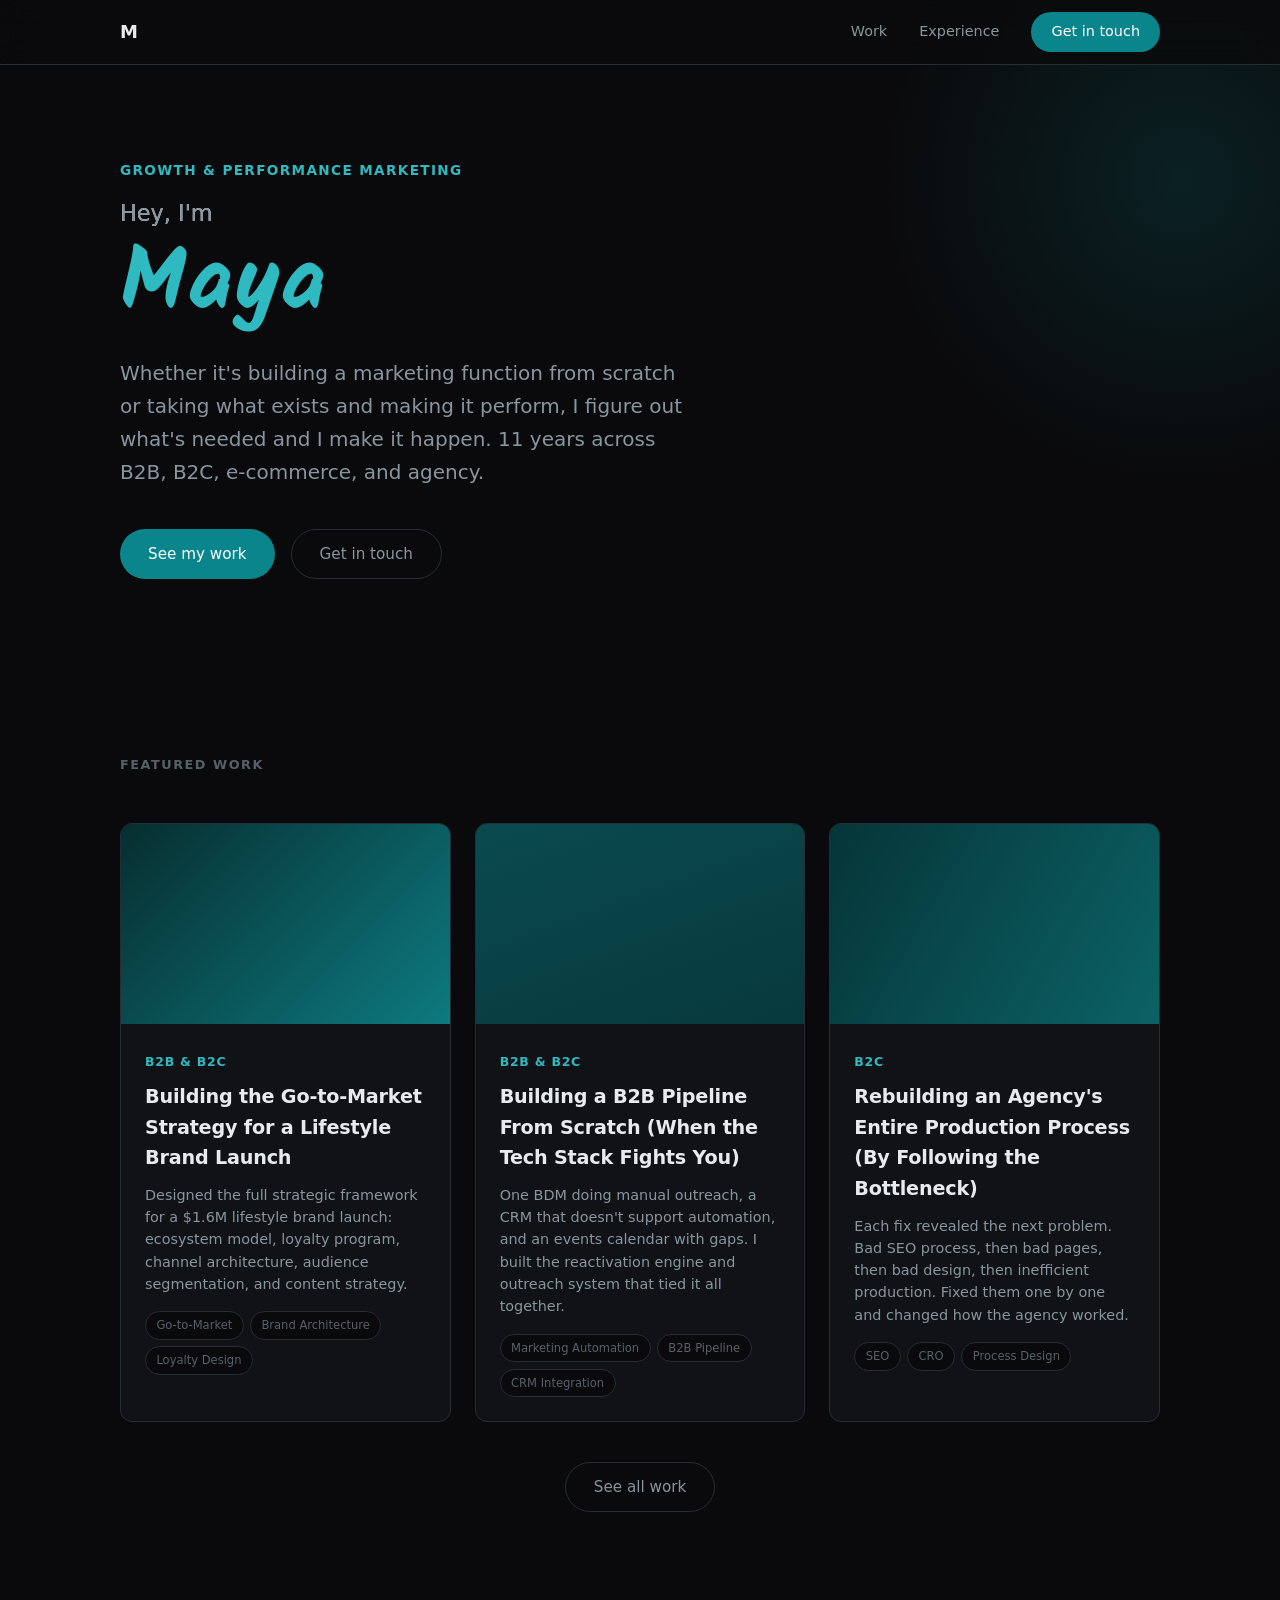
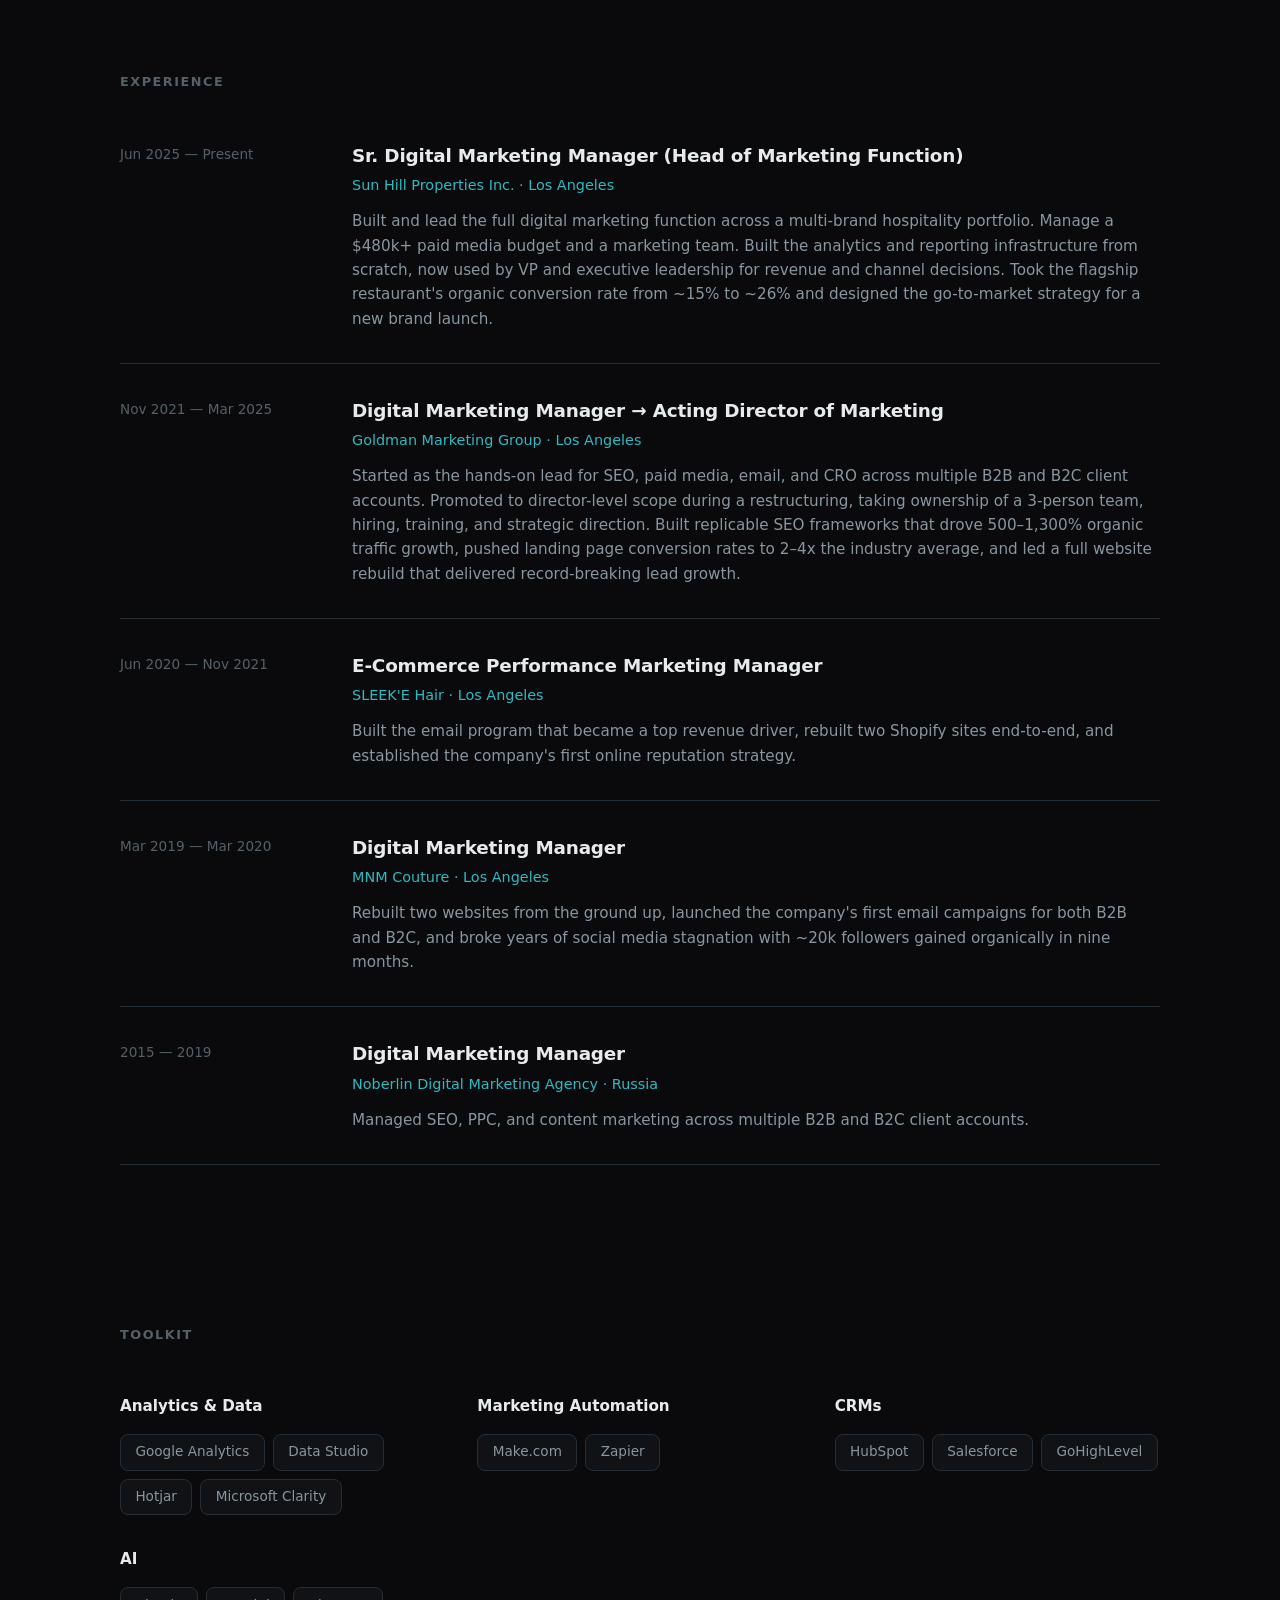
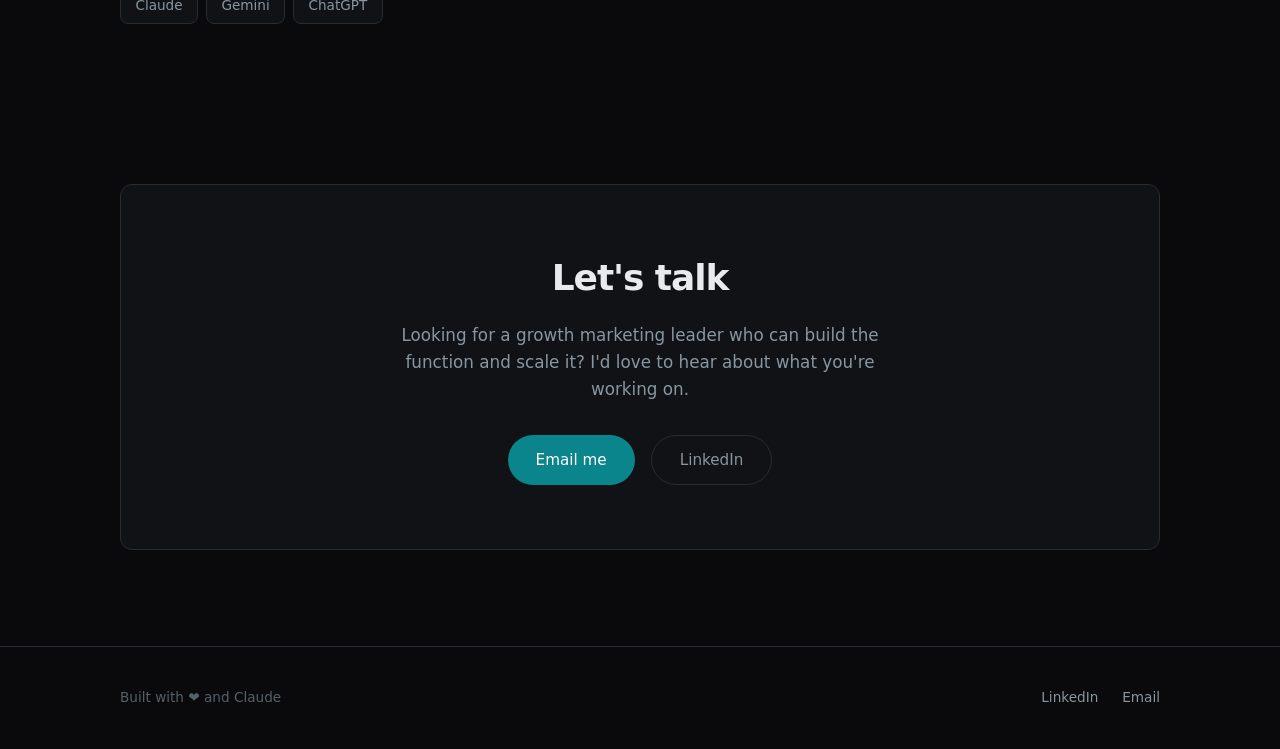
<file: index.html>
<!DOCTYPE html>
<html lang="en">
<head>
  <meta charset="UTF-8">
  <meta name="viewport" content="width=device-width, initial-scale=1.0">
  <meta name="description" content="Maya Plastinina — Growth & performance marketer. 11 years across B2B, B2C, e-commerce, and agency.">
  <title>Maya Plastinina — Growth Marketing Leader</title>
  <link rel="stylesheet" href="style.css">
  <link rel="icon" href="data:image/svg+xml,<svg xmlns='http://www.w3.org/2000/svg' viewBox='0 0 32 32'><rect width='32' height='32' rx='8' fill='%230A858C'/><text x='16' y='22' font-family='system-ui' font-weight='700' font-size='16' fill='white' text-anchor='middle'>M</text></svg>">
</head>
<body>
<nav class="nav">
  <div class="container nav-inner">
    <a href="#" class="nav-logo">M</a>
    <div class="nav-links">
      <a href="work.html">Work</a>
      <a href="#experience">Experience</a>
      <a href="#contact" class="nav-cta">Get in touch</a>
    </div>
  </div>
</nav>

<!-- HERO -->
<section class="hero">
  <div class="container">
    <div class="hero-eyebrow">Growth &amp; Performance Marketing</div>
    <h1 class="hero-title">
      <span class="hero-greeting">Hey, I'm</span>
      <span class="hero-name">Maya</span>
    </h1>
    <p class="hero-sub">
      Whether it's building a marketing function from scratch or taking what exists and making it perform, I figure out what's needed and I make it happen. 11 years across B2B, B2C, e-commerce, and agency.
    </p>
    <div class="hero-actions">
      <a href="#work" class="btn btn-primary">See my work</a>
      <a href="#contact" class="btn btn-ghost">Get in touch</a>
    </div>
  </div>
  <div class="hero-glow"></div>
</section>

<!-- WORK -->
<section class="section" id="work">
  <div class="container">
    <h2 class="section-label">Featured Work</h2>
    <div class="work-grid">
      <a href="work/gtm-strategy.html" class="work-card">
        <div class="work-card-cover"><div class="cover-pattern cover-1"></div></div>
        <div class="work-card-body">
          <span class="work-card-company">B2B &amp; B2C</span>
          <h3 class="work-card-title">Building the Go-to-Market Strategy for a Lifestyle Brand Launch</h3>
          <p class="work-card-desc">Designed the full strategic framework for a $1.6M lifestyle brand launch: ecosystem model, loyalty program, channel architecture, audience segmentation, and content strategy.</p>
          <div class="work-card-tags">
            <span class="tag-sm">Go-to-Market</span>
            <span class="tag-sm">Brand Architecture</span>
            <span class="tag-sm">Loyalty Design</span>
          </div>
        </div>
      </a>
      <a href="work/b2b-pipeline.html" class="work-card">
        <div class="work-card-cover"><div class="cover-pattern cover-2"></div></div>
        <div class="work-card-body">
          <span class="work-card-company">B2B &amp; B2C</span>
          <h3 class="work-card-title">Building a B2B Pipeline From Scratch (When the Tech Stack Fights You)</h3>
          <p class="work-card-desc">One BDM doing manual outreach, a CRM that doesn't support automation, and an events calendar with gaps. I built the reactivation engine and outreach system that tied it all together.</p>
          <div class="work-card-tags">
            <span class="tag-sm">Marketing Automation</span>
            <span class="tag-sm">B2B Pipeline</span>
            <span class="tag-sm">CRM Integration</span>
          </div>
        </div>
      </a>
      <a href="work/agency-process.html" class="work-card">
        <div class="work-card-cover"><div class="cover-pattern cover-3"></div></div>
        <div class="work-card-body">
          <span class="work-card-company">B2C</span>
          <h3 class="work-card-title">Rebuilding an Agency's Entire Production Process (By Following the Bottleneck)</h3>
          <p class="work-card-desc">Each fix revealed the next problem. Bad SEO process, then bad pages, then bad design, then inefficient production. Fixed them one by one and changed how the agency worked.</p>
          <div class="work-card-tags">
            <span class="tag-sm">SEO</span>
            <span class="tag-sm">CRO</span>
            <span class="tag-sm">Process Design</span>
          </div>
        </div>
      </a>
    </div>
    <div style="text-align: center; margin-top: 2.5rem;">
      <a href="work.html" class="btn btn-ghost">See all work</a>
    </div>
  </div>
</section>

<!-- EXPERIENCE -->
<section class="section" id="experience">
  <div class="container">
    <h2 class="section-label">Experience</h2>
    <div class="timeline">
      <div class="timeline-item">
        <div class="timeline-meta"><span class="timeline-date">Jun 2025 — Present</span></div>
        <div class="timeline-content">
          <h3>Sr. Digital Marketing Manager (Head of Marketing Function)</h3>
          <p class="timeline-company">Sun Hill Properties Inc. · Los Angeles</p>
          <p class="timeline-desc">Built and lead the full digital marketing function across a multi-brand hospitality portfolio. Manage a $480k+ paid media budget and a marketing team. Built the analytics and reporting infrastructure from scratch, now used by VP and executive leadership for revenue and channel decisions. Took the flagship restaurant's organic conversion rate from ~15% to ~26% and designed the go-to-market strategy for a new brand launch.</p>
        </div>
      </div>
      <div class="timeline-item">
        <div class="timeline-meta"><span class="timeline-date">Nov 2021 — Mar 2025</span></div>
        <div class="timeline-content">
          <h3>Digital Marketing Manager → Acting Director of Marketing</h3>
          <p class="timeline-company">Goldman Marketing Group · Los Angeles</p>
          <p class="timeline-desc">Started as the hands-on lead for SEO, paid media, email, and CRO across multiple B2B and B2C client accounts. Promoted to director-level scope during a restructuring, taking ownership of a 3-person team, hiring, training, and strategic direction. Built replicable SEO frameworks that drove 500–1,300% organic traffic growth, pushed landing page conversion rates to 2–4x the industry average, and led a full website rebuild that delivered record-breaking lead growth.</p>
        </div>
      </div>
      <div class="timeline-item">
        <div class="timeline-meta"><span class="timeline-date">Jun 2020 — Nov 2021</span></div>
        <div class="timeline-content">
          <h3>E-Commerce Performance Marketing Manager</h3>
          <p class="timeline-company">SLEEK'E Hair · Los Angeles</p>
          <p class="timeline-desc">Built the email program that became a top revenue driver, rebuilt two Shopify sites end-to-end, and established the company's first online reputation strategy.</p>
        </div>
      </div>
      <div class="timeline-item">
        <div class="timeline-meta"><span class="timeline-date">Mar 2019 — Mar 2020</span></div>
        <div class="timeline-content">
          <h3>Digital Marketing Manager</h3>
          <p class="timeline-company">MNM Couture · Los Angeles</p>
          <p class="timeline-desc">Rebuilt two websites from the ground up, launched the company's first email campaigns for both B2B and B2C, and broke years of social media stagnation with ~20k followers gained organically in nine months.</p>
        </div>
      </div>
      <div class="timeline-item">
        <div class="timeline-meta"><span class="timeline-date">2015 — 2019</span></div>
        <div class="timeline-content">
          <h3>Digital Marketing Manager</h3>
          <p class="timeline-company">Noberlin Digital Marketing Agency · Russia</p>
          <p class="timeline-desc">Managed SEO, PPC, and content marketing across multiple B2B and B2C client accounts.</p>
        </div>
      </div>
    </div>
  </div>
</section>

<!-- TOOLKIT -->
<section class="section" id="toolkit">
  <div class="container">
    <h2 class="section-label">Toolkit</h2>
    <div class="toolkit-grid">
      <div class="toolkit-group">
        <h3 class="toolkit-cat">Analytics &amp; Data</h3>
        <div class="toolkit-items"><span>Google Analytics</span><span>Data Studio</span><span>Hotjar</span><span>Microsoft Clarity</span></div>
      </div>
      <div class="toolkit-group">
        <h3 class="toolkit-cat">Marketing Automation</h3>
        <div class="toolkit-items"><span>Make.com</span><span>Zapier</span></div>
      </div>
      <div class="toolkit-group">
        <h3 class="toolkit-cat">CRMs</h3>
        <div class="toolkit-items"><span>HubSpot</span><span>Salesforce</span><span>GoHighLevel</span></div>
      </div>
      <div class="toolkit-group">
        <h3 class="toolkit-cat">AI</h3>
        <div class="toolkit-items"><span>Claude</span><span>Gemini</span><span>ChatGPT</span></div>
      </div>
    </div>
  </div>
</section>

<!-- CONTACT -->
<section class="section section-cta" id="contact">
  <div class="container">
    <div class="cta-box">
      <h2 class="cta-title">Let's talk</h2>
      <p class="cta-desc">Looking for a growth marketing leader who can build the function and scale it? I'd love to hear about what you're working on.</p>
      <div class="cta-actions">
        <a href="mailto:plastininamaya@gmail.com" class="btn btn-primary">Email me</a>
        <a href="https://www.linkedin.com/in/maya-plastinina/" target="_blank" rel="noopener" class="btn btn-ghost">LinkedIn</a>
      </div>
    </div>
  </div>
</section>

<footer class="footer">
  <div class="container footer-inner">
    <p class="footer-text">Built with ❤️ and Claude</p>
    <div class="footer-links">
      <a href="https://www.linkedin.com/in/maya-plastinina/" target="_blank" rel="noopener">LinkedIn</a>
      <a href="mailto:plastininamaya@gmail.com">Email</a>
    </div>
  </div>
</footer>
</body>
</html>
</file>
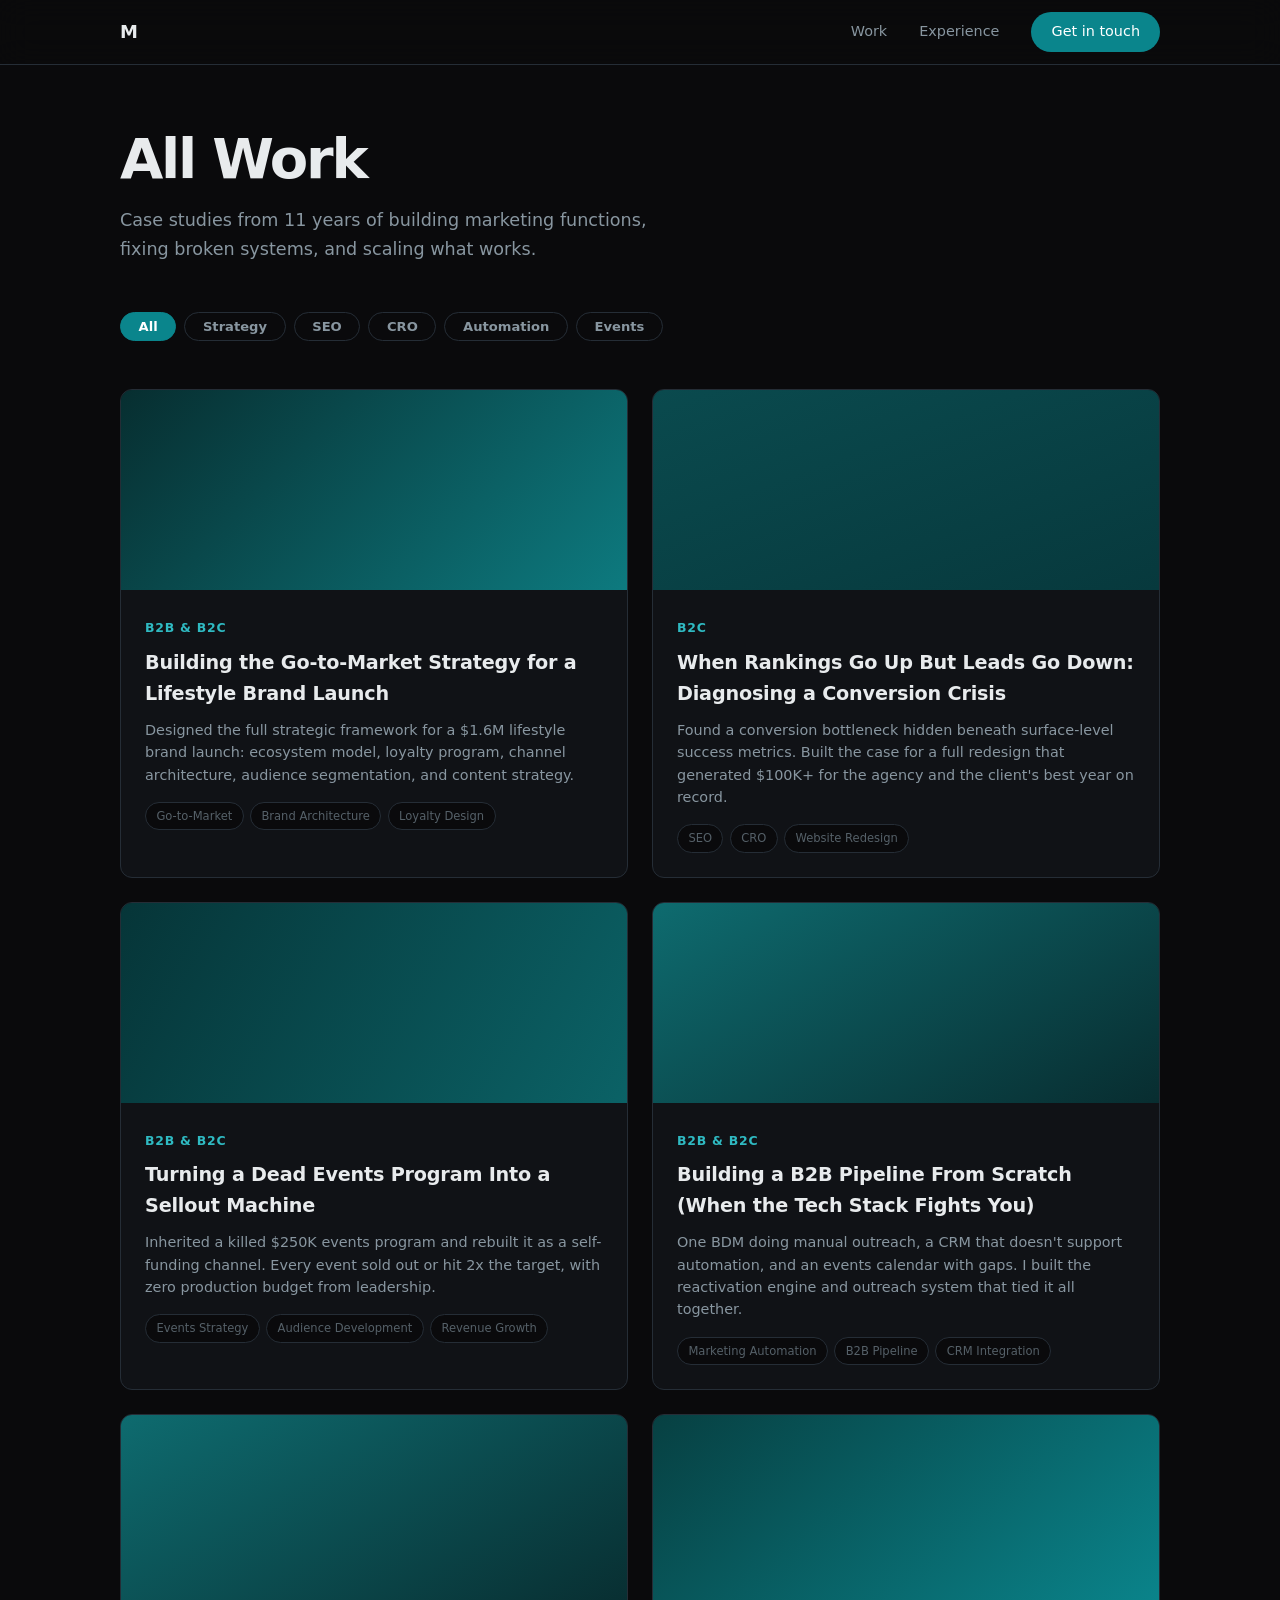
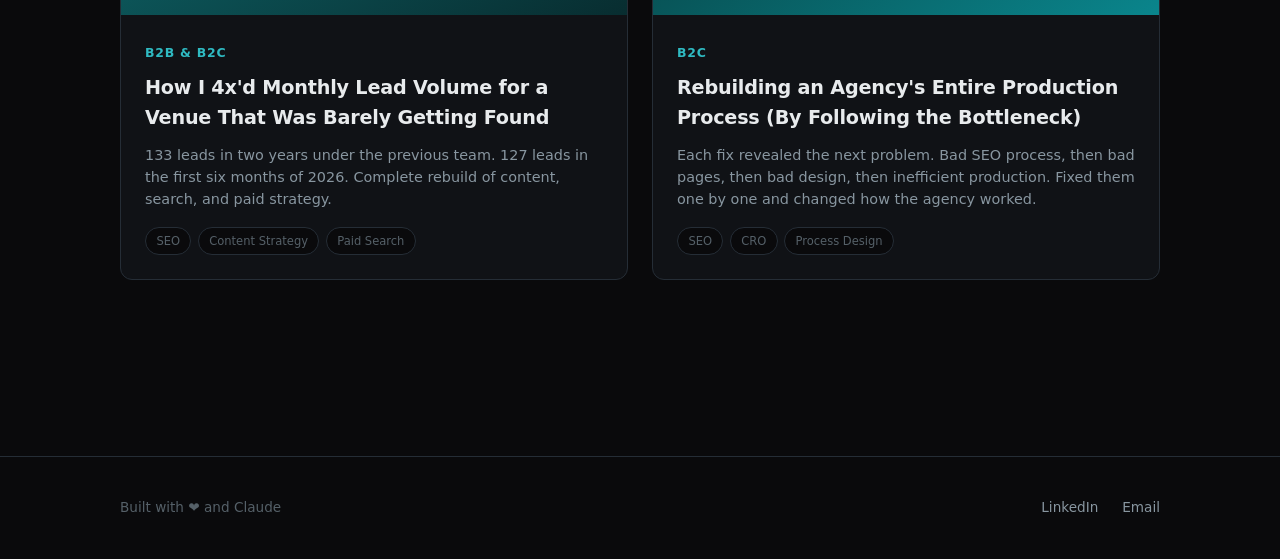
<file: work.html>
<!DOCTYPE html>
<html lang="en">
<head>
  <meta charset="UTF-8">
  <meta name="viewport" content="width=device-width, initial-scale=1.0">
  <title>All Work — Maya Plastinina</title>
  <link rel="stylesheet" href="style.css">
  <link rel="icon" href="data:image/svg+xml,<svg xmlns='http://www.w3.org/2000/svg' viewBox='0 0 32 32'><rect width='32' height='32' rx='8' fill='%230A858C'/><text x='16' y='22' font-family='system-ui' font-weight='700' font-size='16' fill='white' text-anchor='middle'>M</text></svg>">
  <style>
/* PAGE HEADER */
.page-header { padding: 8rem 0 3rem; }
.page-title { font-size: clamp(2.25rem, 6vw, 3.5rem); font-weight: 800; letter-spacing: -0.04em; line-height: 1.1; margin-bottom: 1rem; }
.page-sub { font-size: 1.1rem; color: var(--text-muted); max-width: 540px; line-height: 1.65; }

/* FILTERS */
.filters { display: flex; flex-wrap: wrap; gap: 0.5rem; padding-bottom: 3rem; }
.filter-btn {
  padding: 0.4rem 1.1rem; border-radius: 100px; font-size: 0.82rem; font-weight: 600;
  border: 1px solid var(--border); background: transparent; color: var(--text-muted);
  cursor: pointer; font-family: var(--font); transition: all 0.2s;
}
.filter-btn:hover { border-color: var(--text-muted); color: var(--text); }
.filter-btn.active { background: var(--accent); color: white; border-color: var(--accent); }

/* WORK GRID */
.work-grid { display: grid; grid-template-columns: repeat(auto-fill, minmax(340px, 1fr)); gap: 1.5rem; padding-bottom: 5rem; }
.work-card {
  display: block; background: var(--bg-raised); border: 1px solid var(--border);
  border-radius: var(--radius); overflow: hidden; transition: border-color 0.2s, transform 0.2s, opacity 0.3s;
}
.work-card:hover { border-color: var(--accent); transform: translateY(-2px); }
.work-card.hidden { display: none; }
.work-card-cover { height: 200px; background: var(--surface); overflow: hidden; }
.work-card-placeholder { width: 100%; height: 100%; background: linear-gradient(135deg, var(--surface) 0%, var(--bg-hover) 100%); }
.work-card-body { padding: 1.5rem; }
.work-card-company { font-size: 0.78rem; font-weight: 600; color: var(--accent-light); text-transform: uppercase; letter-spacing: 0.06em; }
.work-card-title { font-size: 1.2rem; font-weight: 700; margin: 0.5rem 0 0.6rem; letter-spacing: -0.01em; }
.work-card-desc { font-size: 0.9rem; color: var(--text-muted); line-height: 1.55; }
.work-card-tags { display: flex; flex-wrap: wrap; gap: 0.4rem; margin-top: 1rem; }
.tag-sm { font-size: 0.72rem; font-weight: 500; color: var(--text-dim); background: var(--bg); padding: 0.25rem 0.65rem; border-radius: 100px; border: 1px solid var(--border); }

/* EMPTY STATE */
.empty-state { text-align: center; padding: 4rem 0; color: var(--text-dim); font-size: 0.95rem; display: none; }

.footer { border-top: 1px solid var(--border); padding: 2.5rem 0; }
.footer-inner { display: flex; align-items: center; justify-content: space-between; }
.footer-text { color: var(--text-dim); font-size: 0.85rem; }
.footer-links { display: flex; gap: 1.5rem; font-size: 0.85rem; color: var(--text-muted); }
.footer-links a:hover { color: var(--text); }

@media (max-width: 768px) {
  .work-grid { grid-template-columns: 1fr; }
  .page-header { padding: 7rem 0 2rem; }
}
@media (max-width: 640px) {
  .nav-links a:not(.nav-cta) { display: none; }
  .footer-inner { flex-direction: column; gap: 1rem; text-align: center; }
}

  </style>
</head>
<body>
<nav class="nav">
  <div class="container nav-inner">
    <a href="index.html" class="nav-logo">M</a>
    <div class="nav-links">
      <a href="work.html">Work</a>
      <a href="index.html#experience">Experience</a>
      <a href="index.html#contact" class="nav-cta">Get in touch</a>
    </div>
  </div>
</nav>

<div class="container">

  <header class="page-header">
    <h1 class="page-title">All Work</h1>
    <p class="page-sub">Case studies from 11 years of building marketing functions, fixing broken systems, and scaling what works.</p>
  </header>

  <div class="filters">
    <button class="filter-btn active" onclick="filter('all')">All</button>
    <button class="filter-btn" onclick="filter('strategy')">Strategy</button>
    <button class="filter-btn" onclick="filter('seo')">SEO</button>
    <button class="filter-btn" onclick="filter('cro')">CRO</button>
    <button class="filter-btn" onclick="filter('automation')">Automation</button>
    <button class="filter-btn" onclick="filter('events')">Events</button>
  </div>

  <div class="work-grid" id="workGrid">

    <!-- GTM Strategy -->
    <a href="work/gtm-strategy.html" class="work-card" data-tags="strategy">
      <div class="work-card-cover"><div class="cover-pattern cover-1"></div></div>
      <div class="work-card-body">
        <span class="work-card-company">B2B &amp; B2C</span>
        <h3 class="work-card-title">Building the Go-to-Market Strategy for a Lifestyle Brand Launch</h3>
        <p class="work-card-desc">Designed the full strategic framework for a $1.6M lifestyle brand launch: ecosystem model, loyalty program, channel architecture, audience segmentation, and content strategy.</p>
        <div class="work-card-tags">
          <span class="tag-sm">Go-to-Market</span>
          <span class="tag-sm">Brand Architecture</span>
          <span class="tag-sm">Loyalty Design</span>
        </div>
      </div>
    </a>

    <!-- Conversion Crisis -->
    <a href="work/conversion-crisis.html" class="work-card" data-tags="seo,cro">
      <div class="work-card-cover"><div class="cover-pattern cover-2"></div></div>
      <div class="work-card-body">
        <span class="work-card-company">B2C</span>
        <h3 class="work-card-title">When Rankings Go Up But Leads Go Down: Diagnosing a Conversion Crisis</h3>
        <p class="work-card-desc">Found a conversion bottleneck hidden beneath surface-level success metrics. Built the case for a full redesign that generated $100K+ for the agency and the client's best year on record.</p>
        <div class="work-card-tags">
          <span class="tag-sm">SEO</span>
          <span class="tag-sm">CRO</span>
          <span class="tag-sm">Website Redesign</span>
        </div>
      </div>
    </a>

    <!-- Events -->
    <a href="work/events-program.html" class="work-card" data-tags="events,strategy">
      <div class="work-card-cover"><div class="cover-pattern cover-3"></div></div>
      <div class="work-card-body">
        <span class="work-card-company">B2B &amp; B2C</span>
        <h3 class="work-card-title">Turning a Dead Events Program Into a Sellout Machine</h3>
        <p class="work-card-desc">Inherited a killed $250K events program and rebuilt it as a self-funding channel. Every event sold out or hit 2x the target, with zero production budget from leadership.</p>
        <div class="work-card-tags">
          <span class="tag-sm">Events Strategy</span>
          <span class="tag-sm">Audience Development</span>
          <span class="tag-sm">Revenue Growth</span>
        </div>
      </div>
    </a>

    <!-- B2B Pipeline -->
    <a href="work/b2b-pipeline.html" class="work-card" data-tags="automation,strategy">
      <div class="work-card-cover"><div class="cover-pattern cover-4"></div></div>
      <div class="work-card-body">
        <span class="work-card-company">B2B &amp; B2C</span>
        <h3 class="work-card-title">Building a B2B Pipeline From Scratch (When the Tech Stack Fights You)</h3>
        <p class="work-card-desc">One BDM doing manual outreach, a CRM that doesn't support automation, and an events calendar with gaps. I built the reactivation engine and outreach system that tied it all together.</p>
        <div class="work-card-tags">
          <span class="tag-sm">Marketing Automation</span>
          <span class="tag-sm">B2B Pipeline</span>
          <span class="tag-sm">CRM Integration</span>
        </div>
      </div>
    </a>

    <!-- Venue Leads -->
    <a href="work/venue-leads.html" class="work-card" data-tags="seo,cro">
      <div class="work-card-cover"><div class="cover-pattern cover-4"></div></div>
      <div class="work-card-body">
        <span class="work-card-company">B2B &amp; B2C</span>
        <h3 class="work-card-title">How I 4x'd Monthly Lead Volume for a Venue That Was Barely Getting Found</h3>
        <p class="work-card-desc">133 leads in two years under the previous team. 127 leads in the first six months of 2026. Complete rebuild of content, search, and paid strategy.</p>
        <div class="work-card-tags">
          <span class="tag-sm">SEO</span>
          <span class="tag-sm">Content Strategy</span>
          <span class="tag-sm">Paid Search</span>
        </div>
      </div>
    </a>

    <!-- Agency Process -->
    <a href="work/agency-process.html" class="work-card" data-tags="seo,cro">
      <div class="work-card-cover"><div class="cover-pattern cover-5"></div></div>
      <div class="work-card-body">
        <span class="work-card-company">B2C</span>
        <h3 class="work-card-title">Rebuilding an Agency's Entire Production Process (By Following the Bottleneck)</h3>
        <p class="work-card-desc">Each fix revealed the next problem. Bad SEO process, then bad pages, then bad design, then inefficient production. Fixed them one by one and changed how the agency worked.</p>
        <div class="work-card-tags">
          <span class="tag-sm">SEO</span>
          <span class="tag-sm">CRO</span>
          <span class="tag-sm">Process Design</span>
        </div>
      </div>
    </a>

  </div>

  <div class="empty-state" id="emptyState">No case studies match that filter.</div>

</div>

<footer class="footer">
  <div class="container footer-inner">
    <p class="footer-text">Built with ❤️ and Claude</p>
    <div class="footer-links">
      <a href="https://www.linkedin.com/in/maya-plastinina/" target="_blank" rel="noopener">LinkedIn</a>
      <a href="mailto:plastininamaya@gmail.com">Email</a>
    </div>
  </div>
</footer>

<script>
function filter(tag) {
  document.querySelectorAll('.filter-btn').forEach(b => b.classList.remove('active'));
  event.target.classList.add('active');

  const cards = document.querySelectorAll('.work-card');
  let visible = 0;

  cards.forEach(card => {
    if (tag === 'all') {
      card.classList.remove('hidden');
      visible++;
    } else {
      const tags = card.dataset.tags.split(',');
      if (tags.includes(tag)) {
        card.classList.remove('hidden');
        visible++;
      } else {
        card.classList.add('hidden');
      }
    }
  });

  document.getElementById('emptyState').style.display = visible === 0 ? 'block' : 'none';
}
</script>
</body>
</html>
</file>
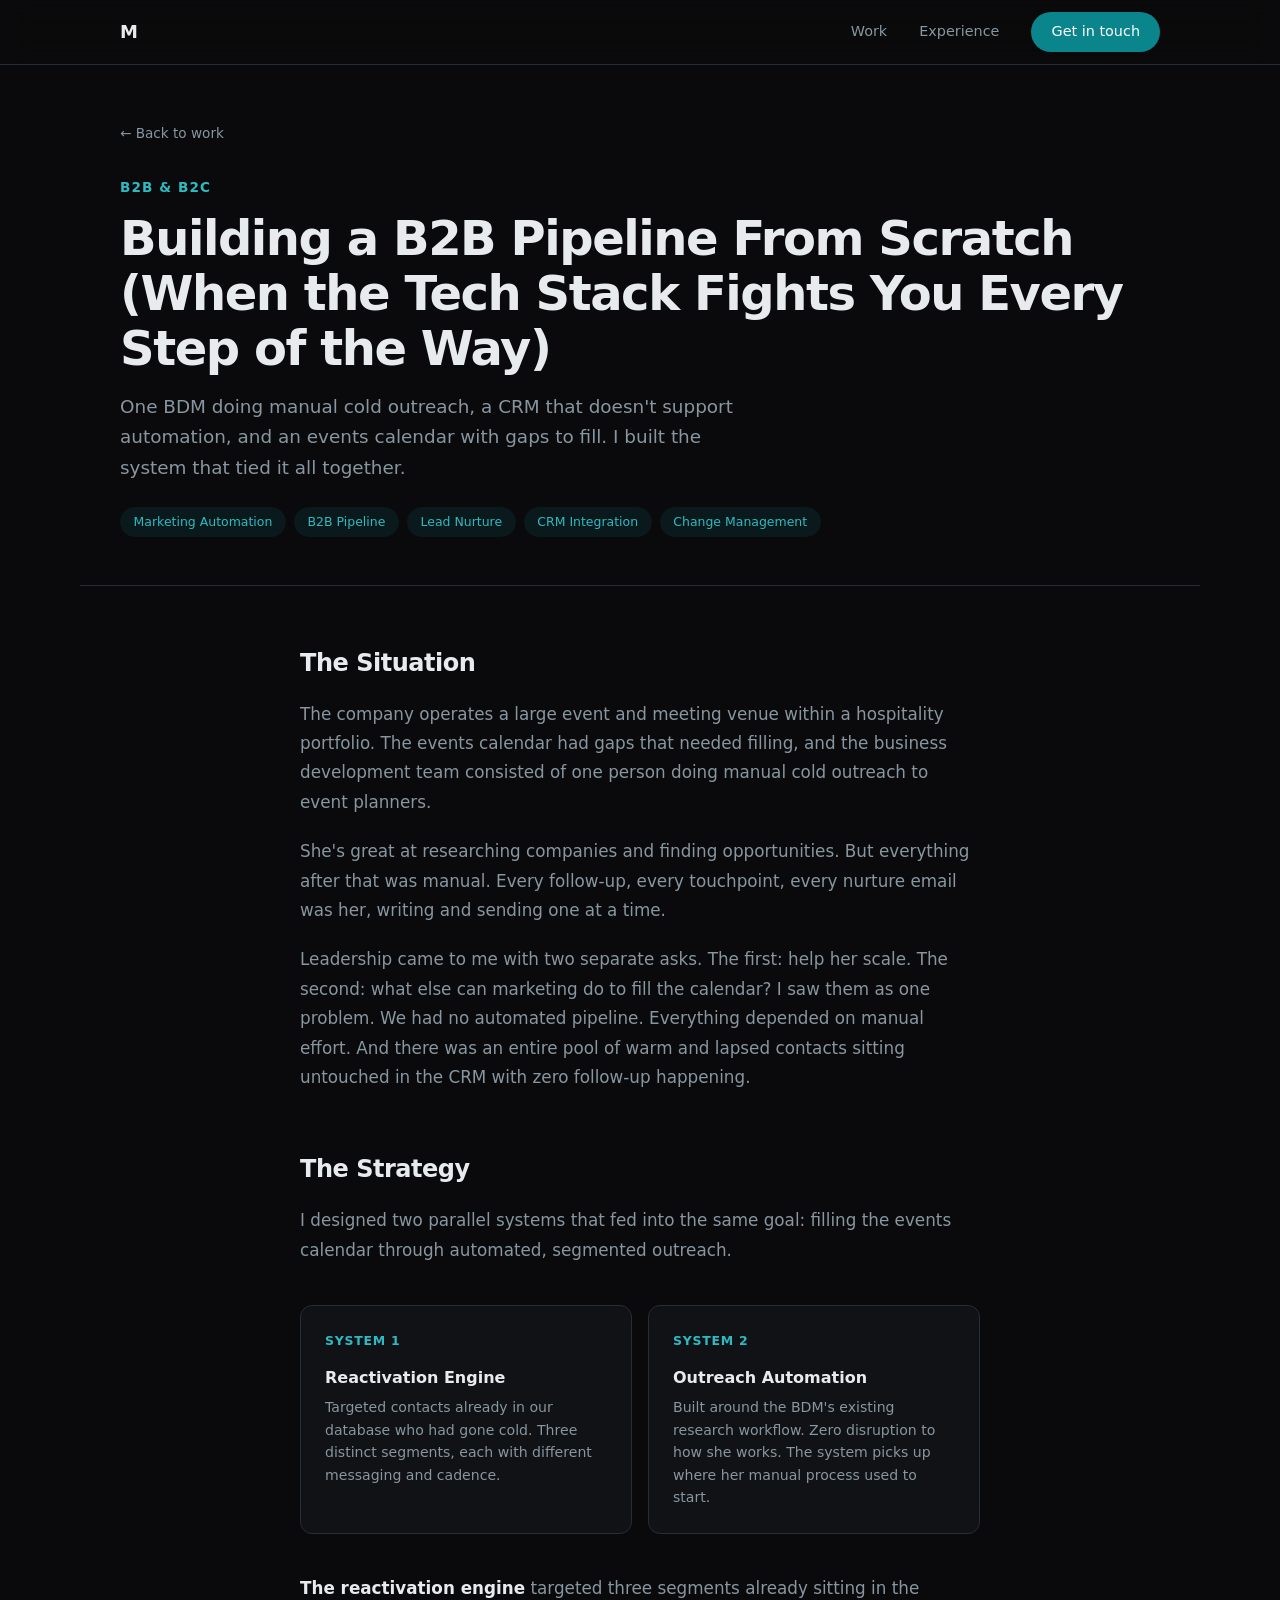
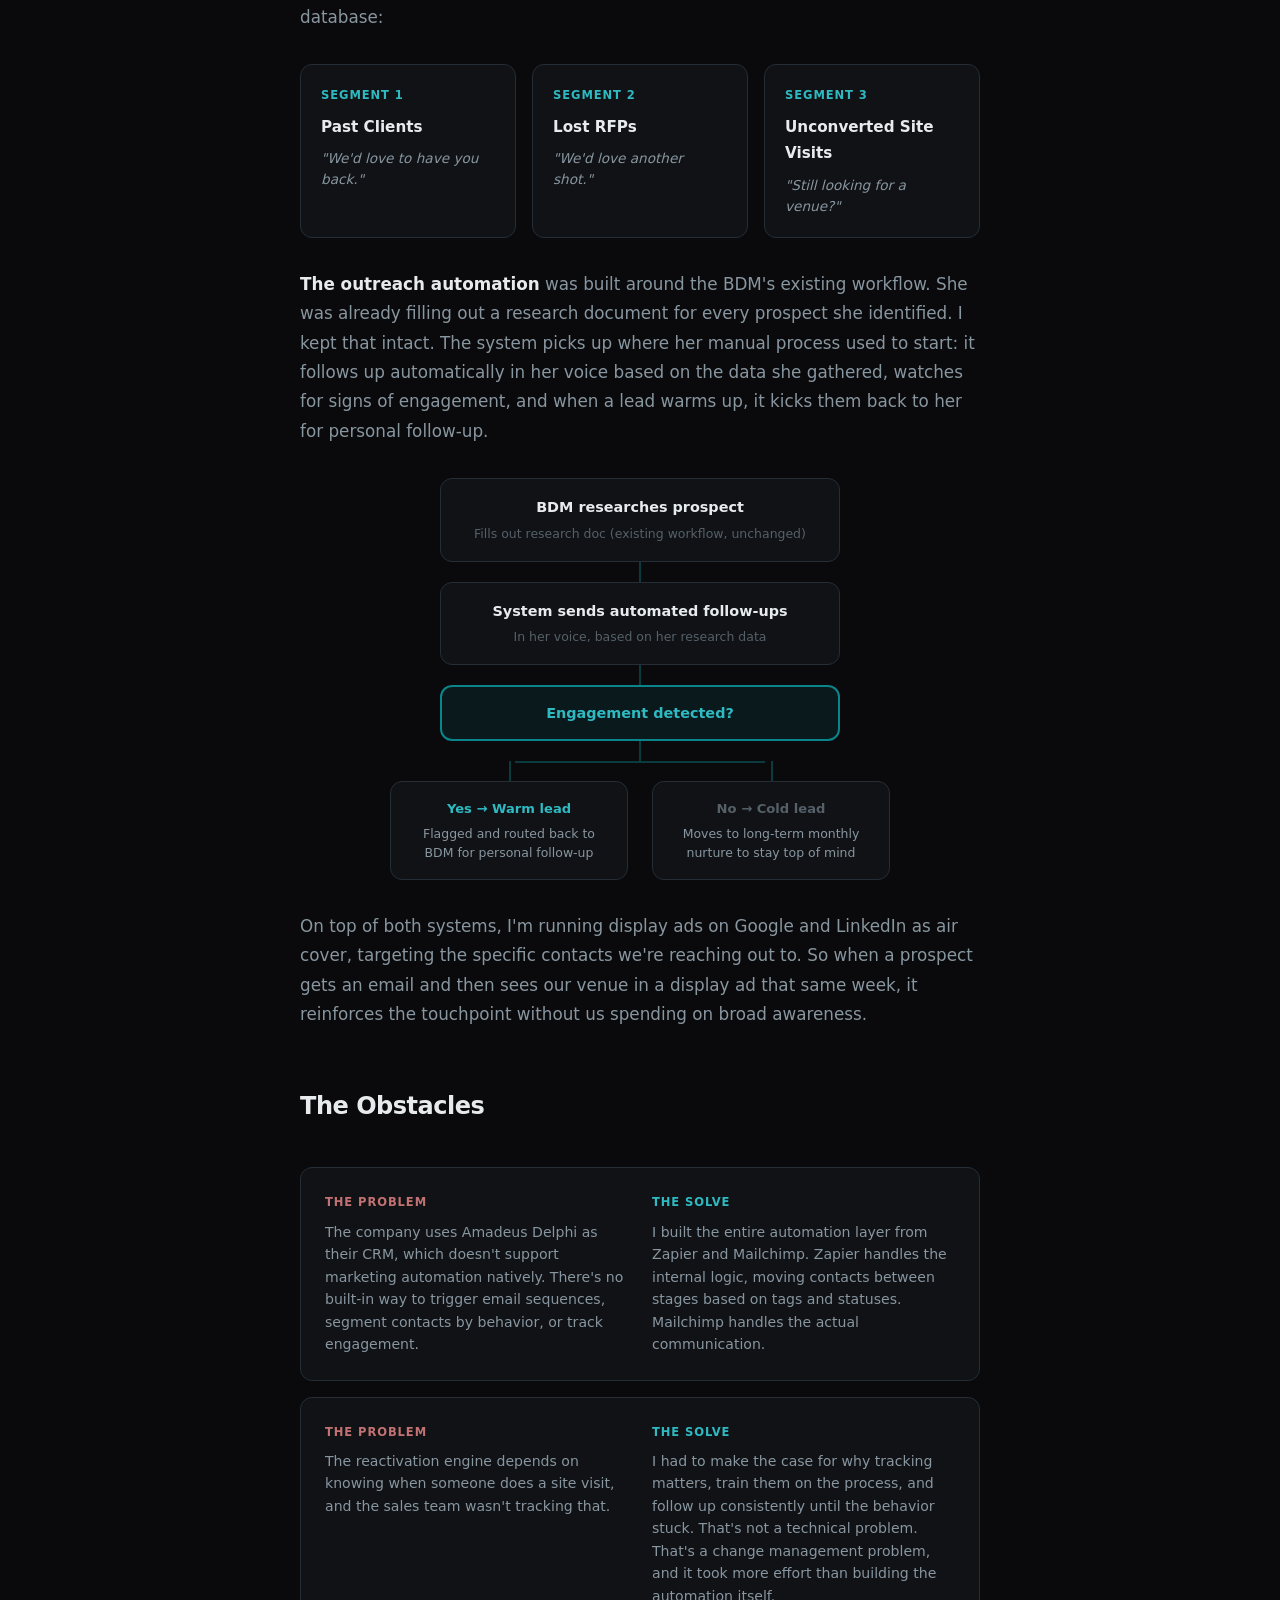
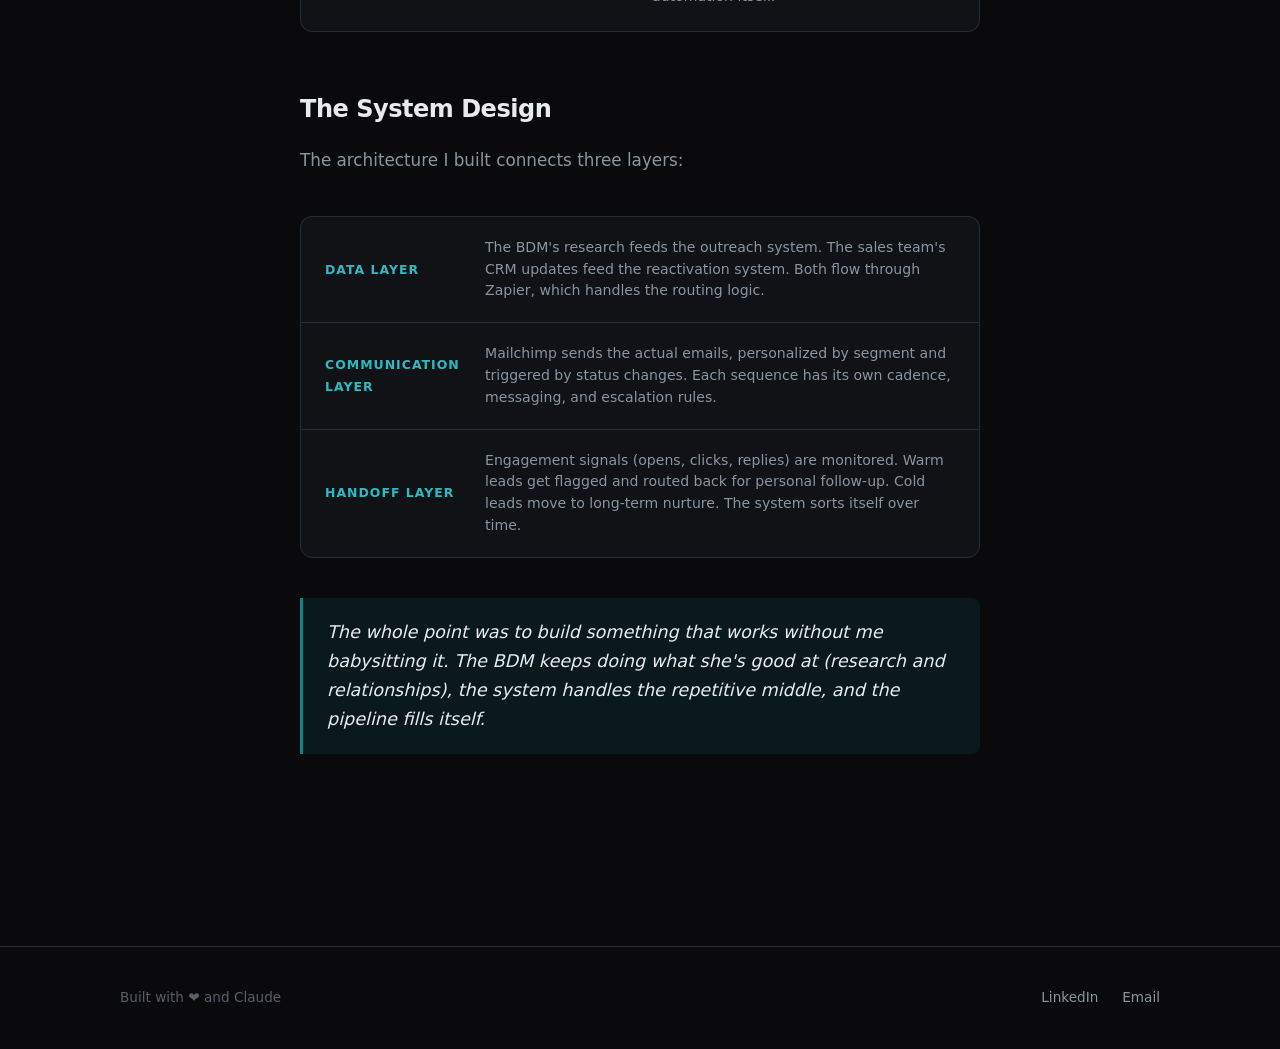
<file: work/b2b-pipeline.html>
<!DOCTYPE html>
<html lang="en">
<head>
  <meta charset="UTF-8">
  <meta name="viewport" content="width=device-width, initial-scale=1.0">
  <title>Building a B2B Pipeline From Scratch — Maya Plastinina</title>
  <link rel="stylesheet" href="../style.css">
  <link rel="icon" href="data:image/svg+xml,<svg xmlns='http://www.w3.org/2000/svg' viewBox='0 0 32 32'><rect width='32' height='32' rx='8' fill='%230A858C'/><text x='16' y='22' font-family='system-ui' font-weight='700' font-size='16' fill='white' text-anchor='middle'>M</text></svg>">
  <style>
.case-study { padding-top: 64px; }
.case-header { padding-top: 3.5rem; padding-bottom: 3rem; border-bottom: 1px solid var(--border); margin-bottom: 3rem; }
.back-link { display: inline-block; font-size: 0.85rem; color: var(--text-muted); margin-bottom: 2rem; transition: color 0.2s; }
.back-link:hover { color: var(--accent-light); }
.case-company { font-size: 0.85rem; font-weight: 600; color: var(--accent-light); text-transform: uppercase; letter-spacing: 0.08em; margin-bottom: 0.75rem; }
.case-title { font-size: clamp(2rem, 5vw, 3rem); font-weight: 700; letter-spacing: -0.03em; line-height: 1.15; margin-bottom: 1rem; }
.case-desc { font-size: 1.15rem; color: var(--text-muted); max-width: 640px; line-height: 1.65; }
.case-tags { display: flex; flex-wrap: wrap; gap: 0.5rem; margin-top: 1.5rem; }
.tag { font-size: 0.78rem; font-weight: 500; color: var(--accent-light); background: var(--accent-subtle); padding: 0.3rem 0.85rem; border-radius: 100px; }

.case-body { max-width: 760px; font-size: 1.05rem; line-height: 1.75; color: var(--text-muted); padding-bottom: 4rem; }
.case-body h2 { font-size: 1.5rem; font-weight: 700; color: var(--text); margin: 3.5rem 0 1rem; letter-spacing: -0.02em; }
.case-body p { margin-bottom: 1.25rem; }
.case-body strong { color: var(--text); font-weight: 600; }

.callout { border-left: 3px solid var(--accent); padding: 1.25rem 1.5rem; margin: 2rem 0; background: var(--accent-subtle); border-radius: 0 var(--radius-sm) var(--radius-sm) 0; font-size: 1.1rem; color: var(--text); line-height: 1.65; font-style: italic; }

.wide { max-width: 900px; margin-left: auto; margin-right: auto; }

/* SEGMENT CARDS */
.segment-cards { display: grid; grid-template-columns: repeat(3, 1fr); gap: 1rem; margin: 2rem 0; }
.segment-card { background: var(--bg-raised); border: 1px solid var(--border); border-radius: var(--radius); padding: 1.25rem; }
.segment-label { font-size: 0.72rem; font-weight: 700; text-transform: uppercase; letter-spacing: 0.08em; color: var(--accent-light); margin-bottom: 0.5rem; }
.segment-who { font-size: 0.95rem; font-weight: 600; color: var(--text); margin-bottom: 0.5rem; }
.segment-msg { font-size: 0.85rem; color: var(--text-muted); line-height: 1.55; font-style: italic; }

/* TWO SYSTEMS */
.systems-grid { display: grid; grid-template-columns: 1fr 1fr; gap: 1rem; margin: 2.5rem 0; }
.system-card { background: var(--bg-raised); border: 1px solid var(--border); border-radius: var(--radius); padding: 1.5rem; }
.system-card-title { font-size: 1rem; font-weight: 700; color: var(--text); margin-bottom: 0.25rem; }
.system-card-sub { font-size: 0.78rem; color: var(--accent-light); font-weight: 600; text-transform: uppercase; letter-spacing: 0.06em; margin-bottom: 0.75rem; }
.system-card-desc { font-size: 0.88rem; color: var(--text-muted); line-height: 1.6; }

/* OBSTACLE CARDS */
.obstacle-cards { display: flex; flex-direction: column; gap: 1rem; margin: 2.5rem 0; }
.obstacle-card { background: var(--bg-raised); border: 1px solid var(--border); border-radius: var(--radius); padding: 1.5rem; display: grid; grid-template-columns: 1fr 1fr; gap: 1.5rem; }
.obstacle-problem { }
.obstacle-solve { }
.obstacle-heading { font-size: 0.72rem; font-weight: 700; text-transform: uppercase; letter-spacing: 0.08em; margin-bottom: 0.5rem; }
.obstacle-heading.prob { color: #c27272; }
.obstacle-heading.sol { color: var(--accent-light); }
.obstacle-text { font-size: 0.88rem; color: var(--text-muted); line-height: 1.6; }

/* ARCHITECTURE DIAGRAM */
.arch-stack { display: flex; flex-direction: column; gap: 0; margin: 2.5rem 0; }
.arch-layer {
  background: var(--bg-raised); border: 1px solid var(--border); padding: 1.25rem 1.5rem;
  display: grid; grid-template-columns: 140px 1fr; gap: 1.25rem; align-items: center;
}
.arch-layer:first-child { border-radius: var(--radius) var(--radius) 0 0; }
.arch-layer:last-child { border-radius: 0 0 var(--radius) var(--radius); }
.arch-layer:not(:last-child) { border-bottom: none; }
.arch-layer-name { font-size: 0.78rem; font-weight: 700; text-transform: uppercase; letter-spacing: 0.08em; color: var(--accent-light); }
.arch-layer-desc { font-size: 0.88rem; color: var(--text-muted); line-height: 1.55; }
.arch-arrow { text-align: center; font-size: 1rem; color: var(--accent); opacity: 0.5; padding: 0.25rem 0; }

/* OUTREACH FLOWCHART */
.outreach-flow { margin: 2rem 0; display: flex; flex-direction: column; align-items: center; }
.of-box {
  background: var(--bg-raised); border: 1px solid var(--border); border-radius: var(--radius);
  padding: 1rem 1.5rem; text-align: center; width: 100%; max-width: 400px;
}
.of-box-label { font-size: 0.9rem; font-weight: 600; color: var(--text); }
.of-box-sub { font-size: 0.78rem; color: var(--text-dim); margin-top: 0.15rem; }
.of-connector { width: 2px; height: 20px; background: var(--accent); opacity: 0.4; }
.of-decision {
  background: var(--accent-subtle); border: 2px solid var(--accent); border-radius: var(--radius);
  padding: 0.85rem 1.5rem; text-align: center; width: 100%; max-width: 400px;
}
.of-decision-label { font-size: 0.9rem; font-weight: 700; color: var(--accent-light); }
.of-fork { display: grid; grid-template-columns: 1fr 1fr; gap: 1.5rem; width: 100%; max-width: 500px; position: relative; margin-top: 0; }
.of-fork::before { content: ''; position: absolute; top: 0; left: 25%; right: 25%; height: 2px; background: var(--accent); opacity: 0.4; }
.of-branch { position: relative; padding-top: 20px; text-align: center; }
.of-branch::before { content: ''; position: absolute; top: 0; left: 50%; width: 2px; height: 20px; background: var(--accent); opacity: 0.4; }
.of-branch-box { background: var(--bg-raised); border: 1px solid var(--border); border-radius: var(--radius); padding: 1rem; }
.of-branch-title { font-size: 0.82rem; font-weight: 700; margin-bottom: 0.25rem; }
.of-branch-title.warm { color: var(--accent-light); }
.of-branch-title.cold { color: var(--text-dim); }
.of-branch-desc { font-size: 0.78rem; color: var(--text-muted); line-height: 1.5; }

.footer { border-top: 1px solid var(--border); padding: 2.5rem 0; margin-top: 6rem; }
.footer-inner { display: flex; align-items: center; justify-content: space-between; }
.footer-text { color: var(--text-dim); font-size: 0.85rem; }
.footer-links { display: flex; gap: 1.5rem; font-size: 0.85rem; color: var(--text-muted); }
.footer-links a:hover { color: var(--text); }

@media (max-width: 768px) {
  .segment-cards { grid-template-columns: 1fr; }
  .systems-grid { grid-template-columns: 1fr; }
  .obstacle-card { grid-template-columns: 1fr; }
  .arch-layer { grid-template-columns: 1fr; gap: 0.5rem; }
}
@media (max-width: 640px) {
  .nav-links a:not(.nav-cta) { display: none; }
  .footer-inner { flex-direction: column; gap: 1rem; text-align: center; }
}

  </style>
</head>
<body>
<nav class="nav">
  <div class="container nav-inner">
    <a href="../" class="nav-logo">M</a>
    <div class="nav-links">
      <a href="../">Work</a>
      <a href="../">Experience</a>
      <a href="../" class="nav-cta">Get in touch</a>
    </div>
  </div>
</nav>

<article class="case-study">
  <header class="case-header container">
    <a href="../work.html" class="back-link">← Back to work</a>
    <p class="case-company">B2B &amp; B2C</p>
    <h1 class="case-title">Building a B2B Pipeline From Scratch (When the Tech Stack Fights You Every Step of the Way)</h1>
    <p class="case-desc">One BDM doing manual cold outreach, a CRM that doesn't support automation, and an events calendar with gaps to fill. I built the system that tied it all together.</p>
    <div class="case-tags">
      <span class="tag">Marketing Automation</span>
      <span class="tag">B2B Pipeline</span>
      <span class="tag">Lead Nurture</span>
      <span class="tag">CRM Integration</span>
      <span class="tag">Change Management</span>
    </div>
  </header>

  <div class="case-body container">

    <h2>The Situation</h2>
    <p>The company operates a large event and meeting venue within a hospitality portfolio. The events calendar had gaps that needed filling, and the business development team consisted of one person doing manual cold outreach to event planners.</p>
    <p>She's great at researching companies and finding opportunities. But everything after that was manual. Every follow-up, every touchpoint, every nurture email was her, writing and sending one at a time.</p>
    <p>Leadership came to me with two separate asks. The first: help her scale. The second: what else can marketing do to fill the calendar? I saw them as one problem. We had no automated pipeline. Everything depended on manual effort. And there was an entire pool of warm and lapsed contacts sitting untouched in the CRM with zero follow-up happening.</p>

    <h2>The Strategy</h2>
    <p>I designed two parallel systems that fed into the same goal: filling the events calendar through automated, segmented outreach.</p>

    <div class="wide">
      <div class="systems-grid">
        <div class="system-card">
          <div class="system-card-sub">System 1</div>
          <div class="system-card-title">Reactivation Engine</div>
          <div class="system-card-desc">Targeted contacts already in our database who had gone cold. Three distinct segments, each with different messaging and cadence.</div>
        </div>
        <div class="system-card">
          <div class="system-card-sub">System 2</div>
          <div class="system-card-title">Outreach Automation</div>
          <div class="system-card-desc">Built around the BDM's existing research workflow. Zero disruption to how she works. The system picks up where her manual process used to start.</div>
        </div>
      </div>
    </div>

    <p><strong>The reactivation engine</strong> targeted three segments already sitting in the database:</p>

    <div class="wide">
      <div class="segment-cards">
        <div class="segment-card">
          <div class="segment-label">Segment 1</div>
          <div class="segment-who">Past Clients</div>
          <div class="segment-msg">"We'd love to have you back."</div>
        </div>
        <div class="segment-card">
          <div class="segment-label">Segment 2</div>
          <div class="segment-who">Lost RFPs</div>
          <div class="segment-msg">"We'd love another shot."</div>
        </div>
        <div class="segment-card">
          <div class="segment-label">Segment 3</div>
          <div class="segment-who">Unconverted Site Visits</div>
          <div class="segment-msg">"Still looking for a venue?"</div>
        </div>
      </div>
    </div>

    <p><strong>The outreach automation</strong> was built around the BDM's existing workflow. She was already filling out a research document for every prospect she identified. I kept that intact. The system picks up where her manual process used to start: it follows up automatically in her voice based on the data she gathered, watches for signs of engagement, and when a lead warms up, it kicks them back to her for personal follow-up.</p>

    <div class="wide">
      <div class="outreach-flow">
        <div class="of-box">
          <div class="of-box-label">BDM researches prospect</div>
          <div class="of-box-sub">Fills out research doc (existing workflow, unchanged)</div>
        </div>
        <div class="of-connector"></div>
        <div class="of-box">
          <div class="of-box-label">System sends automated follow-ups</div>
          <div class="of-box-sub">In her voice, based on her research data</div>
        </div>
        <div class="of-connector"></div>
        <div class="of-decision">
          <div class="of-decision-label">Engagement detected?</div>
        </div>
        <div class="of-connector"></div>
        <div class="of-fork">
          <div class="of-branch">
            <div class="of-branch-box">
              <div class="of-branch-title warm">Yes → Warm lead</div>
              <div class="of-branch-desc">Flagged and routed back to BDM for personal follow-up</div>
            </div>
          </div>
          <div class="of-branch">
            <div class="of-branch-box">
              <div class="of-branch-title cold">No → Cold lead</div>
              <div class="of-branch-desc">Moves to long-term monthly nurture to stay top of mind</div>
            </div>
          </div>
        </div>
      </div>
    </div>

    <p>On top of both systems, I'm running display ads on Google and LinkedIn as air cover, targeting the specific contacts we're reaching out to. So when a prospect gets an email and then sees our venue in a display ad that same week, it reinforces the touchpoint without us spending on broad awareness.</p>

    <h2>The Obstacles</h2>

    <div class="wide">
      <div class="obstacle-cards">
        <div class="obstacle-card">
          <div class="obstacle-problem">
            <div class="obstacle-heading prob">The Problem</div>
            <div class="obstacle-text">The company uses Amadeus Delphi as their CRM, which doesn't support marketing automation natively. There's no built-in way to trigger email sequences, segment contacts by behavior, or track engagement.</div>
          </div>
          <div class="obstacle-solve">
            <div class="obstacle-heading sol">The Solve</div>
            <div class="obstacle-text">I built the entire automation layer from Zapier and Mailchimp. Zapier handles the internal logic, moving contacts between stages based on tags and statuses. Mailchimp handles the actual communication.</div>
          </div>
        </div>
        <div class="obstacle-card">
          <div class="obstacle-problem">
            <div class="obstacle-heading prob">The Problem</div>
            <div class="obstacle-text">The reactivation engine depends on knowing when someone does a site visit, and the sales team wasn't tracking that.</div>
          </div>
          <div class="obstacle-solve">
            <div class="obstacle-heading sol">The Solve</div>
            <div class="obstacle-text">I had to make the case for why tracking matters, train them on the process, and follow up consistently until the behavior stuck. That's not a technical problem. That's a change management problem, and it took more effort than building the automation itself.</div>
          </div>
        </div>
      </div>
    </div>

    <h2>The System Design</h2>
    <p>The architecture I built connects three layers:</p>

    <div class="wide">
      <div class="arch-stack">
        <div class="arch-layer">
          <div class="arch-layer-name">Data Layer</div>
          <div class="arch-layer-desc">The BDM's research feeds the outreach system. The sales team's CRM updates feed the reactivation system. Both flow through Zapier, which handles the routing logic.</div>
        </div>
        <div class="arch-layer">
          <div class="arch-layer-name">Communication Layer</div>
          <div class="arch-layer-desc">Mailchimp sends the actual emails, personalized by segment and triggered by status changes. Each sequence has its own cadence, messaging, and escalation rules.</div>
        </div>
        <div class="arch-layer">
          <div class="arch-layer-name">Handoff Layer</div>
          <div class="arch-layer-desc">Engagement signals (opens, clicks, replies) are monitored. Warm leads get flagged and routed back for personal follow-up. Cold leads move to long-term nurture. The system sorts itself over time.</div>
        </div>
      </div>
    </div>

    <div class="callout">The whole point was to build something that works without me babysitting it. The BDM keeps doing what she's good at (research and relationships), the system handles the repetitive middle, and the pipeline fills itself.</div>

  </div>
</article>

<footer class="footer">
  <div class="container footer-inner">
    <p class="footer-text">Built with ❤️ and Claude</p>
    <div class="footer-links">
      <a href="https://www.linkedin.com/in/maya-plastinina/" target="_blank" rel="noopener">LinkedIn</a>
      <a href="mailto:plastininamaya@gmail.com">Email</a>
    </div>
  </div>
</footer>
</body>
</html>
</file>
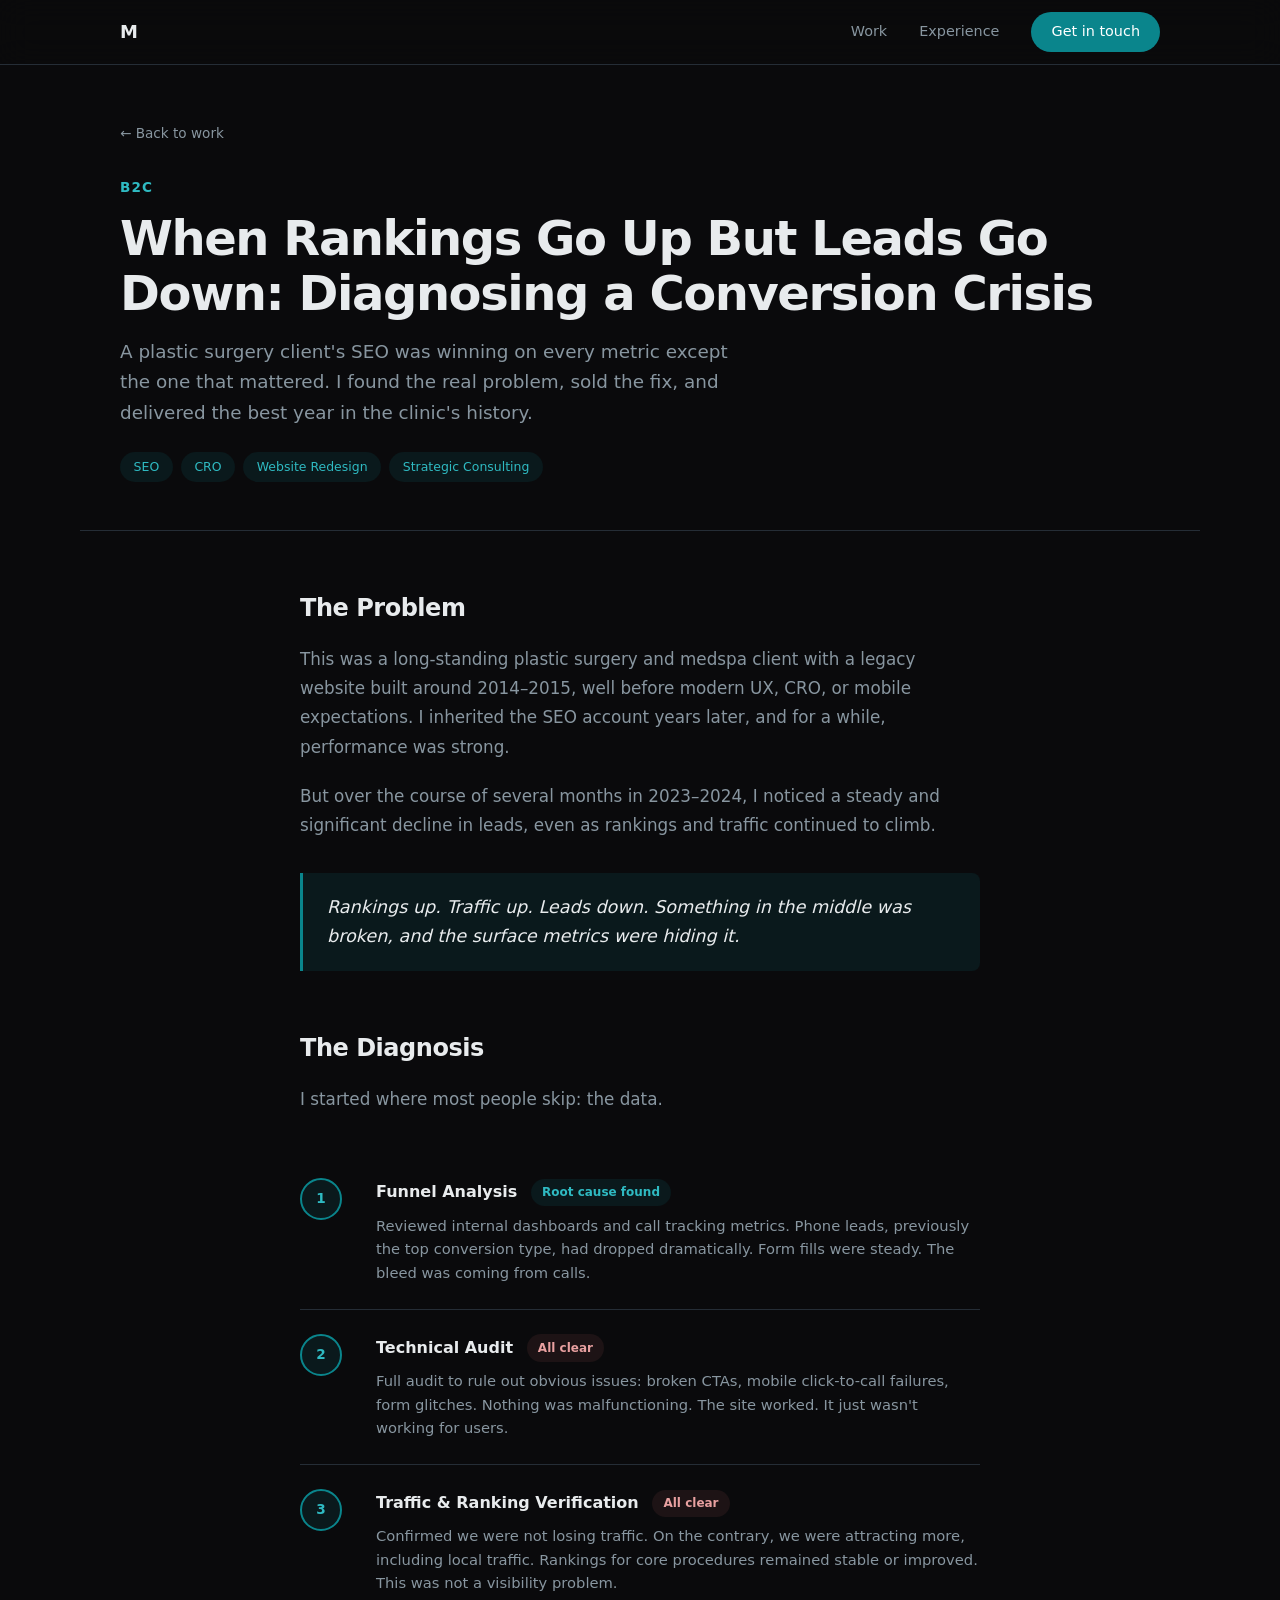
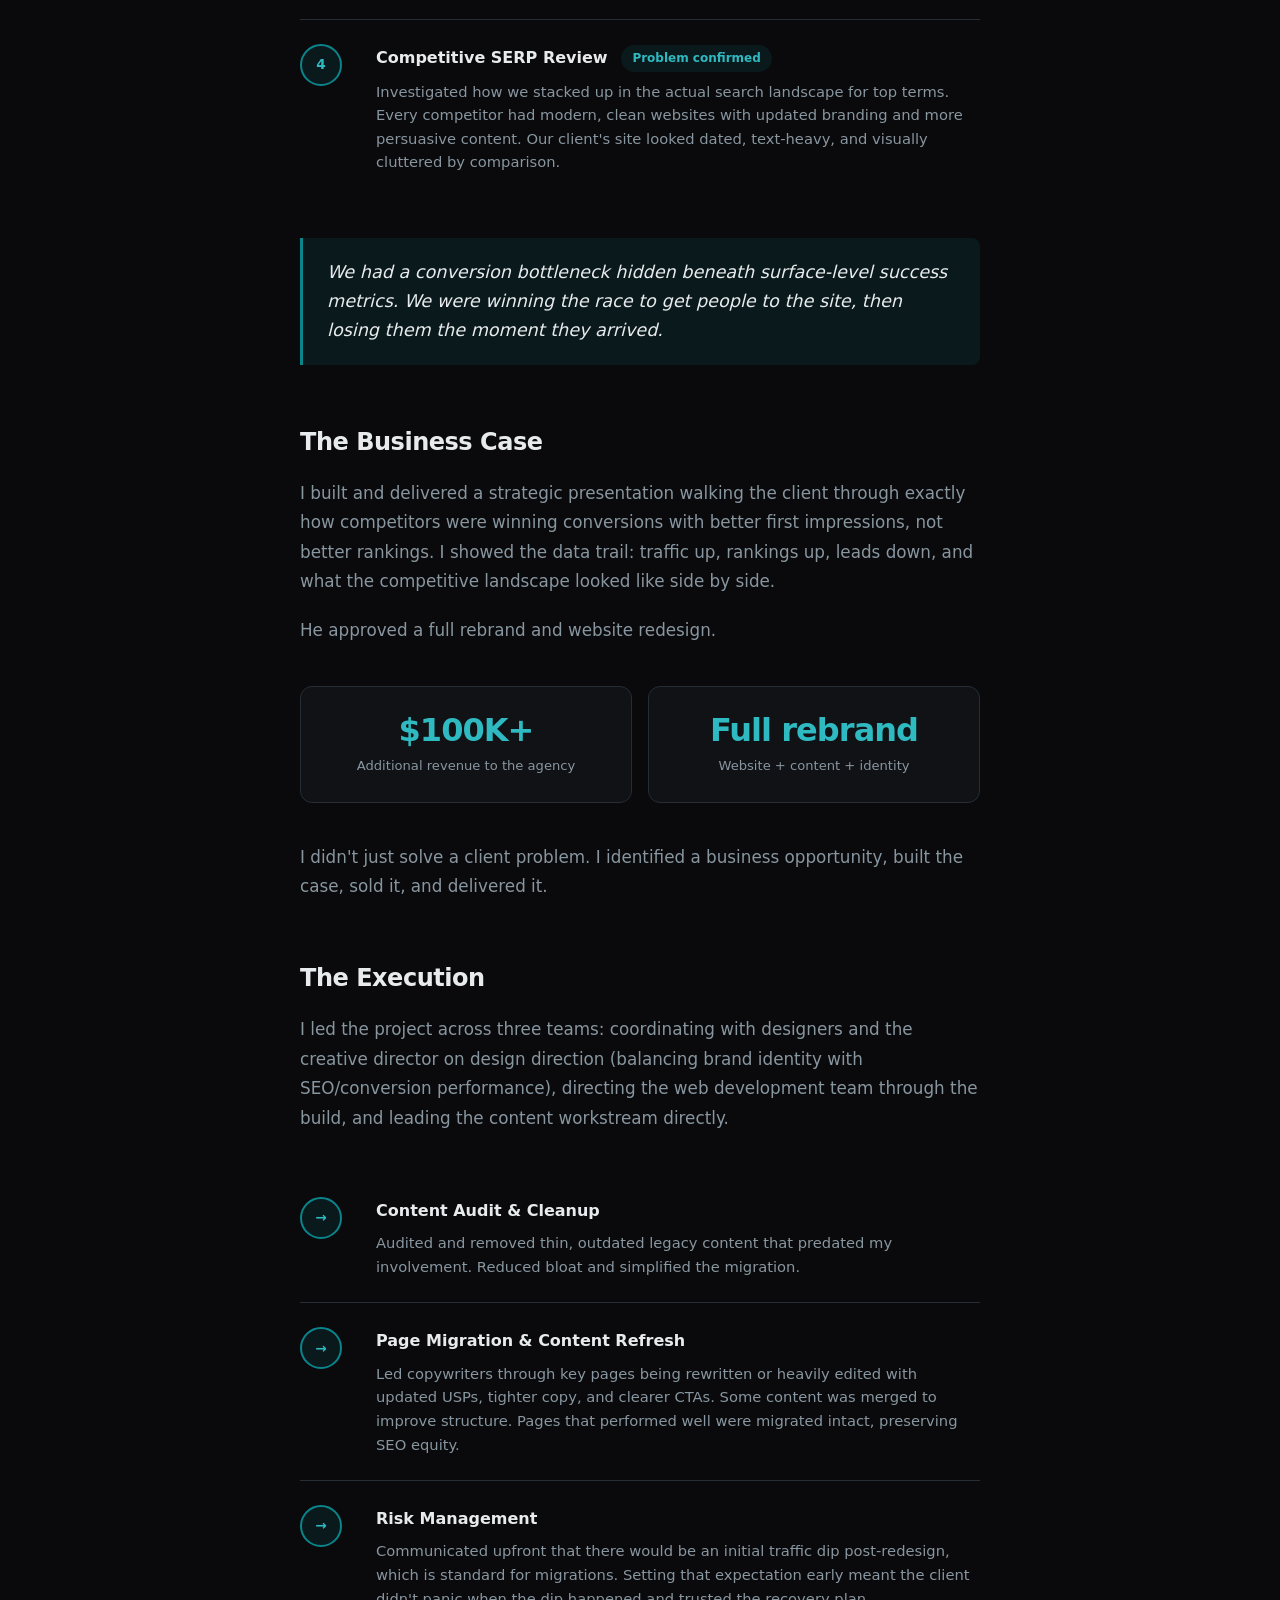
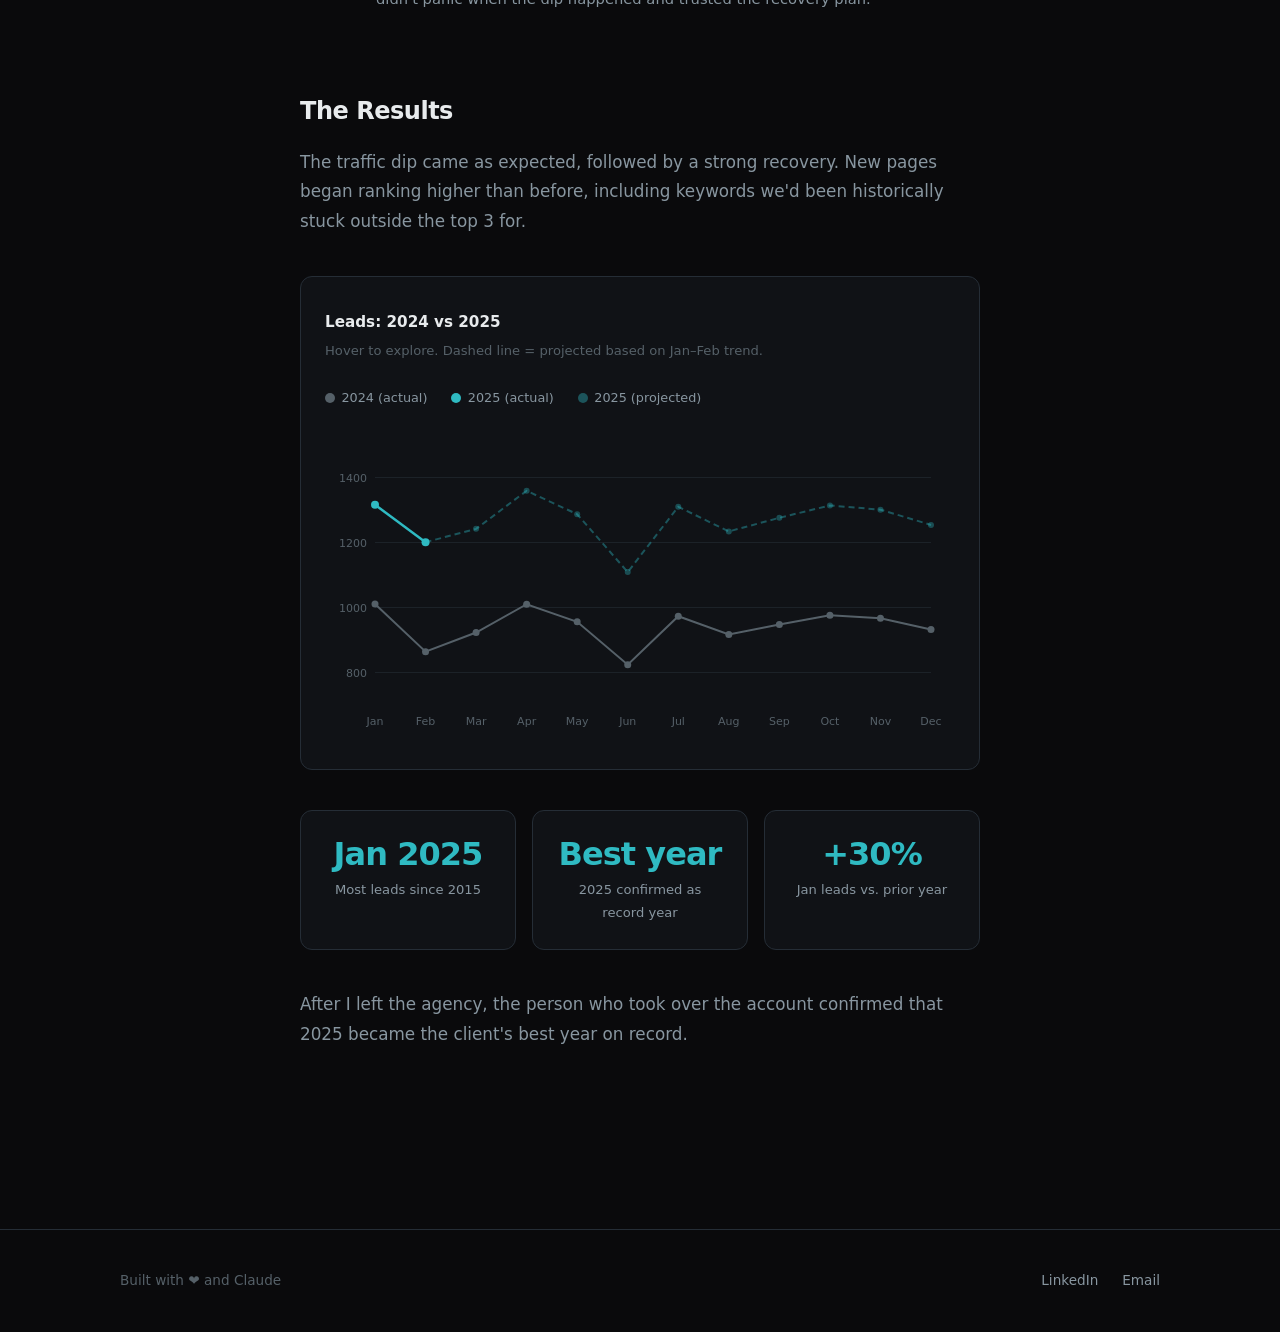
<file: work/conversion-crisis.html>
<!DOCTYPE html>
<html lang="en">
<head>
  <meta charset="UTF-8">
  <meta name="viewport" content="width=device-width, initial-scale=1.0">
  <title>When Rankings Go Up But Leads Go Down — Maya Plastinina</title>
  <link rel="stylesheet" href="../style.css">
  <link rel="icon" href="data:image/svg+xml,<svg xmlns='http://www.w3.org/2000/svg' viewBox='0 0 32 32'><rect width='32' height='32' rx='8' fill='%230A858C'/><text x='16' y='22' font-family='system-ui' font-weight='700' font-size='16' fill='white' text-anchor='middle'>M</text></svg>">
  <style>
/* CASE STUDY */
.case-study { padding-top: 64px; }
.case-header { padding-top: 3.5rem; padding-bottom: 3rem; border-bottom: 1px solid var(--border); margin-bottom: 3rem; }
.back-link { display: inline-block; font-size: 0.85rem; color: var(--text-muted); margin-bottom: 2rem; transition: color 0.2s; }
.back-link:hover { color: var(--accent-light); }
.case-company { font-size: 0.85rem; font-weight: 600; color: var(--accent-light); text-transform: uppercase; letter-spacing: 0.08em; margin-bottom: 0.75rem; }
.case-title { font-size: clamp(2rem, 5vw, 3rem); font-weight: 700; letter-spacing: -0.03em; line-height: 1.15; margin-bottom: 1rem; }
.case-desc { font-size: 1.15rem; color: var(--text-muted); max-width: 640px; line-height: 1.65; }
.case-tags { display: flex; flex-wrap: wrap; gap: 0.5rem; margin-top: 1.5rem; }
.tag { font-size: 0.78rem; font-weight: 500; color: var(--accent-light); background: var(--accent-subtle); padding: 0.3rem 0.85rem; border-radius: 100px; }

.case-body { max-width: 760px; font-size: 1.05rem; line-height: 1.75; color: var(--text-muted); padding-bottom: 4rem; }
.case-body h2 { font-size: 1.5rem; font-weight: 700; color: var(--text); margin: 3.5rem 0 1rem; letter-spacing: -0.02em; }
.case-body p { margin-bottom: 1.25rem; }
.case-body strong { color: var(--text); font-weight: 600; }

/* CALLOUT */
.callout {
  border-left: 3px solid var(--accent);
  padding: 1.25rem 1.5rem;
  margin: 2rem 0;
  background: var(--accent-subtle);
  border-radius: 0 var(--radius-sm) var(--radius-sm) 0;
  font-size: 1.1rem;
  color: var(--text);
  line-height: 1.65;
  font-style: italic;
}

/* STAT BLOCKS */
.stat-row {
  display: grid;
  grid-template-columns: repeat(auto-fit, minmax(180px, 1fr));
  gap: 1rem;
  margin: 2.5rem 0;
}
.stat-block {
  background: var(--bg-raised);
  border: 1px solid var(--border);
  border-radius: var(--radius);
  padding: 1.5rem;
  text-align: center;
}
.stat-number {
  font-size: 2rem;
  font-weight: 800;
  color: var(--accent-light);
  letter-spacing: -0.03em;
  line-height: 1.2;
}
.stat-label {
  font-size: 0.82rem;
  color: var(--text-muted);
  margin-top: 0.35rem;
  font-weight: 500;
}

/* DIAGNOSIS STEPS */
.diag-steps {
  display: flex;
  flex-direction: column;
  gap: 0;
  margin: 2.5rem 0;
}
.diag-step {
  display: grid;
  grid-template-columns: 56px 1fr;
  gap: 1.25rem;
  padding: 1.5rem 0;
  border-bottom: 1px solid var(--border);
}
.diag-step:last-child { border-bottom: none; }
.diag-num {
  width: 42px;
  height: 42px;
  border-radius: 50%;
  background: var(--accent-subtle);
  border: 2px solid var(--accent);
  display: flex;
  align-items: center;
  justify-content: center;
  font-size: 0.85rem;
  font-weight: 800;
  color: var(--accent-light);
  flex-shrink: 0;
}
.diag-title {
  font-size: 1rem;
  font-weight: 700;
  color: var(--text);
  margin-bottom: 0.4rem;
}
.diag-verdict {
  display: inline-block;
  font-size: 0.75rem;
  font-weight: 600;
  padding: 0.2rem 0.7rem;
  border-radius: 100px;
  margin-left: 0.5rem;
  position: relative;
  top: -1px;
}
.verdict-clear {
  background: rgba(107, 58, 58, 0.2);
  color: #e8a0a0;
}
.verdict-found {
  background: var(--accent-subtle);
  color: var(--accent-light);
}
.diag-text {
  font-size: 0.92rem;
  color: var(--text-muted);
  line-height: 1.6;
}

/* CHART */
.chart-wrapper {
  background: var(--bg-raised);
  border: 1px solid var(--border);
  border-radius: var(--radius);
  padding: 2rem 1.5rem 1.5rem;
  margin: 2.5rem 0;
}
.chart-title {
  font-size: 0.95rem;
  font-weight: 700;
  color: var(--text);
  margin-bottom: 0.25rem;
}
.chart-subtitle {
  font-size: 0.82rem;
  color: var(--text-dim);
  margin-bottom: 1.5rem;
}
.chart-legend {
  display: flex;
  gap: 1.5rem;
  margin-bottom: 1rem;
  font-size: 0.8rem;
  color: var(--text-muted);
}
.chart-legend span { display: flex; align-items: center; gap: 0.4rem; }
.legend-dot {
  width: 10px; height: 10px; border-radius: 50%; display: inline-block;
}
.chart-container {
  position: relative;
  width: 100%;
  height: 320px;
}
.chart-container canvas {
  width: 100% !important;
  height: 100% !important;
}
.chart-tooltip {
  position: absolute;
  background: var(--surface);
  border: 1px solid var(--border);
  border-radius: var(--radius-sm);
  padding: 0.6rem 0.85rem;
  font-size: 0.82rem;
  pointer-events: none;
  opacity: 0;
  transition: opacity 0.15s;
  z-index: 10;
  white-space: nowrap;
}
.chart-tooltip.visible { opacity: 1; }
.tooltip-month { font-weight: 700; color: var(--text); margin-bottom: 0.2rem; }
.tooltip-value { color: var(--text-muted); }
.tooltip-note { color: var(--text-dim); font-style: italic; font-size: 0.75rem; margin-top: 0.2rem; }

/* FOOTER */
.footer { border-top: 1px solid var(--border); padding: 2.5rem 0; margin-top: 6rem; }
.footer-inner { display: flex; align-items: center; justify-content: space-between; }
.footer-text { color: var(--text-dim); font-size: 0.85rem; }
.footer-links { display: flex; gap: 1.5rem; font-size: 0.85rem; color: var(--text-muted); }
.footer-links a:hover { color: var(--text); }

@media (max-width: 768px) {
  .stat-row { grid-template-columns: 1fr 1fr; }
  .diag-step { grid-template-columns: 42px 1fr; gap: 1rem; }
}
@media (max-width: 640px) {
  .nav-links a:not(.nav-cta) { display: none; }
  .stat-row { grid-template-columns: 1fr; }
  .footer-inner { flex-direction: column; gap: 1rem; text-align: center; }
}

  </style>
</head>
<body>
<nav class="nav">
  <div class="container nav-inner">
    <a href="../" class="nav-logo">M</a>
    <div class="nav-links">
      <a href="../">Work</a>
      <a href="../">Experience</a>
      <a href="../" class="nav-cta">Get in touch</a>
    </div>
  </div>
</nav>

<article class="case-study">
  <header class="case-header container">
    <a href="../work.html" class="back-link">← Back to work</a>
    <p class="case-company">B2C</p>
    <h1 class="case-title">When Rankings Go Up But Leads Go Down: Diagnosing a Conversion Crisis</h1>
    <p class="case-desc">A plastic surgery client's SEO was winning on every metric except the one that mattered. I found the real problem, sold the fix, and delivered the best year in the clinic's history.</p>
    <div class="case-tags">
      <span class="tag">SEO</span>
      <span class="tag">CRO</span>
      <span class="tag">Website Redesign</span>
      <span class="tag">Strategic Consulting</span>
    </div>
  </header>

  <div class="case-body container">

    <h2>The Problem</h2>
    <p>This was a long-standing plastic surgery and medspa client with a legacy website built around 2014–2015, well before modern UX, CRO, or mobile expectations. I inherited the SEO account years later, and for a while, performance was strong.</p>
    <p>But over the course of several months in 2023–2024, I noticed a steady and significant decline in leads, even as rankings and traffic continued to climb.</p>

    <div class="callout">Rankings up. Traffic up. Leads down. Something in the middle was broken, and the surface metrics were hiding it.</div>

    <h2>The Diagnosis</h2>
    <p>I started where most people skip: the data.</p>

    <div class="diag-steps">
      <div class="diag-step">
        <div class="diag-num">1</div>
        <div>
          <div class="diag-title">Funnel Analysis <span class="diag-verdict verdict-found">Root cause found</span></div>
          <div class="diag-text">Reviewed internal dashboards and call tracking metrics. Phone leads, previously the top conversion type, had dropped dramatically. Form fills were steady. The bleed was coming from calls.</div>
        </div>
      </div>
      <div class="diag-step">
        <div class="diag-num">2</div>
        <div>
          <div class="diag-title">Technical Audit <span class="diag-verdict verdict-clear">All clear</span></div>
          <div class="diag-text">Full audit to rule out obvious issues: broken CTAs, mobile click-to-call failures, form glitches. Nothing was malfunctioning. The site worked. It just wasn't working for users.</div>
        </div>
      </div>
      <div class="diag-step">
        <div class="diag-num">3</div>
        <div>
          <div class="diag-title">Traffic &amp; Ranking Verification <span class="diag-verdict verdict-clear">All clear</span></div>
          <div class="diag-text">Confirmed we were not losing traffic. On the contrary, we were attracting more, including local traffic. Rankings for core procedures remained stable or improved. This was not a visibility problem.</div>
        </div>
      </div>
      <div class="diag-step">
        <div class="diag-num">4</div>
        <div>
          <div class="diag-title">Competitive SERP Review <span class="diag-verdict verdict-found">Problem confirmed</span></div>
          <div class="diag-text">Investigated how we stacked up in the actual search landscape for top terms. Every competitor had modern, clean websites with updated branding and more persuasive content. Our client's site looked dated, text-heavy, and visually cluttered by comparison.</div>
        </div>
      </div>
    </div>

    <div class="callout">We had a conversion bottleneck hidden beneath surface-level success metrics. We were winning the race to get people to the site, then losing them the moment they arrived.</div>

    <h2>The Business Case</h2>
    <p>I built and delivered a strategic presentation walking the client through exactly how competitors were winning conversions with better first impressions, not better rankings. I showed the data trail: traffic up, rankings up, leads down, and what the competitive landscape looked like side by side.</p>
    <p>He approved a full rebrand and website redesign.</p>

    <div class="stat-row">
      <div class="stat-block">
        <div class="stat-number">$100K+</div>
        <div class="stat-label">Additional revenue to the agency</div>
      </div>
      <div class="stat-block">
        <div class="stat-number">Full rebrand</div>
        <div class="stat-label">Website + content + identity</div>
      </div>
    </div>

    <p>I didn't just solve a client problem. I identified a business opportunity, built the case, sold it, and delivered it.</p>

    <h2>The Execution</h2>
    <p>I led the project across three teams: coordinating with designers and the creative director on design direction (balancing brand identity with SEO/conversion performance), directing the web development team through the build, and leading the content workstream directly.</p>

    <div class="diag-steps">
      <div class="diag-step">
        <div class="diag-num">→</div>
        <div>
          <div class="diag-title">Content Audit &amp; Cleanup</div>
          <div class="diag-text">Audited and removed thin, outdated legacy content that predated my involvement. Reduced bloat and simplified the migration.</div>
        </div>
      </div>
      <div class="diag-step">
        <div class="diag-num">→</div>
        <div>
          <div class="diag-title">Page Migration &amp; Content Refresh</div>
          <div class="diag-text">Led copywriters through key pages being rewritten or heavily edited with updated USPs, tighter copy, and clearer CTAs. Some content was merged to improve structure. Pages that performed well were migrated intact, preserving SEO equity.</div>
        </div>
      </div>
      <div class="diag-step">
        <div class="diag-num">→</div>
        <div>
          <div class="diag-title">Risk Management</div>
          <div class="diag-text">Communicated upfront that there would be an initial traffic dip post-redesign, which is standard for migrations. Setting that expectation early meant the client didn't panic when the dip happened and trusted the recovery plan.</div>
        </div>
      </div>
    </div>

    <h2>The Results</h2>
    <p>The traffic dip came as expected, followed by a strong recovery. New pages began ranking higher than before, including keywords we'd been historically stuck outside the top 3 for.</p>

    <div class="chart-wrapper">
      <div class="chart-title">Leads: 2024 vs 2025</div>
      <div class="chart-subtitle">Hover to explore. Dashed line = projected based on Jan–Feb trend.</div>
      <div class="chart-legend">
        <span><span class="legend-dot" style="background: var(--text-dim);"></span> 2024 (actual)</span>
        <span><span class="legend-dot" style="background: var(--accent-light);"></span> 2025 (actual)</span>
        <span><span class="legend-dot" style="background: var(--accent-light); opacity: 0.4;"></span> 2025 (projected)</span>
      </div>
      <div class="chart-container">
        <canvas id="leadsChart"></canvas>
        <div class="chart-tooltip" id="tooltip"></div>
      </div>
    </div>

    <div class="stat-row">
      <div class="stat-block">
        <div class="stat-number">Jan 2025</div>
        <div class="stat-label">Most leads since 2015</div>
      </div>
      <div class="stat-block">
        <div class="stat-number">Best year</div>
        <div class="stat-label">2025 confirmed as record year</div>
      </div>
      <div class="stat-block">
        <div class="stat-number">+30%</div>
        <div class="stat-label">Jan leads vs. prior year</div>
      </div>
    </div>

    <p>After I left the agency, the person who took over the account confirmed that 2025 became the client's best year on record.</p>

  </div>
</article>

<footer class="footer">
  <div class="container footer-inner">
    <p class="footer-text">Built with ❤️ and Claude</p>
    <div class="footer-links">
      <a href="https://www.linkedin.com/in/maya-plastinina/" target="_blank" rel="noopener">LinkedIn</a>
      <a href="mailto:plastininamaya@gmail.com">Email</a>
    </div>
  </div>
</footer>

<script>
(function() {
  const months = ['Jan','Feb','Mar','Apr','May','Jun','Jul','Aug','Sep','Oct','Nov','Dec'];
  const data2024 = [1011, 864, 923, 1010, 956, 824, 973, 917, 948, 976, 967, 932];
  const data2025Actual = [1316, 1201];

  // Project rest of 2025 based on Jan-Feb trend
  // Jan-Feb 2025 avg is ~1258, which is ~30% above 2024 avg of ~950
  // Apply that ~30% lift to each remaining 2024 month
  const avgLift = ((1316 / 1011) + (1201 / 864)) / 2;
  const data2025Projected = data2024.slice(2).map(v => Math.round(v * avgLift));

  const canvas = document.getElementById('leadsChart');
  const tooltip = document.getElementById('tooltip');
  const ctx = canvas.getContext('2d');

  let dpr, w, h;
  const padL = 50, padR = 24, padT = 20, padB = 40;

  function resize() {
    const rect = canvas.parentElement.getBoundingClientRect();
    dpr = window.devicePixelRatio || 1;
    w = rect.width;
    h = rect.height;
    canvas.width = w * dpr;
    canvas.height = h * dpr;
    canvas.style.width = w + 'px';
    canvas.style.height = h + 'px';
    ctx.setTransform(dpr, 0, 0, dpr, 0, 0);
  }

  function getX(i) {
    return padL + (i / 11) * (w - padL - padR);
  }

  function getY(v) {
    const minV = 700, maxV = 1500;
    return padT + (1 - (v - minV) / (maxV - minV)) * (h - padT - padB);
  }

  function draw(hoverIdx) {
    ctx.clearRect(0, 0, w, h);

    // Grid lines
    ctx.strokeStyle = 'rgba(37, 45, 54, 0.6)';
    ctx.lineWidth = 1;
    for (let v = 800; v <= 1400; v += 200) {
      const y = getY(v);
      ctx.beginPath();
      ctx.moveTo(padL, y);
      ctx.lineTo(w - padR, y);
      ctx.stroke();

      ctx.fillStyle = '#556068';
      ctx.font = '11px Inter, system-ui';
      ctx.textAlign = 'right';
      ctx.fillText(v.toString(), padL - 8, y + 4);
    }

    // Month labels
    ctx.fillStyle = '#556068';
    ctx.font = '11px Inter, system-ui';
    ctx.textAlign = 'center';
    months.forEach((m, i) => {
      ctx.fillText(m, getX(i), h - padB + 20);
    });

    // Hover column highlight
    if (hoverIdx !== null) {
      const x = getX(hoverIdx);
      ctx.strokeStyle = 'rgba(47, 186, 194, 0.15)';
      ctx.lineWidth = 1;
      ctx.beginPath();
      ctx.moveTo(x, padT);
      ctx.lineTo(x, h - padB);
      ctx.stroke();
    }

    // 2024 line
    ctx.strokeStyle = '#556068';
    ctx.lineWidth = 2;
    ctx.beginPath();
    data2024.forEach((v, i) => {
      const x = getX(i), y = getY(v);
      i === 0 ? ctx.moveTo(x, y) : ctx.lineTo(x, y);
    });
    ctx.stroke();

    // 2024 dots
    data2024.forEach((v, i) => {
      const x = getX(i), y = getY(v);
      ctx.beginPath();
      ctx.arc(x, y, hoverIdx === i ? 5 : 3.5, 0, Math.PI * 2);
      ctx.fillStyle = hoverIdx === i ? '#8896a0' : '#556068';
      ctx.fill();
    });

    // 2025 actual line
    ctx.strokeStyle = '#2fbac2';
    ctx.lineWidth = 2.5;
    ctx.setLineDash([]);
    ctx.beginPath();
    data2025Actual.forEach((v, i) => {
      const x = getX(i), y = getY(v);
      i === 0 ? ctx.moveTo(x, y) : ctx.lineTo(x, y);
    });
    ctx.stroke();

    // 2025 actual dots
    data2025Actual.forEach((v, i) => {
      const x = getX(i), y = getY(v);
      ctx.beginPath();
      ctx.arc(x, y, hoverIdx === i ? 6 : 4, 0, Math.PI * 2);
      ctx.fillStyle = '#2fbac2';
      ctx.fill();
    });

    // 2025 projected line (dashed)
    ctx.strokeStyle = 'rgba(47, 186, 194, 0.4)';
    ctx.lineWidth = 2;
    ctx.setLineDash([6, 4]);
    ctx.beginPath();
    // Start from last actual point
    ctx.moveTo(getX(1), getY(data2025Actual[1]));
    data2025Projected.forEach((v, i) => {
      ctx.lineTo(getX(i + 2), getY(v));
    });
    ctx.stroke();
    ctx.setLineDash([]);

    // 2025 projected dots
    data2025Projected.forEach((v, i) => {
      const idx = i + 2;
      const x = getX(idx), y = getY(v);
      ctx.beginPath();
      ctx.arc(x, y, hoverIdx === idx ? 5 : 3, 0, Math.PI * 2);
      ctx.fillStyle = hoverIdx === idx ? 'rgba(47, 186, 194, 0.7)' : 'rgba(47, 186, 194, 0.35)';
      ctx.fill();
    });
  }

  function getHoverIndex(e) {
    const rect = canvas.getBoundingClientRect();
    const mx = e.clientX - rect.left;
    let closest = null, minDist = Infinity;
    for (let i = 0; i < 12; i++) {
      const d = Math.abs(getX(i) - mx);
      if (d < minDist) { minDist = d; closest = i; }
    }
    return minDist < 30 ? closest : null;
  }

  canvas.addEventListener('mousemove', function(e) {
    const idx = getHoverIndex(e);
    draw(idx);

    if (idx === null) {
      tooltip.classList.remove('visible');
      return;
    }

    const rect = canvas.getBoundingClientRect();
    const x = getX(idx);
    const val2024 = data2024[idx];
    let val2025, isProjected;

    if (idx < 2) {
      val2025 = data2025Actual[idx];
      isProjected = false;
    } else {
      val2025 = data2025Projected[idx - 2];
      isProjected = true;
    }

    const change = (((val2025 - val2024) / val2024) * 100).toFixed(0);
    const sign = change > 0 ? '+' : '';

    tooltip.innerHTML = `
      <div class="tooltip-month">${months[idx]}</div>
      <div class="tooltip-value">2024: <strong>${val2024.toLocaleString()}</strong></div>
      <div class="tooltip-value">2025: <strong>${val2025.toLocaleString()}</strong> (${sign}${change}%)</div>
      ${isProjected ? '<div class="tooltip-note">Projected based on Jan–Feb trend</div>' : ''}
    `;
    tooltip.classList.add('visible');

    const tooltipW = tooltip.offsetWidth;
    let left = x - tooltipW / 2;
    if (left < 0) left = 4;
    if (left + tooltipW > w) left = w - tooltipW - 4;

    tooltip.style.left = left + 'px';
    tooltip.style.top = (getY(Math.max(val2024, val2025)) - 80) + 'px';
  });

  canvas.addEventListener('mouseleave', function() {
    draw(null);
    tooltip.classList.remove('visible');
  });

  resize();
  draw(null);
  window.addEventListener('resize', () => { resize(); draw(null); });
})();
</script>
</body>
</html>
</file>
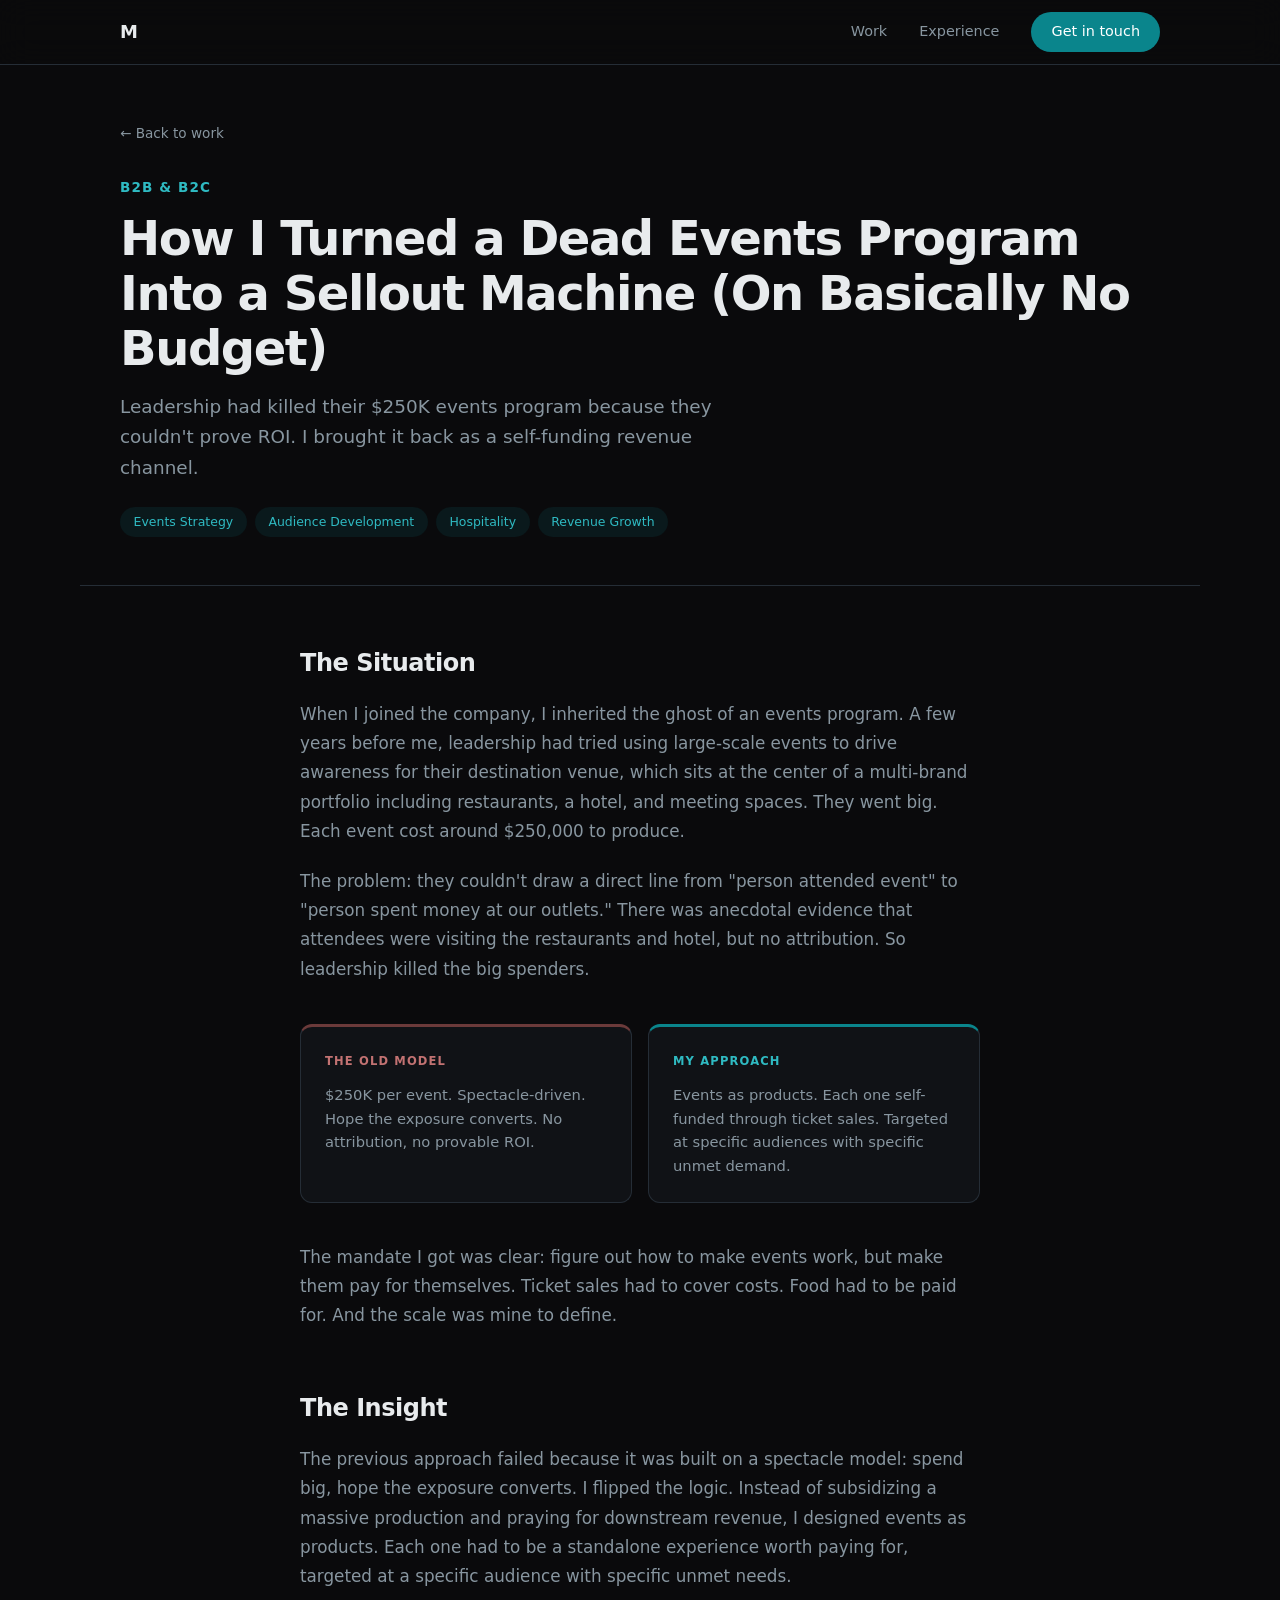
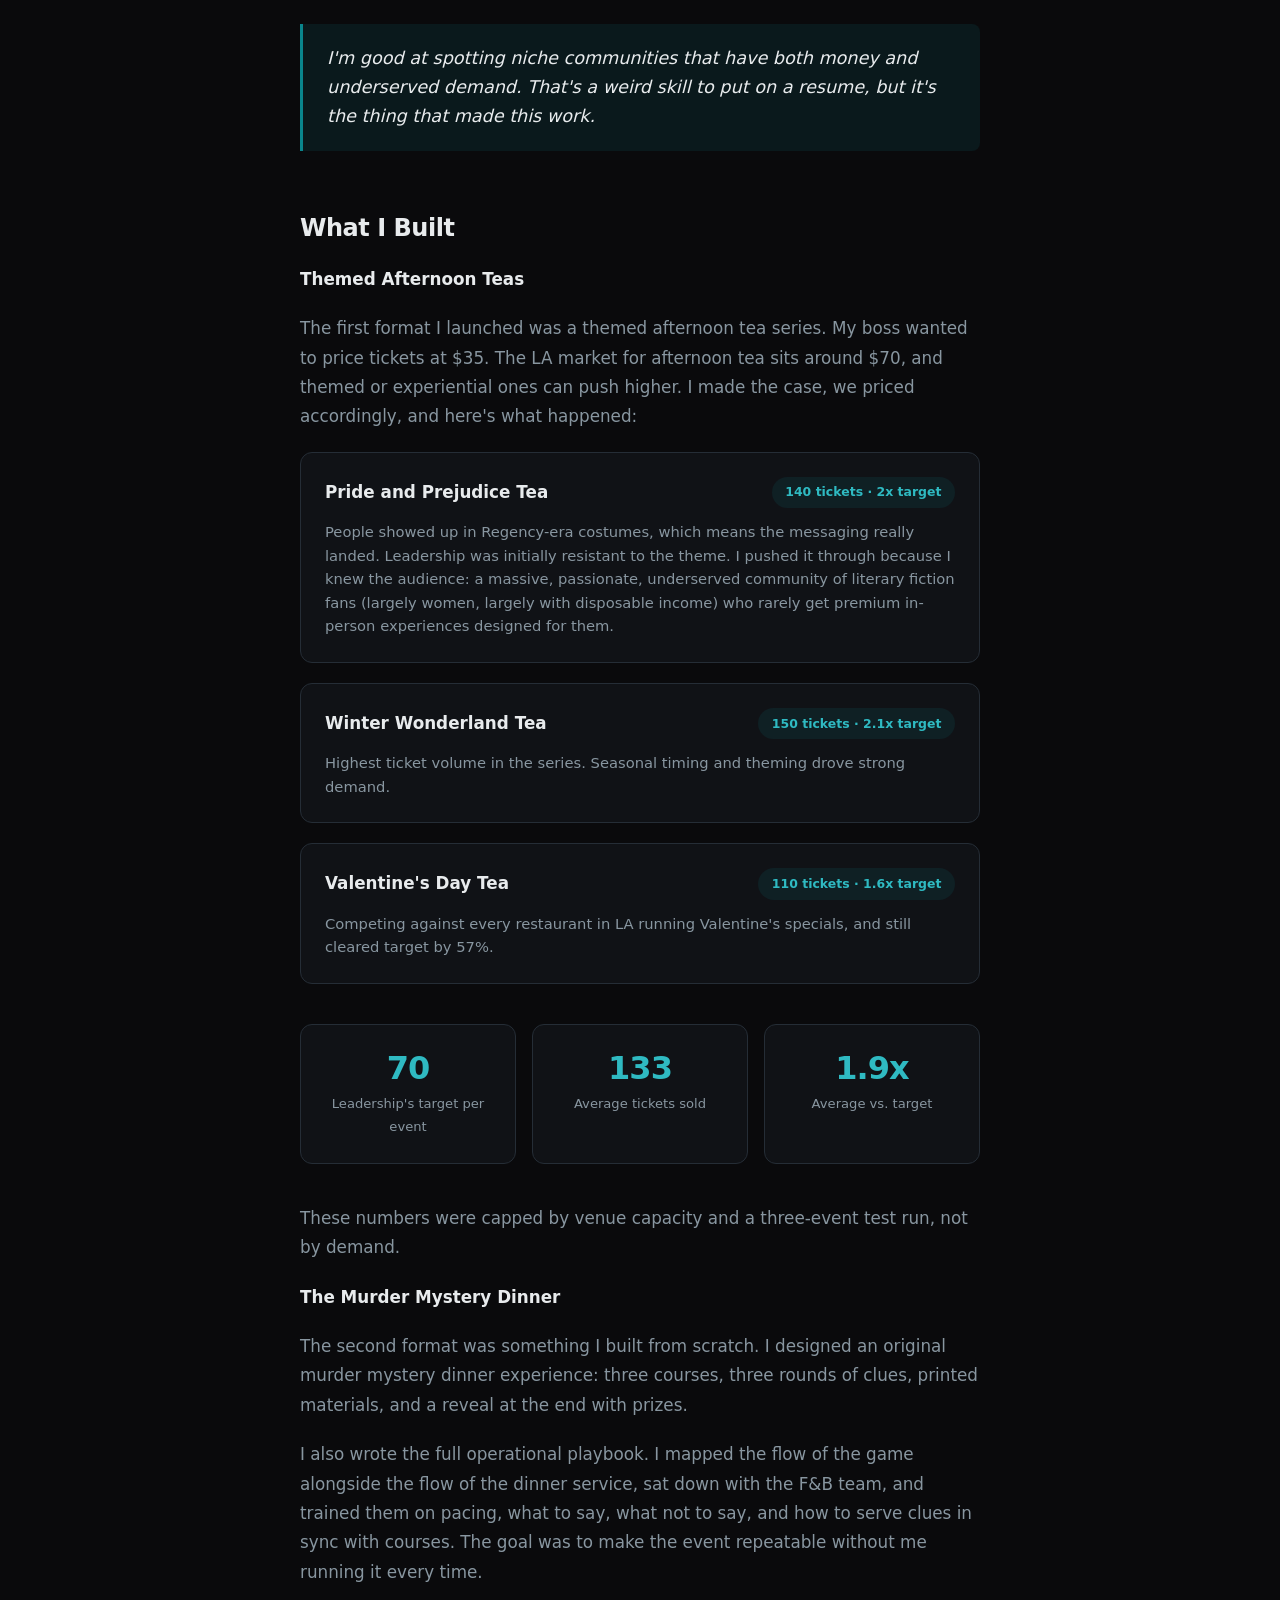
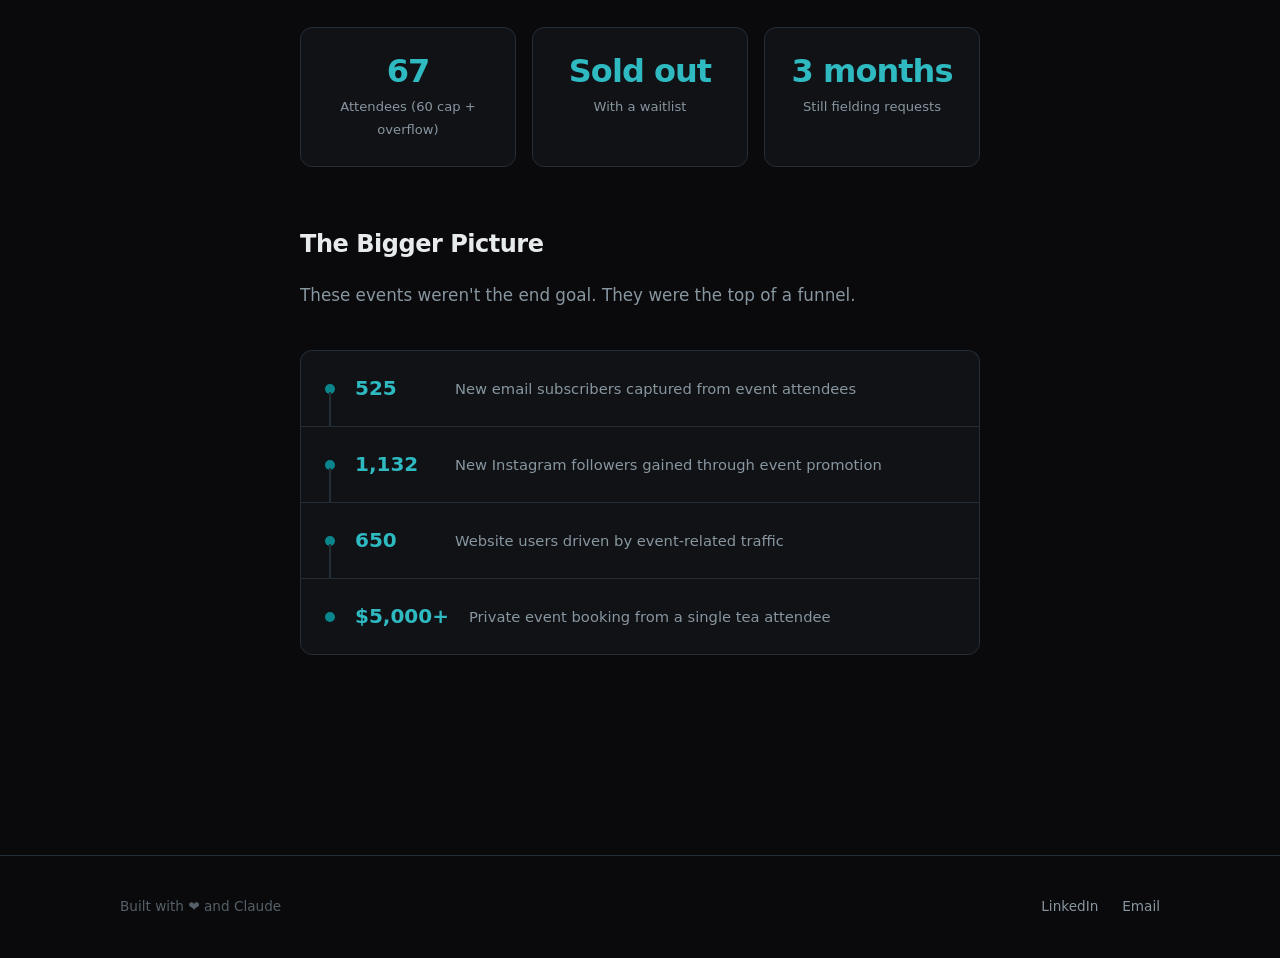
<file: work/events-program.html>
<!DOCTYPE html>
<html lang="en">
<head>
  <meta charset="UTF-8">
  <meta name="viewport" content="width=device-width, initial-scale=1.0">
  <title>Turning a Dead Events Program Into a Sellout Machine — Maya Plastinina</title>
  <link rel="stylesheet" href="../style.css">
  <link rel="icon" href="data:image/svg+xml,<svg xmlns='http://www.w3.org/2000/svg' viewBox='0 0 32 32'><rect width='32' height='32' rx='8' fill='%230A858C'/><text x='16' y='22' font-family='system-ui' font-weight='700' font-size='16' fill='white' text-anchor='middle'>M</text></svg>">
  <style>
/* CASE STUDY */
.case-study { padding-top: 64px; }

.case-header { padding-top: 3.5rem; padding-bottom: 3rem; border-bottom: 1px solid var(--border); margin-bottom: 3rem; }
.back-link { display: inline-block; font-size: 0.85rem; color: var(--text-muted); margin-bottom: 2rem; transition: color 0.2s; }
.back-link:hover { color: var(--accent-light); }
.case-company { font-size: 0.85rem; font-weight: 600; color: var(--accent-light); text-transform: uppercase; letter-spacing: 0.08em; margin-bottom: 0.75rem; }
.case-title { font-size: clamp(2rem, 5vw, 3rem); font-weight: 700; letter-spacing: -0.03em; line-height: 1.15; margin-bottom: 1rem; }
.case-desc { font-size: 1.15rem; color: var(--text-muted); max-width: 640px; line-height: 1.65; }
.case-tags { display: flex; flex-wrap: wrap; gap: 0.5rem; margin-top: 1.5rem; }
.tag { font-size: 0.78rem; font-weight: 500; color: var(--accent-light); background: var(--accent-subtle); padding: 0.3rem 0.85rem; border-radius: 100px; }

.case-body { max-width: 760px; font-size: 1.05rem; line-height: 1.75; color: var(--text-muted); padding-bottom: 4rem; }
.case-body h2 { font-size: 1.5rem; font-weight: 700; color: var(--text); margin: 3.5rem 0 1rem; letter-spacing: -0.02em; }
.case-body p { margin-bottom: 1.25rem; }
.case-body strong { color: var(--text); font-weight: 600; }

/* CALLOUT - big insight quote */
.callout {
  border-left: 3px solid var(--accent);
  padding: 1.25rem 1.5rem;
  margin: 2rem 0;
  background: var(--accent-subtle);
  border-radius: 0 var(--radius-sm) var(--radius-sm) 0;
  font-size: 1.1rem;
  color: var(--text);
  line-height: 1.65;
  font-style: italic;
}

/* STAT BLOCK - big numbers */
.stat-row {
  display: grid;
  grid-template-columns: repeat(auto-fit, minmax(180px, 1fr));
  gap: 1rem;
  margin: 2.5rem 0;
}
.stat-block {
  background: var(--bg-raised);
  border: 1px solid var(--border);
  border-radius: var(--radius);
  padding: 1.5rem;
  text-align: center;
}
.stat-number {
  font-size: 2rem;
  font-weight: 800;
  color: var(--accent-light);
  letter-spacing: -0.03em;
  line-height: 1.2;
}
.stat-label {
  font-size: 0.82rem;
  color: var(--text-muted);
  margin-top: 0.35rem;
  font-weight: 500;
}

/* EVENT CARD - results for each event */
.event-card {
  background: var(--bg-raised);
  border: 1px solid var(--border);
  border-radius: var(--radius);
  padding: 1.5rem;
  margin: 1.25rem 0;
}
.event-card-header {
  display: flex;
  align-items: center;
  justify-content: space-between;
  flex-wrap: wrap;
  gap: 0.75rem;
  margin-bottom: 0.75rem;
}
.event-card-title {
  font-size: 1.05rem;
  font-weight: 700;
  color: var(--text);
}
.event-card-pill {
  font-size: 0.78rem;
  font-weight: 600;
  color: var(--accent-light);
  background: var(--accent-subtle);
  padding: 0.3rem 0.85rem;
  border-radius: 100px;
  white-space: nowrap;
}
.event-card-desc {
  font-size: 0.92rem;
  color: var(--text-muted);
  line-height: 1.6;
}

/* COMPARE - before/after */
.compare {
  display: grid;
  grid-template-columns: 1fr 1fr;
  gap: 1rem;
  margin: 2.5rem 0;
}
.compare-box {
  background: var(--bg-raised);
  border: 1px solid var(--border);
  border-radius: var(--radius);
  padding: 1.5rem;
}
.compare-box.before { border-top: 3px solid #6b3a3a; }
.compare-box.after { border-top: 3px solid var(--accent); }
.compare-label {
  font-size: 0.72rem;
  font-weight: 700;
  text-transform: uppercase;
  letter-spacing: 0.1em;
  margin-bottom: 0.75rem;
}
.compare-box.before .compare-label { color: #c27272; }
.compare-box.after .compare-label { color: var(--accent-light); }
.compare-text {
  font-size: 0.92rem;
  color: var(--text-muted);
  line-height: 1.6;
}

/* FUNNEL */
.funnel {
  margin: 2.5rem 0;
  display: flex;
  flex-direction: column;
  gap: 0;
}
.funnel-step {
  display: flex;
  align-items: center;
  gap: 1.25rem;
  padding: 1.25rem 1.5rem;
  background: var(--bg-raised);
  border: 1px solid var(--border);
  position: relative;
}
.funnel-step:first-child { border-radius: var(--radius) var(--radius) 0 0; }
.funnel-step:last-child { border-radius: 0 0 var(--radius) var(--radius); }
.funnel-step:not(:last-child) { border-bottom: none; }
.funnel-step::before {
  content: '';
  width: 10px;
  height: 10px;
  border-radius: 50%;
  background: var(--accent);
  flex-shrink: 0;
}
.funnel-step::after {
  content: '';
  position: absolute;
  left: calc(1.5rem + 4px);
  bottom: -1px;
  width: 2px;
  height: calc(100% - 2.5rem);
  background: var(--border);
}
.funnel-step:last-child::after { display: none; }
.funnel-number {
  font-size: 1.25rem;
  font-weight: 800;
  color: var(--accent-light);
  min-width: 80px;
}
.funnel-label {
  font-size: 0.92rem;
  color: var(--text-muted);
}

/* FOOTER */
.footer { border-top: 1px solid var(--border); padding: 2.5rem 0; margin-top: 6rem; }
.footer-inner { display: flex; align-items: center; justify-content: space-between; }
.footer-text { color: var(--text-dim); font-size: 0.85rem; }
.footer-links { display: flex; gap: 1.5rem; font-size: 0.85rem; color: var(--text-muted); }
.footer-links a:hover { color: var(--text); }

@media (max-width: 768px) {
  .compare { grid-template-columns: 1fr; }
  .stat-row { grid-template-columns: 1fr 1fr; }
  .event-card-header { flex-direction: column; align-items: flex-start; }
}
@media (max-width: 640px) {
  .nav-links a:not(.nav-cta) { display: none; }
  .stat-row { grid-template-columns: 1fr; }
  .footer-inner { flex-direction: column; gap: 1rem; text-align: center; }
}

  </style>
</head>
<body>
<nav class="nav">
  <div class="container nav-inner">
    <a href="../" class="nav-logo">M</a>
    <div class="nav-links">
      <a href="../">Work</a>
      <a href="../">Experience</a>
      <a href="../" class="nav-cta">Get in touch</a>
    </div>
  </div>
</nav>

<article class="case-study">
  <header class="case-header container">
    <a href="../work.html" class="back-link">← Back to work</a>
    <p class="case-company">B2B &amp; B2C</p>
    <h1 class="case-title">How I Turned a Dead Events Program Into a Sellout Machine (On Basically No Budget)</h1>
    <p class="case-desc">Leadership had killed their $250K events program because they couldn't prove ROI. I brought it back as a self-funding revenue channel.</p>
    <div class="case-tags">
      <span class="tag">Events Strategy</span>
      <span class="tag">Audience Development</span>
      <span class="tag">Hospitality</span>
      <span class="tag">Revenue Growth</span>
    </div>
  </header>

  <div class="case-body container">

    <h2>The Situation</h2>
    <p>When I joined the company, I inherited the ghost of an events program. A few years before me, leadership had tried using large-scale events to drive awareness for their destination venue, which sits at the center of a multi-brand portfolio including restaurants, a hotel, and meeting spaces. They went big. Each event cost around $250,000 to produce.</p>
    <p>The problem: they couldn't draw a direct line from "person attended event" to "person spent money at our outlets." There was anecdotal evidence that attendees were visiting the restaurants and hotel, but no attribution. So leadership killed the big spenders.</p>

    <div class="compare">
      <div class="compare-box before">
        <div class="compare-label">The old model</div>
        <div class="compare-text">$250K per event. Spectacle-driven. Hope the exposure converts. No attribution, no provable ROI.</div>
      </div>
      <div class="compare-box after">
        <div class="compare-label">My approach</div>
        <div class="compare-text">Events as products. Each one self-funded through ticket sales. Targeted at specific audiences with specific unmet demand.</div>
      </div>
    </div>

    <p>The mandate I got was clear: figure out how to make events work, but make them pay for themselves. Ticket sales had to cover costs. Food had to be paid for. And the scale was mine to define.</p>

    <h2>The Insight</h2>
    <p>The previous approach failed because it was built on a spectacle model: spend big, hope the exposure converts. I flipped the logic. Instead of subsidizing a massive production and praying for downstream revenue, I designed events as products. Each one had to be a standalone experience worth paying for, targeted at a specific audience with specific unmet needs.</p>

    <div class="callout">I'm good at spotting niche communities that have both money and underserved demand. That's a weird skill to put on a resume, but it's the thing that made this work.</div>

    <h2>What I Built</h2>

    <p><strong>Themed Afternoon Teas</strong></p>
    <p>The first format I launched was a themed afternoon tea series. My boss wanted to price tickets at $35. The LA market for afternoon tea sits around $70, and themed or experiential ones can push higher. I made the case, we priced accordingly, and here's what happened:</p>

    <div class="event-card">
      <div class="event-card-header">
        <span class="event-card-title">Pride and Prejudice Tea</span>
        <span class="event-card-pill">140 tickets · 2x target</span>
      </div>
      <div class="event-card-desc">People showed up in Regency-era costumes, which means the messaging really landed. Leadership was initially resistant to the theme. I pushed it through because I knew the audience: a massive, passionate, underserved community of literary fiction fans (largely women, largely with disposable income) who rarely get premium in-person experiences designed for them.</div>
    </div>

    <div class="event-card">
      <div class="event-card-header">
        <span class="event-card-title">Winter Wonderland Tea</span>
        <span class="event-card-pill">150 tickets · 2.1x target</span>
      </div>
      <div class="event-card-desc">Highest ticket volume in the series. Seasonal timing and theming drove strong demand.</div>
    </div>

    <div class="event-card">
      <div class="event-card-header">
        <span class="event-card-title">Valentine's Day Tea</span>
        <span class="event-card-pill">110 tickets · 1.6x target</span>
      </div>
      <div class="event-card-desc">Competing against every restaurant in LA running Valentine's specials, and still cleared target by 57%.</div>
    </div>

    <div class="stat-row">
      <div class="stat-block">
        <div class="stat-number">70</div>
        <div class="stat-label">Leadership's target per event</div>
      </div>
      <div class="stat-block">
        <div class="stat-number">133</div>
        <div class="stat-label">Average tickets sold</div>
      </div>
      <div class="stat-block">
        <div class="stat-number">1.9x</div>
        <div class="stat-label">Average vs. target</div>
      </div>
    </div>

    <p>These numbers were capped by venue capacity and a three-event test run, not by demand.</p>

    <p><strong>The Murder Mystery Dinner</strong></p>
    <p>The second format was something I built from scratch. I designed an original murder mystery dinner experience: three courses, three rounds of clues, printed materials, and a reveal at the end with prizes.</p>
    <p>I also wrote the full operational playbook. I mapped the flow of the game alongside the flow of the dinner service, sat down with the F&B team, and trained them on pacing, what to say, what not to say, and how to serve clues in sync with courses. The goal was to make the event repeatable without me running it every time.</p>

    <div class="stat-row">
      <div class="stat-block">
        <div class="stat-number">67</div>
        <div class="stat-label">Attendees (60 cap + overflow)</div>
      </div>
      <div class="stat-block">
        <div class="stat-number">Sold out</div>
        <div class="stat-label">With a waitlist</div>
      </div>
      <div class="stat-block">
        <div class="stat-number">3 months</div>
        <div class="stat-label">Still fielding requests</div>
      </div>
    </div>

    <h2>The Bigger Picture</h2>
    <p>These events weren't the end goal. They were the top of a funnel.</p>

    <div class="funnel">
      <div class="funnel-step">
        <span class="funnel-number">525</span>
        <span class="funnel-label">New email subscribers captured from event attendees</span>
      </div>
      <div class="funnel-step">
        <span class="funnel-number">1,132</span>
        <span class="funnel-label">New Instagram followers gained through event promotion</span>
      </div>
      <div class="funnel-step">
        <span class="funnel-number">650</span>
        <span class="funnel-label">Website users driven by event-related traffic</span>
      </div>
      <div class="funnel-step">
        <span class="funnel-number">$5,000+</span>
        <span class="funnel-label">Private event booking from a single tea attendee</span>
      </div>
    </div>


  </div>
</article>

<footer class="footer">
  <div class="container footer-inner">
    <p class="footer-text">Built with ❤️ and Claude</p>
    <div class="footer-links">
      <a href="https://www.linkedin.com/in/maya-plastinina/" target="_blank" rel="noopener">LinkedIn</a>
      <a href="mailto:plastininamaya@gmail.com">Email</a>
    </div>
  </div>
</footer>
</body>
</html>
</file>
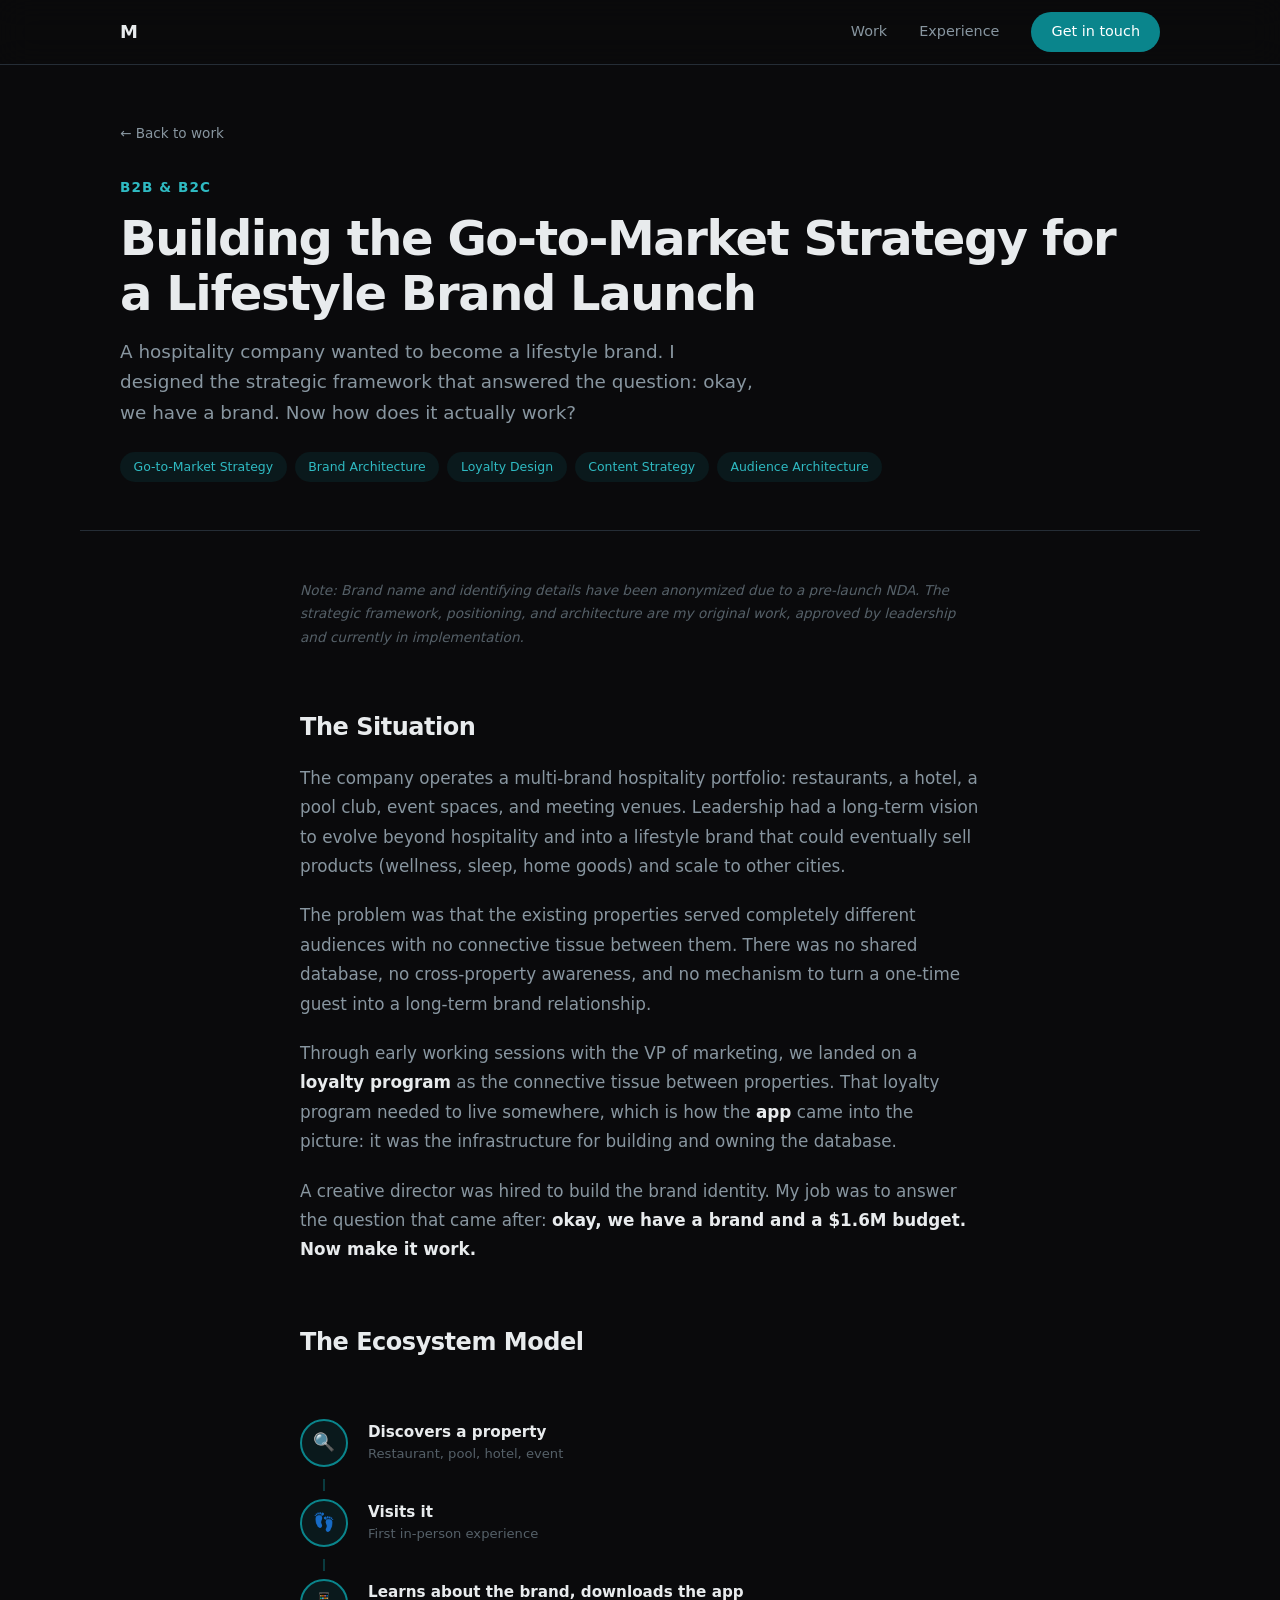
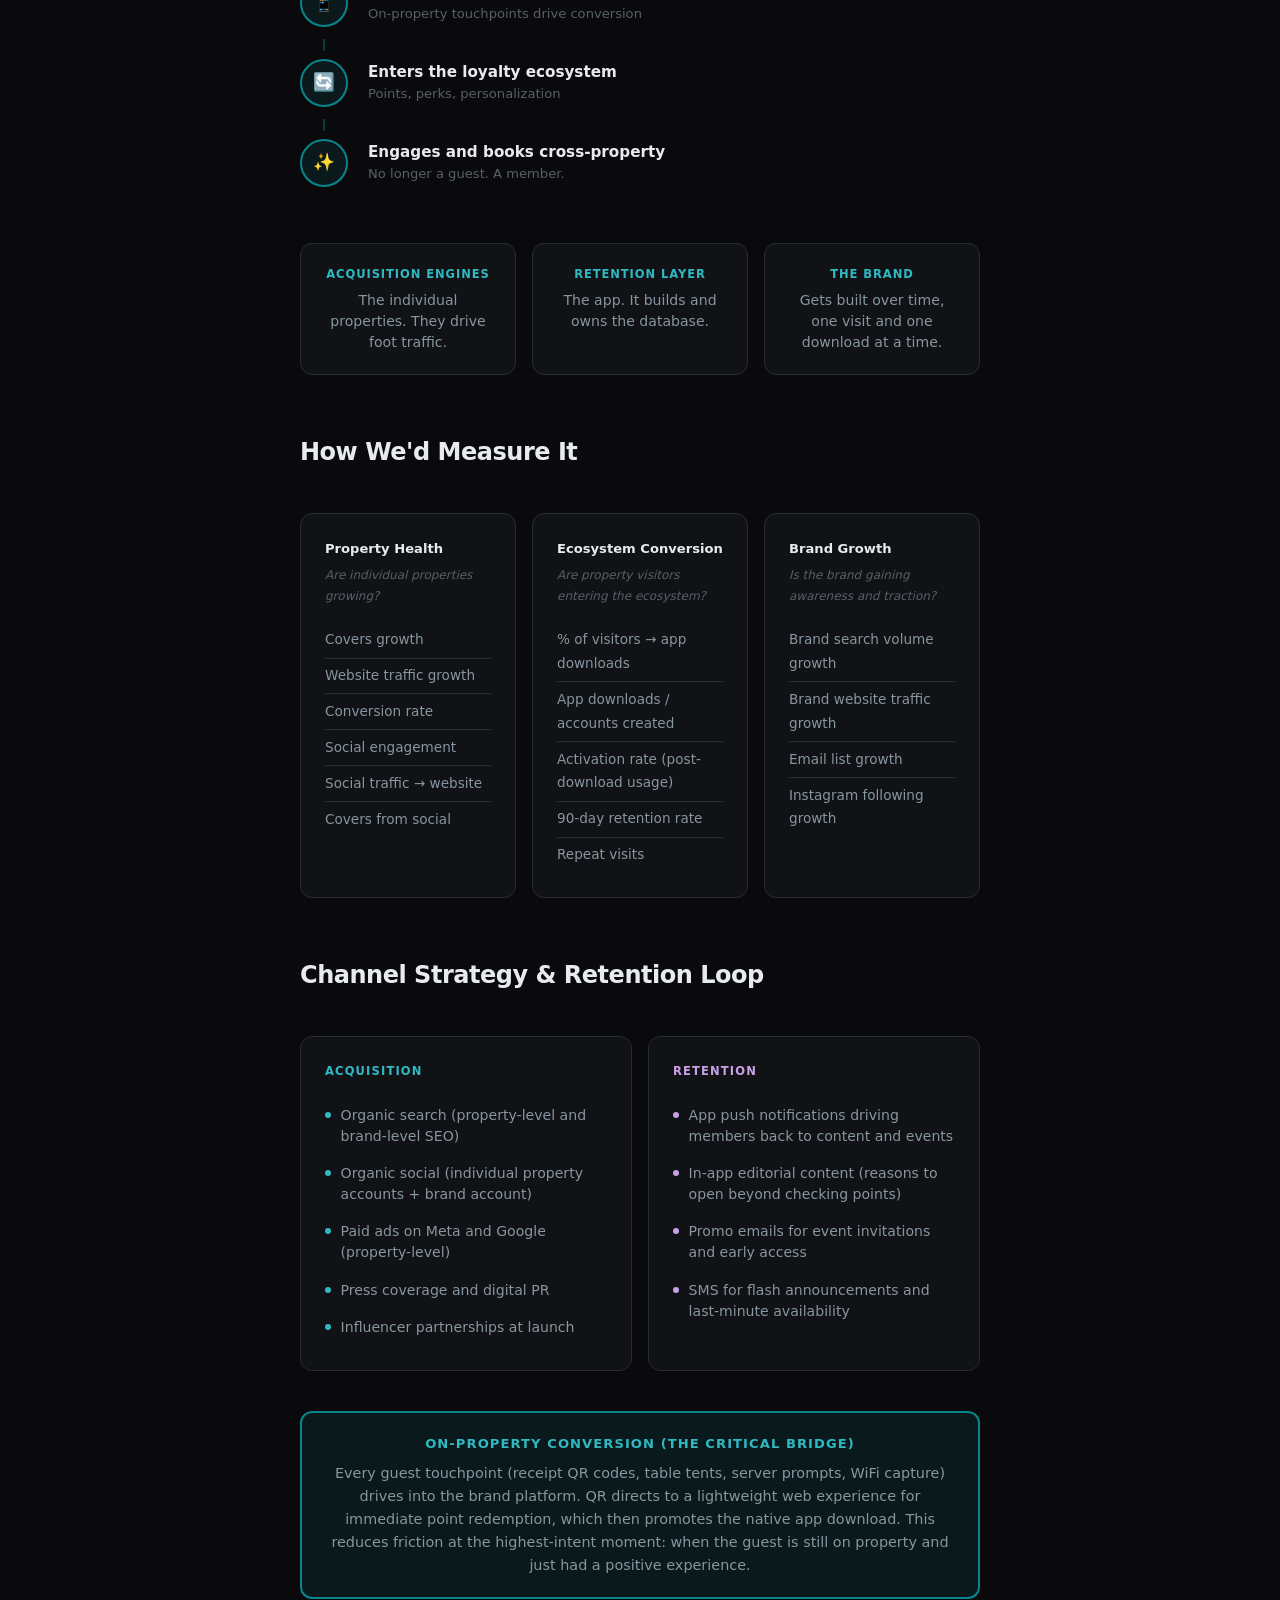
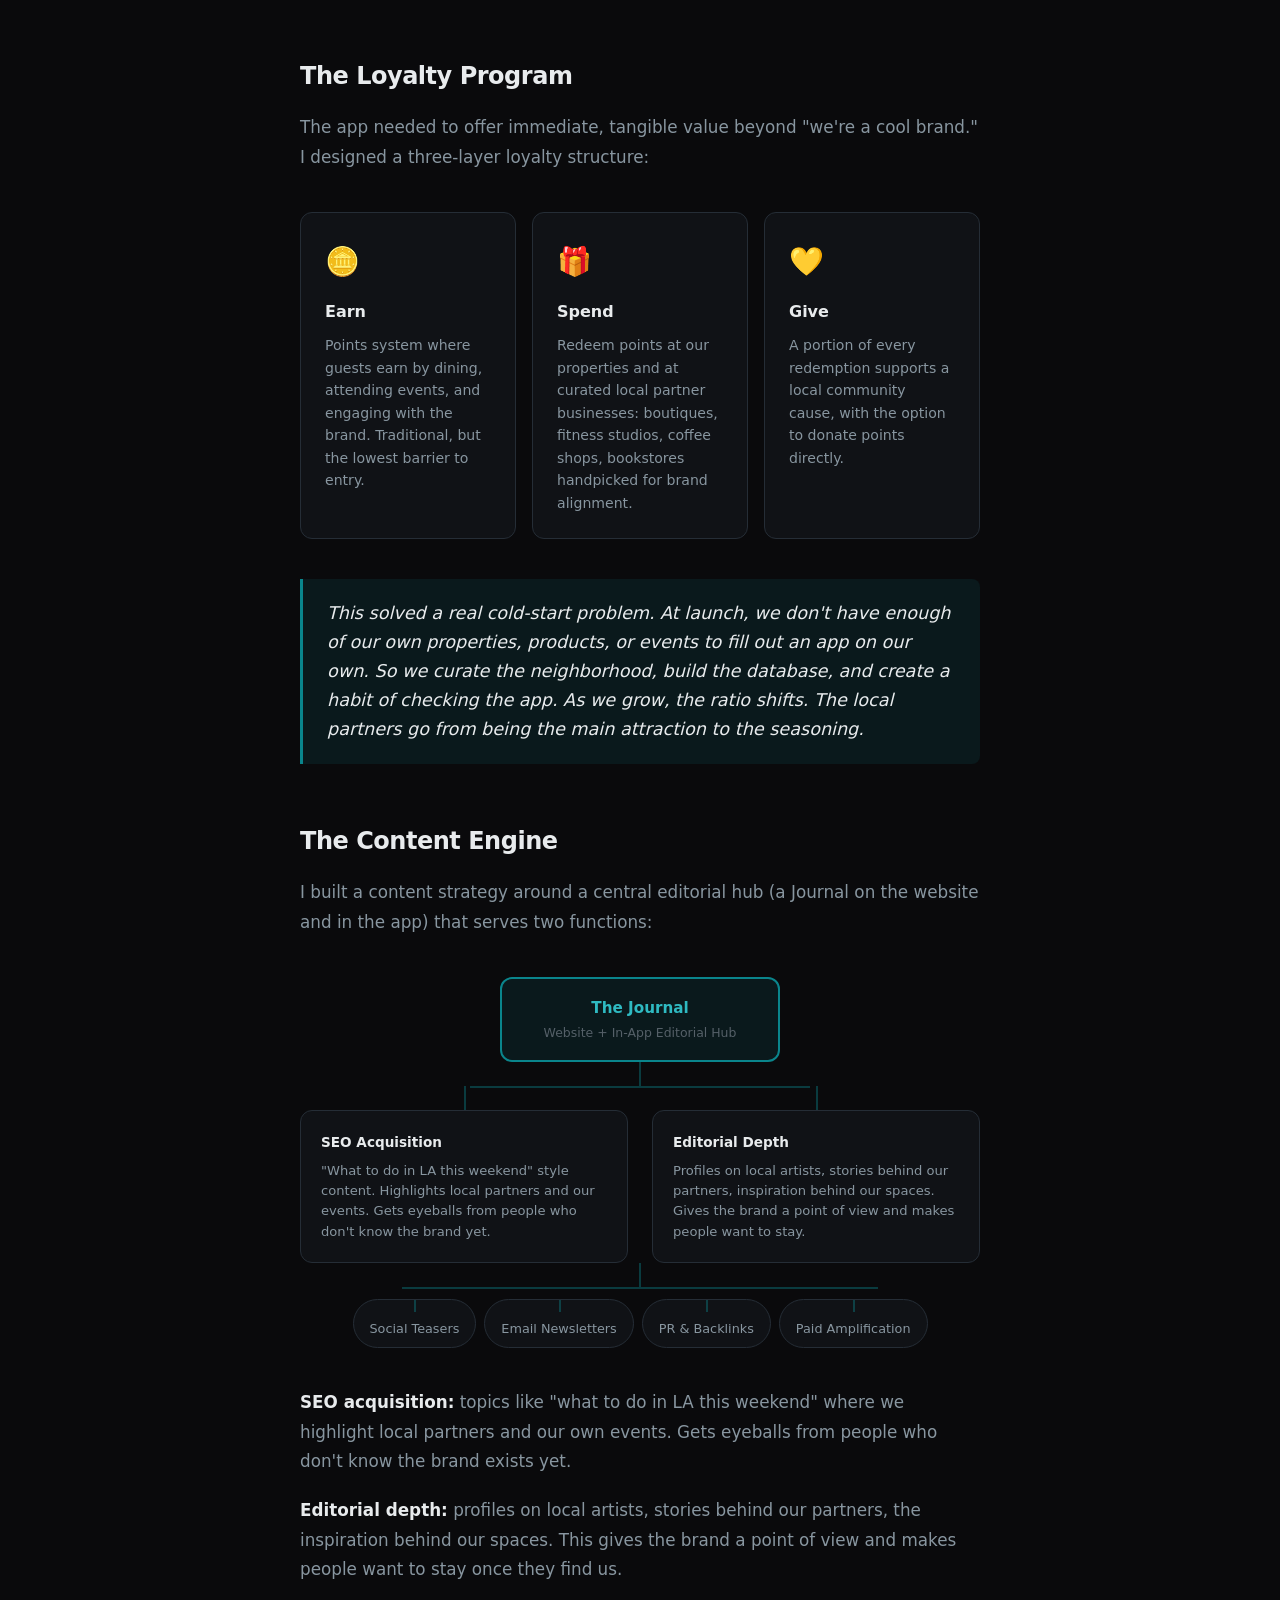
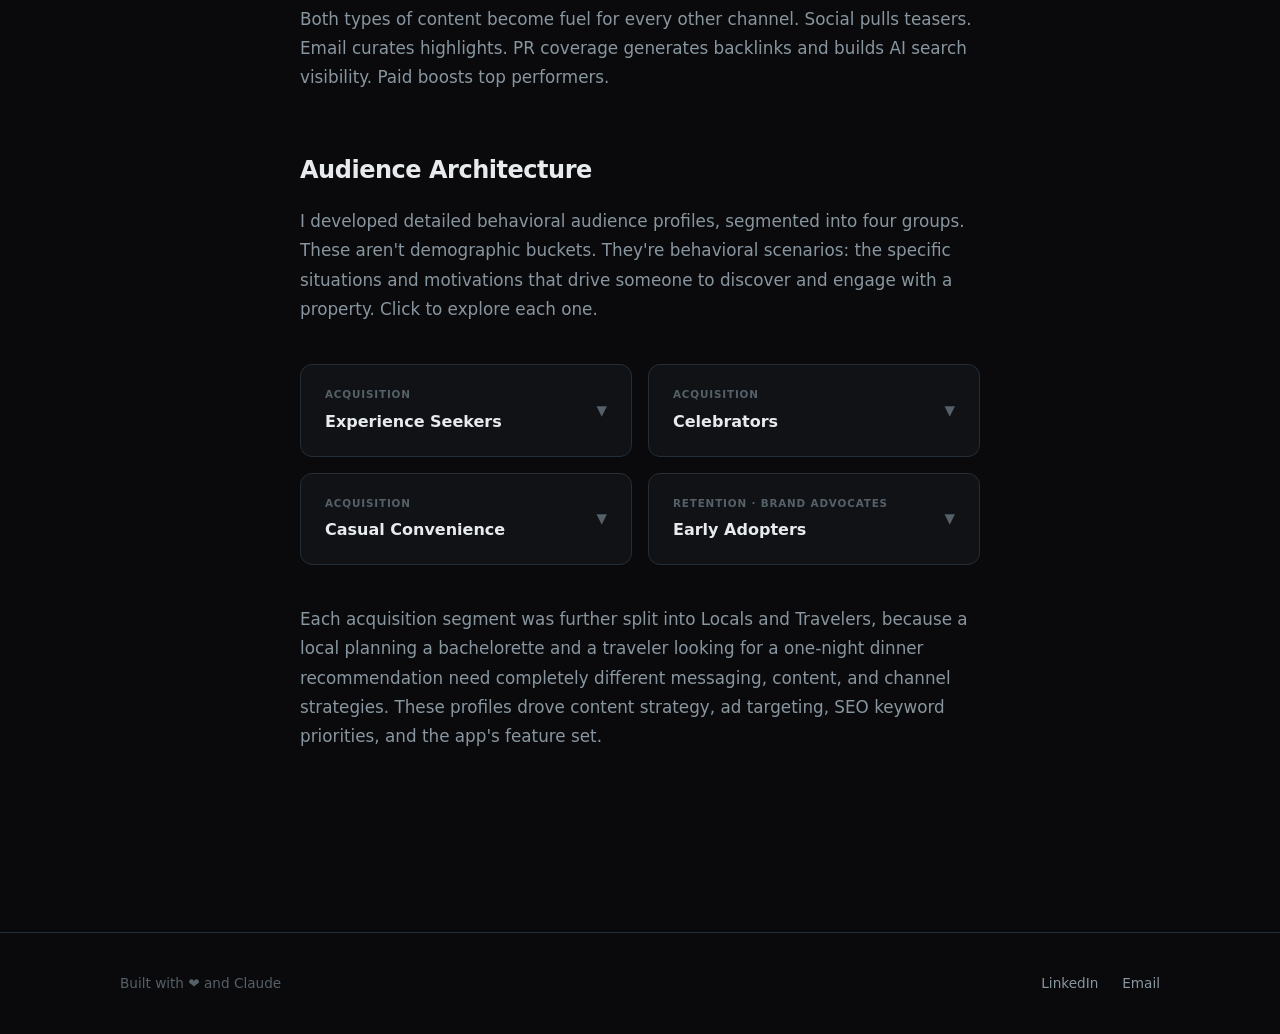
<file: work/gtm-strategy.html>
<!DOCTYPE html>
<html lang="en">
<head>
  <meta charset="UTF-8">
  <meta name="viewport" content="width=device-width, initial-scale=1.0">
  <title>Building the Go-to-Market Strategy for a Lifestyle Brand Launch — Maya Plastinina</title>
  <link rel="stylesheet" href="../style.css">
  <link rel="icon" href="data:image/svg+xml,<svg xmlns='http://www.w3.org/2000/svg' viewBox='0 0 32 32'><rect width='32' height='32' rx='8' fill='%230A858C'/><text x='16' y='22' font-family='system-ui' font-weight='700' font-size='16' fill='white' text-anchor='middle'>M</text></svg>">
  <style>
/* CASE STUDY BASE */
.case-study { padding-top: 64px; }
.case-header { padding-top: 3.5rem; padding-bottom: 3rem; border-bottom: 1px solid var(--border); margin-bottom: 3rem; }
.back-link { display: inline-block; font-size: 0.85rem; color: var(--text-muted); margin-bottom: 2rem; transition: color 0.2s; }
.back-link:hover { color: var(--accent-light); }
.case-company { font-size: 0.85rem; font-weight: 600; color: var(--accent-light); text-transform: uppercase; letter-spacing: 0.08em; margin-bottom: 0.75rem; }
.case-title { font-size: clamp(2rem, 5vw, 3rem); font-weight: 700; letter-spacing: -0.03em; line-height: 1.15; margin-bottom: 1rem; }
.case-desc { font-size: 1.15rem; color: var(--text-muted); max-width: 640px; line-height: 1.65; }
.case-tags { display: flex; flex-wrap: wrap; gap: 0.5rem; margin-top: 1.5rem; }
.tag { font-size: 0.78rem; font-weight: 500; color: var(--accent-light); background: var(--accent-subtle); padding: 0.3rem 0.85rem; border-radius: 100px; }

.case-body { max-width: 760px; font-size: 1.05rem; line-height: 1.75; color: var(--text-muted); padding-bottom: 4rem; }
.case-body h2 { font-size: 1.5rem; font-weight: 700; color: var(--text); margin: 3.5rem 0 1rem; letter-spacing: -0.02em; }
.case-body p { margin-bottom: 1.25rem; }
.case-body strong { color: var(--text); font-weight: 600; }

.callout { border-left: 3px solid var(--accent); padding: 1.25rem 1.5rem; margin: 2rem 0; background: var(--accent-subtle); border-radius: 0 var(--radius-sm) var(--radius-sm) 0; font-size: 1.1rem; color: var(--text); line-height: 1.65; font-style: italic; }

/* WIDE SECTIONS - break out of 760px */
.wide { max-width: 900px; margin-left: auto; margin-right: auto; }

/* ECOSYSTEM FLOW */
.eco-flow { display: flex; flex-direction: column; gap: 0; margin: 2.5rem 0; }
.eco-step { display: flex; align-items: center; gap: 1.25rem; position: relative; padding: 1rem 0; }
.eco-step::after {
  content: ''; position: absolute; left: 23px; top: calc(100% - 4px);
  width: 2px; height: 12px; background: var(--accent); opacity: 0.4;
}
.eco-step:last-child::after { display: none; }
.eco-icon { width: 48px; height: 48px; border-radius: 50%; background: var(--accent-subtle); border: 2px solid var(--accent); display: flex; align-items: center; justify-content: center; font-size: 1.1rem; flex-shrink: 0; }
.eco-text { flex: 1; }
.eco-label { font-size: 0.95rem; font-weight: 600; color: var(--text); line-height: 1.4; }
.eco-sub { font-size: 0.82rem; color: var(--text-dim); margin-top: 0.15rem; line-height: 1.4; }

.eco-summary {
  display: grid; grid-template-columns: repeat(3, 1fr); gap: 1rem; margin: 1.5rem 0 2.5rem;
}
.eco-sum-card {
  background: var(--bg-raised); border: 1px solid var(--border); border-radius: var(--radius);
  padding: 1.25rem; text-align: center;
}
.eco-sum-role { font-size: 0.72rem; font-weight: 700; text-transform: uppercase; letter-spacing: 0.08em; color: var(--accent-light); margin-bottom: 0.4rem; }
.eco-sum-what { font-size: 0.88rem; color: var(--text-muted); line-height: 1.5; }

/* CHANNEL STRATEGY */
.channel-grid { display: grid; grid-template-columns: 1fr 1fr; gap: 1rem; margin: 2.5rem 0; }
.channel-col { background: var(--bg-raised); border: 1px solid var(--border); border-radius: var(--radius); padding: 1.5rem; }
.channel-heading { font-size: 0.72rem; font-weight: 700; text-transform: uppercase; letter-spacing: 0.1em; margin-bottom: 1rem; }
.channel-heading.acq { color: var(--accent-light); }
.channel-heading.ret { color: #c9a0e8; }
.channel-item { display: flex; align-items: flex-start; gap: 0.6rem; padding: 0.5rem 0; font-size: 0.88rem; color: var(--text-muted); line-height: 1.5; }
.channel-dot { width: 6px; height: 6px; border-radius: 50%; flex-shrink: 0; margin-top: 7px; }
.channel-dot.acq { background: var(--accent-light); }
.channel-dot.ret { background: #c9a0e8; }

.channel-bridge {
  background: var(--accent-subtle); border: 2px solid var(--accent); border-radius: var(--radius);
  padding: 1.25rem 1.5rem; margin: 1rem 0 2.5rem; text-align: center;
}
.channel-bridge-title { font-size: 0.82rem; font-weight: 700; color: var(--accent-light); text-transform: uppercase; letter-spacing: 0.08em; margin-bottom: 0.4rem; }
.channel-bridge-text { font-size: 0.9rem; color: var(--text-muted); line-height: 1.6; }

/* LOYALTY CARDS */
.loyalty-cards { display: grid; grid-template-columns: repeat(3, 1fr); gap: 1rem; margin: 2.5rem 0; }
.loyalty-card { background: var(--bg-raised); border: 1px solid var(--border); border-radius: var(--radius); padding: 1.5rem; }
.loyalty-emoji { font-size: 1.75rem; margin-bottom: 0.75rem; }
.loyalty-name { font-size: 1rem; font-weight: 700; color: var(--text); margin-bottom: 0.5rem; }
.loyalty-desc { font-size: 0.88rem; color: var(--text-muted); line-height: 1.6; }

/* CONTENT FLOWCHART */
.content-flow { margin: 2.5rem 0; }
.cf-root {
  background: var(--accent-subtle); border: 2px solid var(--accent); border-radius: var(--radius);
  padding: 1rem 1.5rem; text-align: center; max-width: 280px; margin: 0 auto 0;
}
.cf-root-label { font-size: 0.95rem; font-weight: 700; color: var(--accent-light); }
.cf-root-sub { font-size: 0.78rem; color: var(--text-dim); }
.cf-connector { width: 2px; height: 24px; background: var(--accent); opacity: 0.4; margin: 0 auto; }
.cf-split { display: grid; grid-template-columns: 1fr 1fr; gap: 1.5rem; position: relative; margin-top: 0; }
.cf-split::before {
  content: ''; position: absolute; top: 0; left: 25%; right: 25%; height: 2px; background: var(--accent); opacity: 0.4;
}
.cf-branch { position: relative; padding-top: 24px; }
.cf-branch::before {
  content: ''; position: absolute; top: 0; left: 50%; width: 2px; height: 24px; background: var(--accent); opacity: 0.4;
}
.cf-branch-card {
  background: var(--bg-raised); border: 1px solid var(--border); border-radius: var(--radius); padding: 1.25rem;
}
.cf-branch-title { font-size: 0.85rem; font-weight: 700; color: var(--text); margin-bottom: 0.4rem; }
.cf-branch-desc { font-size: 0.82rem; color: var(--text-muted); line-height: 1.55; }
.cf-connector-down { width: 2px; height: 24px; background: var(--accent); opacity: 0.4; margin: 0 auto; }
.cf-outputs {
  display: flex; flex-wrap: wrap; gap: 0.5rem; justify-content: center; margin-top: 0;
  padding-top: 12px; position: relative;
}
.cf-outputs::before {
  content: ''; position: absolute; top: 0; left: 15%; right: 15%; height: 2px; background: var(--accent); opacity: 0.4;
}
.cf-out-pill {
  background: var(--bg-raised); border: 1px solid var(--border); border-radius: 100px;
  padding: 0.4rem 1rem; font-size: 0.8rem; color: var(--text-muted); font-weight: 500;
  position: relative; padding-top: calc(0.4rem + 12px);
}
.cf-out-pill::before {
  content: ''; position: absolute; top: 0; left: 50%; width: 2px; height: 12px; background: var(--accent); opacity: 0.4;
}

/* AUDIENCE ACCORDION */
.audience-grid { display: grid; grid-template-columns: 1fr 1fr; gap: 1rem; margin: 2.5rem 0; }
.audience-card { background: var(--bg-raised); border: 1px solid var(--border); border-radius: var(--radius); overflow: hidden; }
.audience-header { padding: 1.25rem 1.5rem; cursor: pointer; display: flex; align-items: center; justify-content: space-between; transition: background 0.2s; }
.audience-header:hover { background: var(--bg-hover); }
.audience-type { font-size: 0.65rem; font-weight: 700; text-transform: uppercase; letter-spacing: 0.08em; color: var(--text-dim); margin-bottom: 0.25rem; }
.audience-name { font-size: 1rem; font-weight: 700; color: var(--text); }
.audience-arrow { font-size: 0.85rem; color: var(--text-dim); transition: transform 0.2s; }
.audience-card.open .audience-arrow { transform: rotate(180deg); }
.audience-body { max-height: 0; overflow: hidden; transition: max-height 0.3s ease; }
.audience-body-inner { padding: 0 1.5rem 1.25rem; }
.audience-group-label { font-size: 0.72rem; font-weight: 700; color: var(--accent-light); text-transform: uppercase; letter-spacing: 0.06em; margin: 0.75rem 0 0.4rem; }
.audience-group-label:first-child { margin-top: 0; }
.audience-scenario { font-size: 0.85rem; color: var(--text-muted); line-height: 1.55; padding: 0.3rem 0; padding-left: 0.75rem; border-left: 2px solid var(--border); margin-bottom: 0.4rem; }

/* KPI GRID */
.kpi-grid { display: grid; grid-template-columns: repeat(3, 1fr); gap: 1rem; margin: 2.5rem 0; }
.kpi-col { background: var(--bg-raised); border: 1px solid var(--border); border-radius: var(--radius); padding: 1.5rem; }
.kpi-heading { font-size: 0.82rem; font-weight: 700; color: var(--text); margin-bottom: 0.25rem; }
.kpi-question { font-size: 0.75rem; color: var(--text-dim); font-style: italic; margin-bottom: 1rem; }
.kpi-item { font-size: 0.85rem; color: var(--text-muted); padding: 0.35rem 0; border-bottom: 1px solid var(--border); }
.kpi-item:last-child { border-bottom: none; }

/* FOOTER */
.footer { border-top: 1px solid var(--border); padding: 2.5rem 0; margin-top: 6rem; }
.footer-inner { display: flex; align-items: center; justify-content: space-between; }
.footer-text { color: var(--text-dim); font-size: 0.85rem; }
.footer-links { display: flex; gap: 1.5rem; font-size: 0.85rem; color: var(--text-muted); }
.footer-links a:hover { color: var(--text); }

@media (max-width: 768px) {
  .eco-summary { grid-template-columns: 1fr; }
  .channel-grid { grid-template-columns: 1fr; }
  .loyalty-cards { grid-template-columns: 1fr; }
  .audience-grid { grid-template-columns: 1fr; }
  .kpi-grid { grid-template-columns: 1fr; }
  .cf-split { grid-template-columns: 1fr; }
  .cf-split::before { display: none; }
  .cf-branch::before { display: none; }
  .cf-branch { padding-top: 0; }
}
@media (max-width: 640px) {
  .nav-links a:not(.nav-cta) { display: none; }
  .footer-inner { flex-direction: column; gap: 1rem; text-align: center; }
}

  </style>
</head>
<body>
<nav class="nav">
  <div class="container nav-inner">
    <a href="../" class="nav-logo">M</a>
    <div class="nav-links">
      <a href="../">Work</a>
      <a href="../">Experience</a>
      <a href="../" class="nav-cta">Get in touch</a>
    </div>
  </div>
</nav>

<article class="case-study">
  <header class="case-header container">
    <a href="../work.html" class="back-link">← Back to work</a>
    <p class="case-company">B2B &amp; B2C</p>
    <h1 class="case-title">Building the Go-to-Market Strategy for a Lifestyle Brand Launch</h1>
    <p class="case-desc">A hospitality company wanted to become a lifestyle brand. I designed the strategic framework that answered the question: okay, we have a brand. Now how does it actually work?</p>
    <div class="case-tags">
      <span class="tag">Go-to-Market Strategy</span>
      <span class="tag">Brand Architecture</span>
      <span class="tag">Loyalty Design</span>
      <span class="tag">Content Strategy</span>
      <span class="tag">Audience Architecture</span>
    </div>
  </header>

  <div class="case-body container">

    <p style="font-size: 0.85rem; color: var(--text-dim); font-style: italic; margin-bottom: 2rem;">Note: Brand name and identifying details have been anonymized due to a pre-launch NDA. The strategic framework, positioning, and architecture are my original work, approved by leadership and currently in implementation.</p>

    <h2>The Situation</h2>
    <p>The company operates a multi-brand hospitality portfolio: restaurants, a hotel, a pool club, event spaces, and meeting venues. Leadership had a long-term vision to evolve beyond hospitality and into a lifestyle brand that could eventually sell products (wellness, sleep, home goods) and scale to other cities.</p>
    <p>The problem was that the existing properties served completely different audiences with no connective tissue between them. There was no shared database, no cross-property awareness, and no mechanism to turn a one-time guest into a long-term brand relationship.</p>
    <p>Through early working sessions with the VP of marketing, we landed on a <strong>loyalty program</strong> as the connective tissue between properties. That loyalty program needed to live somewhere, which is how the <strong>app</strong> came into the picture: it was the infrastructure for building and owning the database.</p>
    <p>A creative director was hired to build the brand identity. My job was to answer the question that came after: <strong>okay, we have a brand and a $1.6M budget. Now make it work.</strong></p>

    <h2>The Ecosystem Model</h2>

    <div class="wide">
      <div class="eco-flow">
        <div class="eco-step">
          <div class="eco-icon">🔍</div>
          <div class="eco-text">
            <div class="eco-label">Discovers a property</div>
            <div class="eco-sub">Restaurant, pool, hotel, event</div>
          </div>
        </div>
        <div class="eco-step">
          <div class="eco-icon">👣</div>
          <div class="eco-text">
            <div class="eco-label">Visits it</div>
            <div class="eco-sub">First in-person experience</div>
          </div>
        </div>
        <div class="eco-step">
          <div class="eco-icon">📱</div>
          <div class="eco-text">
            <div class="eco-label">Learns about the brand, downloads the app</div>
            <div class="eco-sub">On-property touchpoints drive conversion</div>
          </div>
        </div>
        <div class="eco-step">
          <div class="eco-icon">🔄</div>
          <div class="eco-text">
            <div class="eco-label">Enters the loyalty ecosystem</div>
            <div class="eco-sub">Points, perks, personalization</div>
          </div>
        </div>
        <div class="eco-step">
          <div class="eco-icon">✨</div>
          <div class="eco-text">
            <div class="eco-label">Engages and books cross-property</div>
            <div class="eco-sub">No longer a guest. A member.</div>
          </div>
        </div>
      </div>

      <div class="eco-summary">
        <div class="eco-sum-card">
          <div class="eco-sum-role">Acquisition engines</div>
          <div class="eco-sum-what">The individual properties. They drive foot traffic.</div>
        </div>
        <div class="eco-sum-card">
          <div class="eco-sum-role">Retention layer</div>
          <div class="eco-sum-what">The app. It builds and owns the database.</div>
        </div>
        <div class="eco-sum-card">
          <div class="eco-sum-role">The brand</div>
          <div class="eco-sum-what">Gets built over time, one visit and one download at a time.</div>
        </div>
      </div>
    </div>

    <h2>How We'd Measure It</h2>

    <div class="wide">
      <div class="kpi-grid">
        <div class="kpi-col">
          <div class="kpi-heading">Property Health</div>
          <div class="kpi-question">Are individual properties growing?</div>
          <div class="kpi-item">Covers growth</div>
          <div class="kpi-item">Website traffic growth</div>
          <div class="kpi-item">Conversion rate</div>
          <div class="kpi-item">Social engagement</div>
          <div class="kpi-item">Social traffic → website</div>
          <div class="kpi-item">Covers from social</div>
        </div>
        <div class="kpi-col">
          <div class="kpi-heading">Ecosystem Conversion</div>
          <div class="kpi-question">Are property visitors entering the ecosystem?</div>
          <div class="kpi-item">% of visitors → app downloads</div>
          <div class="kpi-item">App downloads / accounts created</div>
          <div class="kpi-item">Activation rate (post-download usage)</div>
          <div class="kpi-item">90-day retention rate</div>
          <div class="kpi-item">Repeat visits</div>
        </div>
        <div class="kpi-col">
          <div class="kpi-heading">Brand Growth</div>
          <div class="kpi-question">Is the brand gaining awareness and traction?</div>
          <div class="kpi-item">Brand search volume growth</div>
          <div class="kpi-item">Brand website traffic growth</div>
          <div class="kpi-item">Email list growth</div>
          <div class="kpi-item">Instagram following growth</div>
        </div>
      </div>
    </div>

    <h2>Channel Strategy &amp; Retention Loop</h2>

    <div class="wide">
      <div class="channel-grid">
        <div class="channel-col">
          <div class="channel-heading acq">Acquisition</div>
          <div class="channel-item"><span class="channel-dot acq"></span>Organic search (property-level and brand-level SEO)</div>
          <div class="channel-item"><span class="channel-dot acq"></span>Organic social (individual property accounts + brand account)</div>
          <div class="channel-item"><span class="channel-dot acq"></span>Paid ads on Meta and Google (property-level)</div>
          <div class="channel-item"><span class="channel-dot acq"></span>Press coverage and digital PR</div>
          <div class="channel-item"><span class="channel-dot acq"></span>Influencer partnerships at launch</div>
        </div>
        <div class="channel-col">
          <div class="channel-heading ret">Retention</div>
          <div class="channel-item"><span class="channel-dot ret"></span>App push notifications driving members back to content and events</div>
          <div class="channel-item"><span class="channel-dot ret"></span>In-app editorial content (reasons to open beyond checking points)</div>
          <div class="channel-item"><span class="channel-dot ret"></span>Promo emails for event invitations and early access</div>
          <div class="channel-item"><span class="channel-dot ret"></span>SMS for flash announcements and last-minute availability</div>
        </div>
      </div>
      <div class="channel-bridge">
        <div class="channel-bridge-title">On-Property Conversion (The Critical Bridge)</div>
        <div class="channel-bridge-text">Every guest touchpoint (receipt QR codes, table tents, server prompts, WiFi capture) drives into the brand platform. QR directs to a lightweight web experience for immediate point redemption, which then promotes the native app download. This reduces friction at the highest-intent moment: when the guest is still on property and just had a positive experience.</div>
      </div>
    </div>

    <h2>The Loyalty Program</h2>
    <p>The app needed to offer immediate, tangible value beyond "we're a cool brand." I designed a three-layer loyalty structure:</p>

    <div class="wide">
      <div class="loyalty-cards">
        <div class="loyalty-card">
          <div class="loyalty-emoji">🪙</div>
          <div class="loyalty-name">Earn</div>
          <div class="loyalty-desc">Points system where guests earn by dining, attending events, and engaging with the brand. Traditional, but the lowest barrier to entry.</div>
        </div>
        <div class="loyalty-card">
          <div class="loyalty-emoji">🎁</div>
          <div class="loyalty-name">Spend</div>
          <div class="loyalty-desc">Redeem points at our properties and at curated local partner businesses: boutiques, fitness studios, coffee shops, bookstores handpicked for brand alignment.</div>
        </div>
        <div class="loyalty-card">
          <div class="loyalty-emoji">💛</div>
          <div class="loyalty-name">Give</div>
          <div class="loyalty-desc">A portion of every redemption supports a local community cause, with the option to donate points directly.</div>
        </div>
      </div>
    </div>

    <div class="callout">This solved a real cold-start problem. At launch, we don't have enough of our own properties, products, or events to fill out an app on our own. So we curate the neighborhood, build the database, and create a habit of checking the app. As we grow, the ratio shifts. The local partners go from being the main attraction to the seasoning.</div>

    <h2>The Content Engine</h2>
    <p>I built a content strategy around a central editorial hub (a Journal on the website and in the app) that serves two functions:</p>

    <div class="wide">
      <div class="content-flow">
        <div class="cf-root">
          <div class="cf-root-label">The Journal</div>
          <div class="cf-root-sub">Website + In-App Editorial Hub</div>
        </div>
        <div class="cf-connector"></div>
        <div class="cf-split">
          <div class="cf-branch">
            <div class="cf-branch-card">
              <div class="cf-branch-title">SEO Acquisition</div>
              <div class="cf-branch-desc">"What to do in LA this weekend" style content. Highlights local partners and our events. Gets eyeballs from people who don't know the brand yet.</div>
            </div>
          </div>
          <div class="cf-branch">
            <div class="cf-branch-card">
              <div class="cf-branch-title">Editorial Depth</div>
              <div class="cf-branch-desc">Profiles on local artists, stories behind our partners, inspiration behind our spaces. Gives the brand a point of view and makes people want to stay.</div>
            </div>
          </div>
        </div>
        <div class="cf-connector-down"></div>
        <div class="cf-outputs">
          <div class="cf-out-pill">Social Teasers</div>
          <div class="cf-out-pill">Email Newsletters</div>
          <div class="cf-out-pill">PR &amp; Backlinks</div>
          <div class="cf-out-pill">Paid Amplification</div>
        </div>
      </div>
    </div>

    <p><strong>SEO acquisition:</strong> topics like "what to do in LA this weekend" where we highlight local partners and our own events. Gets eyeballs from people who don't know the brand exists yet.</p>
    <p><strong>Editorial depth:</strong> profiles on local artists, stories behind our partners, the inspiration behind our spaces. This gives the brand a point of view and makes people want to stay once they find us.</p>
    <p>Both types of content become fuel for every other channel. Social pulls teasers. Email curates highlights. PR coverage generates backlinks and builds AI search visibility. Paid boosts top performers.</p>

    <h2>Audience Architecture</h2>
    <p>I developed detailed behavioral audience profiles, segmented into four groups. These aren't demographic buckets. They're behavioral scenarios: the specific situations and motivations that drive someone to discover and engage with a property. Click to explore each one.</p>

    <div class="wide">
      <div class="audience-grid">

        <div class="audience-card" onclick="toggleAudience(this)">
          <div class="audience-header">
            <div>
              <div class="audience-type">Acquisition</div>
              <div class="audience-name">Experience Seekers</div>
            </div>
            <span class="audience-arrow">▼</span>
          </div>
          <div class="audience-body">
            <div class="audience-body-inner">
              <div class="audience-group-label">Locals</div>
              <div class="audience-scenario">Someone who wants to impress a date.</div>
              <div class="audience-scenario">Someone who wants a girls night that looks good on Instagram stories.</div>
              <div class="audience-scenario">Someone bored of their usual spots who wants something new this weekend.</div>
              <div class="audience-group-label">Travelers</div>
              <div class="audience-scenario">Someone visiting who wants to eat where locals eat, not where tourists go.</div>
              <div class="audience-scenario">Someone on a work trip with one free evening who wants to make it count.</div>
            </div>
          </div>
        </div>

        <div class="audience-card" onclick="toggleAudience(this)">
          <div class="audience-header">
            <div>
              <div class="audience-type">Acquisition</div>
              <div class="audience-name">Celebrators</div>
            </div>
            <span class="audience-arrow">▼</span>
          </div>
          <div class="audience-body">
            <div class="audience-body-inner">
              <div class="audience-group-label">Locals</div>
              <div class="audience-scenario">Someone planning a bachelorette who needs a full day of activities.</div>
              <div class="audience-scenario">Someone looking for an anniversary dinner that feels elevated.</div>
              <div class="audience-scenario">Someone planning a proposal who needs the setting to be perfect.</div>
              <div class="audience-group-label">Travelers</div>
              <div class="audience-scenario">Someone planning a destination bachelorette who wants everything walkable.</div>
              <div class="audience-scenario">Someone doing a couples getaway who wants the whole experience handled.</div>
            </div>
          </div>
        </div>

        <div class="audience-card" onclick="toggleAudience(this)">
          <div class="audience-header">
            <div>
              <div class="audience-type">Acquisition</div>
              <div class="audience-name">Casual Convenience</div>
            </div>
            <span class="audience-arrow">▼</span>
          </div>
          <div class="audience-body">
            <div class="audience-body-inner">
              <div class="audience-group-label">Locals</div>
              <div class="audience-scenario">Someone who wants pool-side drinks without planning a vacation.</div>
              <div class="audience-scenario">Someone who needs a last-minute dinner reservation and doesn't want to think too hard.</div>
              <div class="audience-group-label">Travelers</div>
              <div class="audience-scenario">Someone staying at the hotel who wants dinner without leaving the property.</div>
              <div class="audience-scenario">Someone who just checked in and wants food immediately without researching options.</div>
            </div>
          </div>
        </div>

        <div class="audience-card" onclick="toggleAudience(this)">
          <div class="audience-header">
            <div>
              <div class="audience-type">Retention · Brand Advocates</div>
              <div class="audience-name">Early Adopters</div>
            </div>
            <span class="audience-arrow">▼</span>
          </div>
          <div class="audience-body">
            <div class="audience-body-inner">
              <div class="audience-scenario">Someone who likes discovering new brands before they blow up.</div>
              <div class="audience-scenario">Someone who wants to feel like an insider with access to perks and events.</div>
              <div class="audience-scenario">Someone who would buy merch from a hospitality brand if it was actually cool.</div>
            </div>
          </div>
        </div>

      </div>
    </div>

    <p>Each acquisition segment was further split into Locals and Travelers, because a local planning a bachelorette and a traveler looking for a one-night dinner recommendation need completely different messaging, content, and channel strategies. These profiles drove content strategy, ad targeting, SEO keyword priorities, and the app's feature set.</p>

  </div>
</article>

<footer class="footer">
  <div class="container footer-inner">
    <p class="footer-text">Built with ❤️ and Claude</p>
    <div class="footer-links">
      <a href="https://www.linkedin.com/in/maya-plastinina/" target="_blank" rel="noopener">LinkedIn</a>
      <a href="mailto:plastininamaya@gmail.com">Email</a>
    </div>
  </div>
</footer>

<script>
function toggleAudience(card) {
  const wasOpen = card.classList.contains('open');
  // Close all
  document.querySelectorAll('.audience-card').forEach(c => {
    c.classList.remove('open');
    c.querySelector('.audience-body').style.maxHeight = '0';
  });
  // Open clicked if it was closed
  if (!wasOpen) {
    card.classList.add('open');
    const body = card.querySelector('.audience-body');
    body.style.maxHeight = body.scrollHeight + 'px';
  }
}
</script>
</body>
</html>
</file>
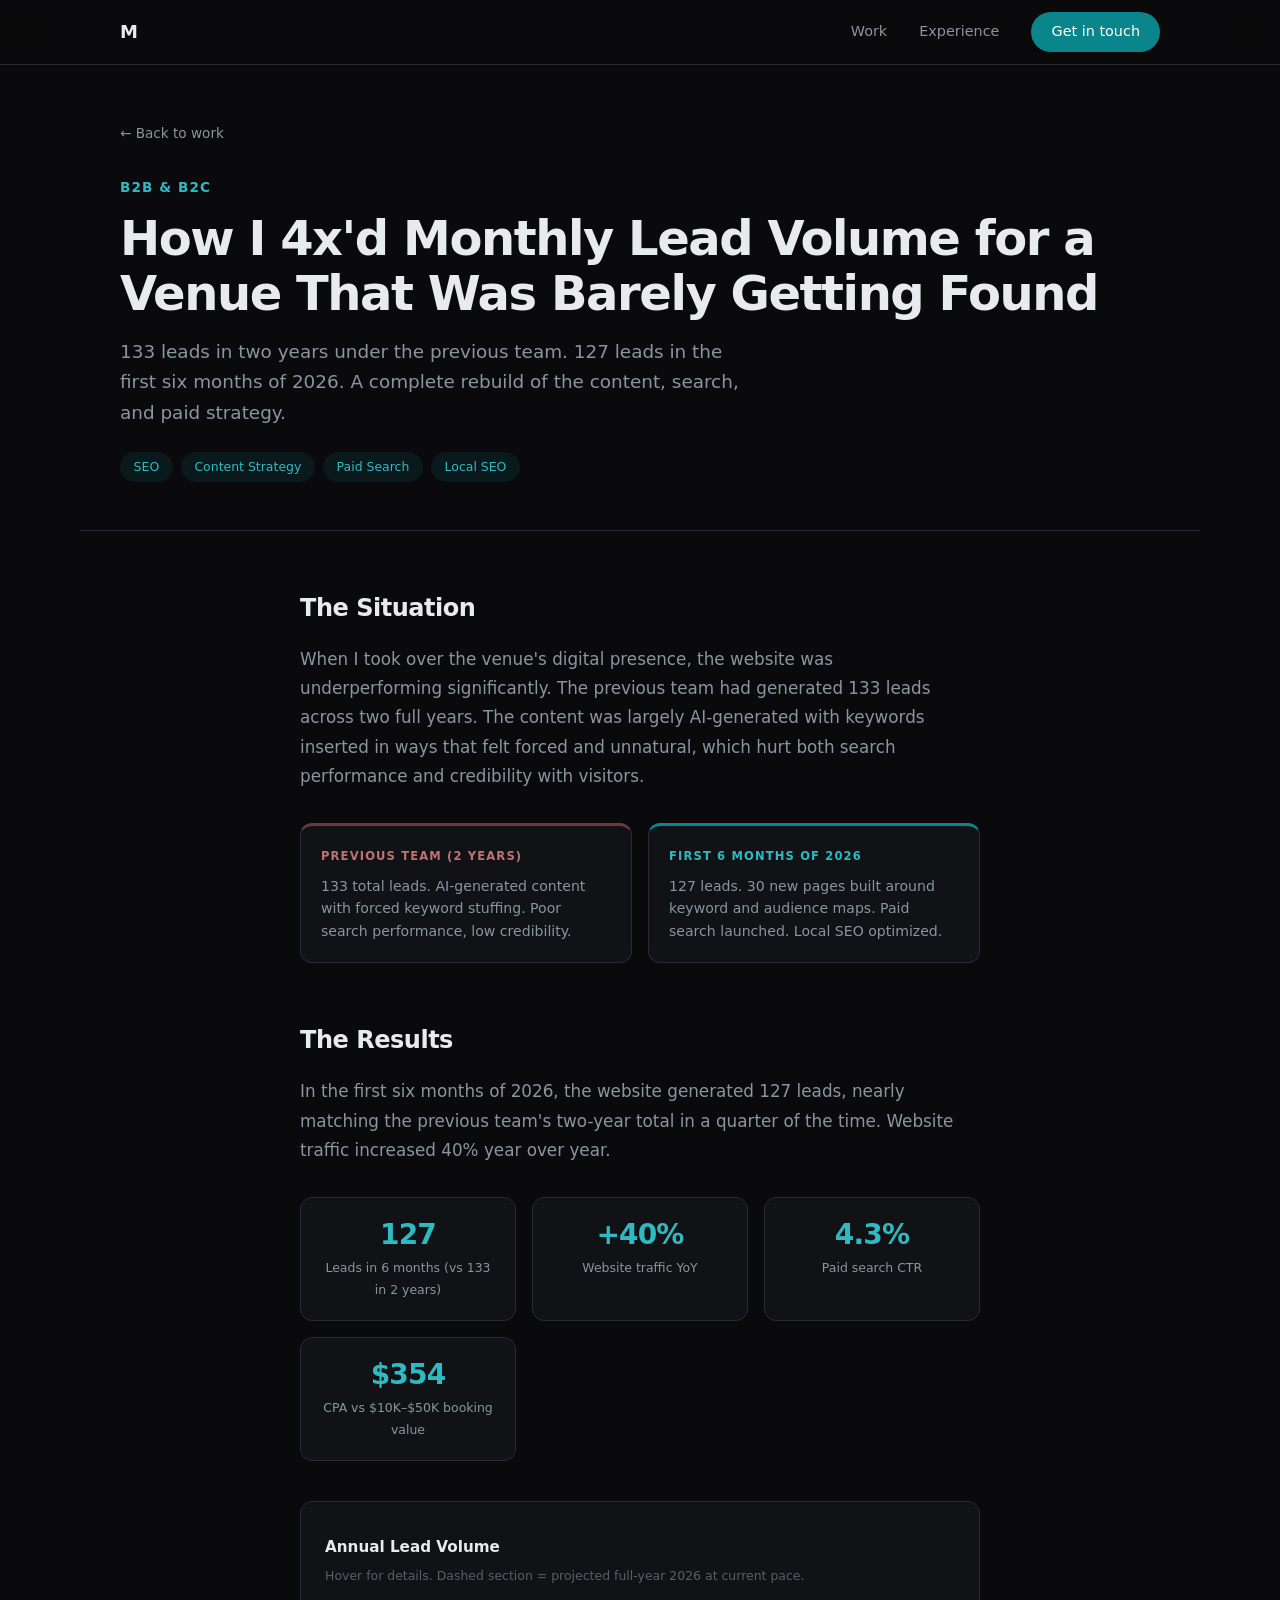
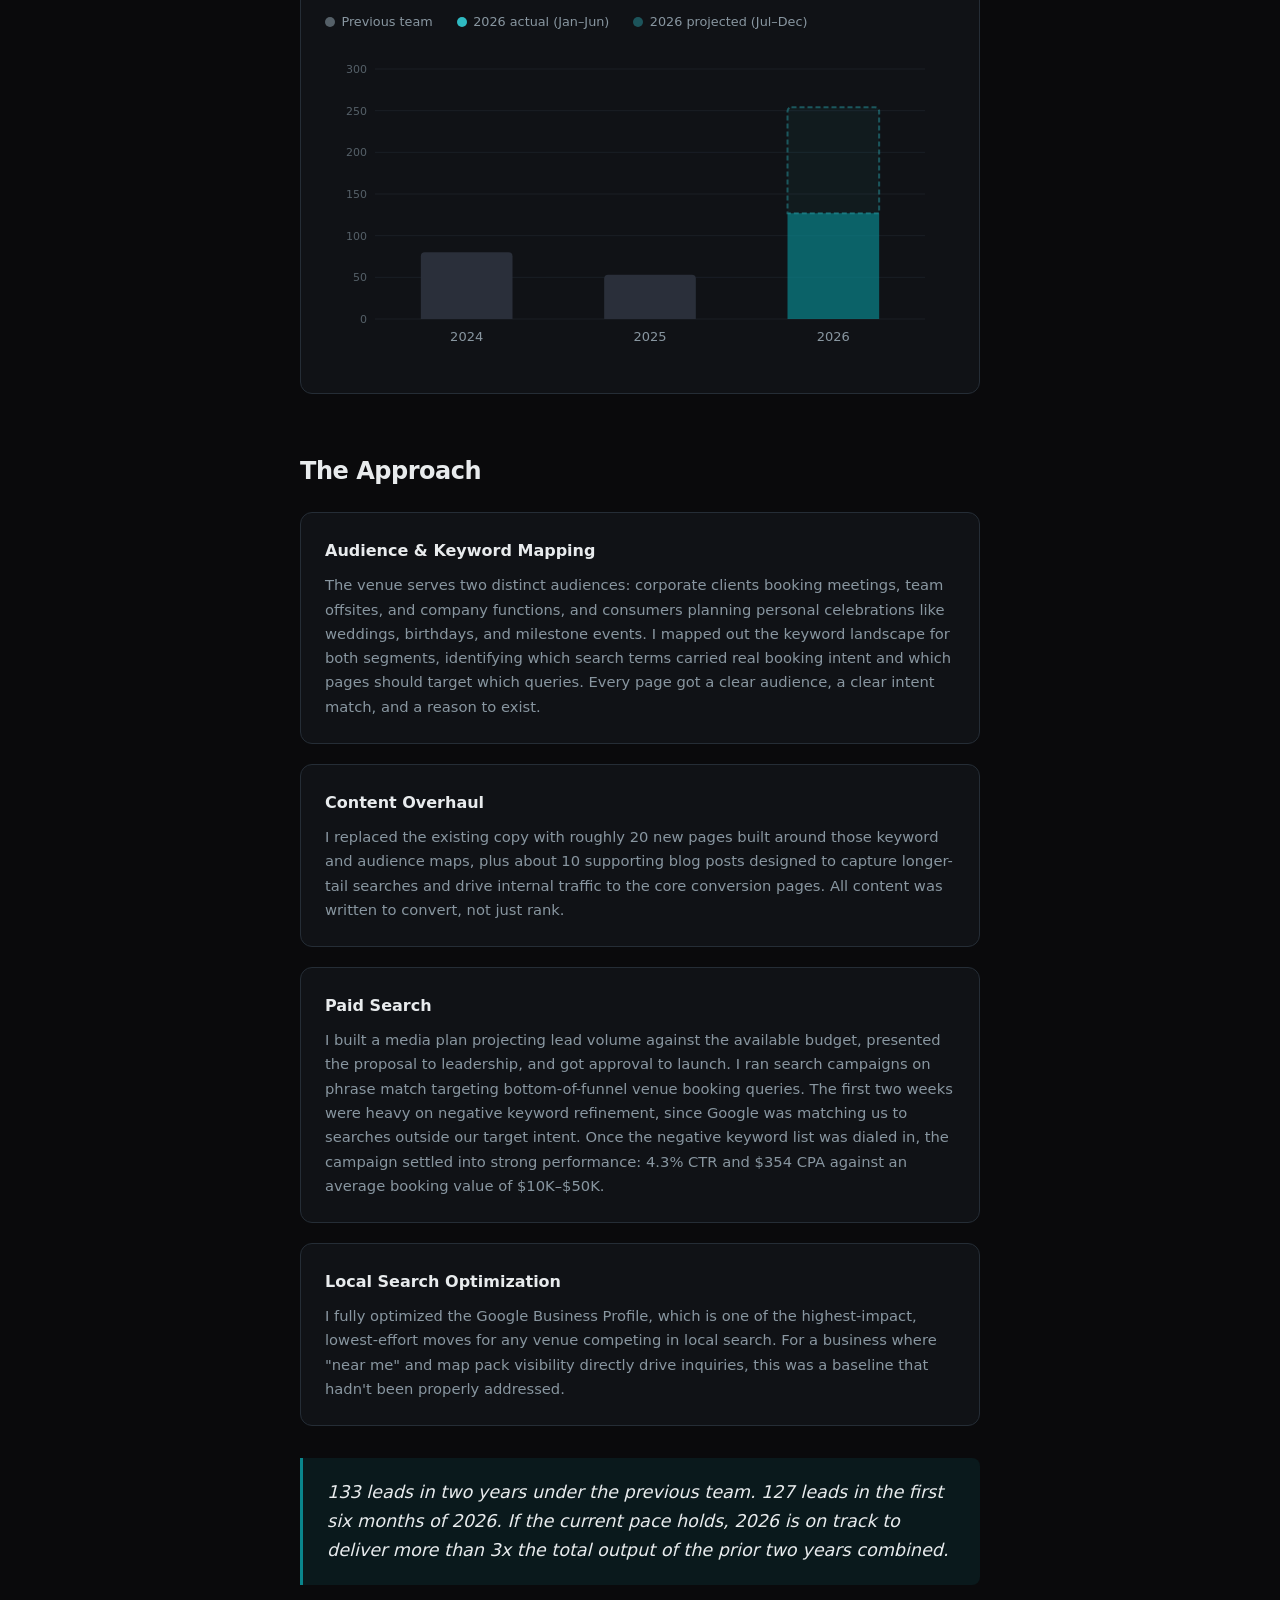
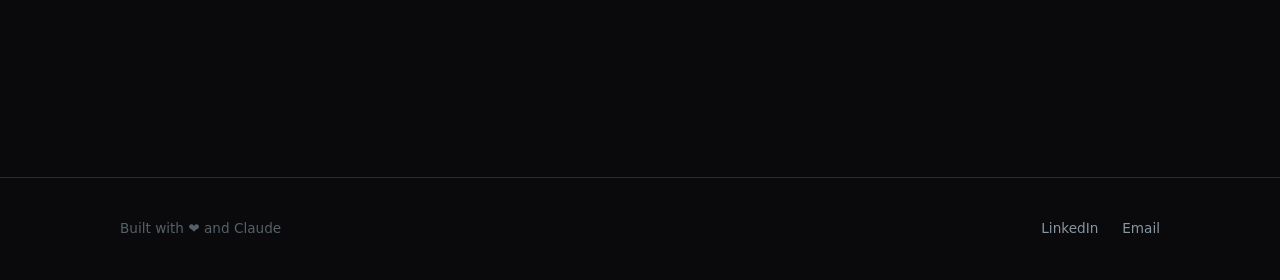
<file: work/venue-leads.html>
<!DOCTYPE html>
<html lang="en">
<head>
  <meta charset="UTF-8">
  <meta name="viewport" content="width=device-width, initial-scale=1.0">
  <title>How I 4x'd Monthly Lead Volume for a Venue — Maya Plastinina</title>
  <link rel="stylesheet" href="../style.css">
  <link rel="icon" href="data:image/svg+xml,<svg xmlns='http://www.w3.org/2000/svg' viewBox='0 0 32 32'><rect width='32' height='32' rx='8' fill='%230A858C'/><text x='16' y='22' font-family='system-ui' font-weight='700' font-size='16' fill='white' text-anchor='middle'>M</text></svg>">
  <style>
.case-study { padding-top: 64px; }
.case-header { padding-top: 3.5rem; padding-bottom: 3rem; border-bottom: 1px solid var(--border); margin-bottom: 3rem; }
.back-link { display: inline-block; font-size: 0.85rem; color: var(--text-muted); margin-bottom: 2rem; transition: color 0.2s; }
.back-link:hover { color: var(--accent-light); }
.case-company { font-size: 0.85rem; font-weight: 600; color: var(--accent-light); text-transform: uppercase; letter-spacing: 0.08em; margin-bottom: 0.75rem; }
.case-title { font-size: clamp(2rem, 5vw, 3rem); font-weight: 700; letter-spacing: -0.03em; line-height: 1.15; margin-bottom: 1rem; }
.case-desc { font-size: 1.15rem; color: var(--text-muted); max-width: 640px; line-height: 1.65; }
.case-tags { display: flex; flex-wrap: wrap; gap: 0.5rem; margin-top: 1.5rem; }
.tag { font-size: 0.78rem; font-weight: 500; color: var(--accent-light); background: var(--accent-subtle); padding: 0.3rem 0.85rem; border-radius: 100px; }

.case-body { max-width: 760px; font-size: 1.05rem; line-height: 1.75; color: var(--text-muted); padding-bottom: 4rem; }
.case-body h2 { font-size: 1.5rem; font-weight: 700; color: var(--text); margin: 3.5rem 0 1rem; letter-spacing: -0.02em; }
.case-body p { margin-bottom: 1.25rem; }
.case-body strong { color: var(--text); font-weight: 600; }

.callout { border-left: 3px solid var(--accent); padding: 1.25rem 1.5rem; margin: 2rem 0; background: var(--accent-subtle); border-radius: 0 var(--radius-sm) var(--radius-sm) 0; font-size: 1.1rem; color: var(--text); line-height: 1.65; font-style: italic; }
.wide { max-width: 900px; margin-left: auto; margin-right: auto; }

.stat-row { display: grid; grid-template-columns: repeat(auto-fit, minmax(160px, 1fr)); gap: 1rem; margin: 2rem 0; }
.stat-block { background: var(--bg-raised); border: 1px solid var(--border); border-radius: var(--radius); padding: 1.25rem; text-align: center; }
.stat-number { font-size: 1.75rem; font-weight: 800; color: var(--accent-light); letter-spacing: -0.03em; line-height: 1.2; }
.stat-label { font-size: 0.78rem; color: var(--text-muted); margin-top: 0.3rem; font-weight: 500; }

.compare { display: grid; grid-template-columns: 1fr 1fr; gap: 1rem; margin: 2rem 0; }
.compare-box { background: var(--bg-raised); border: 1px solid var(--border); border-radius: var(--radius); padding: 1.25rem; }
.compare-box.before { border-top: 3px solid #6b3a3a; }
.compare-box.after { border-top: 3px solid var(--accent); }
.compare-label { font-size: 0.72rem; font-weight: 700; text-transform: uppercase; letter-spacing: 0.1em; margin-bottom: 0.5rem; }
.compare-box.before .compare-label { color: #c27272; }
.compare-box.after .compare-label { color: var(--accent-light); }
.compare-text { font-size: 0.88rem; color: var(--text-muted); line-height: 1.6; }

.approach-step { background: var(--bg-raised); border: 1px solid var(--border); border-radius: var(--radius); padding: 1.5rem; margin: 1.25rem 0; }
.approach-title { font-size: 1rem; font-weight: 700; color: var(--text); margin-bottom: 0.5rem; }
.approach-desc { font-size: 0.92rem; color: var(--text-muted); line-height: 1.65; }

.chart-wrapper { background: var(--bg-raised); border: 1px solid var(--border); border-radius: var(--radius); padding: 2rem 1.5rem 1.5rem; margin: 2.5rem 0; }
.chart-title { font-size: 0.95rem; font-weight: 700; color: var(--text); margin-bottom: 0.25rem; }
.chart-subtitle { font-size: 0.78rem; color: var(--text-dim); margin-bottom: 1.5rem; }
.chart-legend { display: flex; gap: 1.5rem; margin-bottom: 1rem; font-size: 0.8rem; color: var(--text-muted); }
.chart-legend span { display: flex; align-items: center; gap: 0.4rem; }
.legend-dot { width: 10px; height: 10px; border-radius: 50%; display: inline-block; }
.chart-container { position: relative; width: 100%; height: 320px; }
.chart-container canvas { width: 100% !important; height: 100% !important; }
.chart-tooltip { position: absolute; background: var(--surface); border: 1px solid var(--border); border-radius: var(--radius-sm); padding: 0.6rem 0.85rem; font-size: 0.82rem; pointer-events: none; opacity: 0; transition: opacity 0.15s; z-index: 10; white-space: nowrap; }
.chart-tooltip.visible { opacity: 1; }
.tooltip-month { font-weight: 700; color: var(--text); margin-bottom: 0.2rem; }
.tooltip-value { color: var(--text-muted); }
.tooltip-note { color: var(--accent-light); font-size: 0.72rem; font-weight: 600; margin-top: 0.15rem; }

.footer { border-top: 1px solid var(--border); padding: 2.5rem 0; margin-top: 6rem; }
.footer-inner { display: flex; align-items: center; justify-content: space-between; }
.footer-text { color: var(--text-dim); font-size: 0.85rem; }
.footer-links { display: flex; gap: 1.5rem; font-size: 0.85rem; color: var(--text-muted); }
.footer-links a:hover { color: var(--text); }

@media (max-width: 768px) {
  .compare { grid-template-columns: 1fr; }
  .stat-row { grid-template-columns: 1fr 1fr; }
}
@media (max-width: 640px) {
  .nav-links a:not(.nav-cta) { display: none; }
  .stat-row { grid-template-columns: 1fr; }
  .footer-inner { flex-direction: column; gap: 1rem; text-align: center; }
}
  </style>
</head>
<body>

<nav class="nav">
  <div class="container nav-inner">
    <a href="../" class="nav-logo">M</a>
    <div class="nav-links">
      <a href="../work.html">Work</a>
      <a href="../#experience">Experience</a>
      <a href="../#contact" class="nav-cta">Get in touch</a>
    </div>
  </div>
</nav>

<article class="case-study">
  <header class="case-header container">
    <a href="../work.html" class="back-link">← Back to work</a>
    <p class="case-company">B2B &amp; B2C</p>
    <h1 class="case-title">How I 4x'd Monthly Lead Volume for a Venue That Was Barely Getting Found</h1>
    <p class="case-desc">133 leads in two years under the previous team. 127 leads in the first six months of 2026. A complete rebuild of the content, search, and paid strategy.</p>
    <div class="case-tags">
      <span class="tag">SEO</span>
      <span class="tag">Content Strategy</span>
      <span class="tag">Paid Search</span>
      <span class="tag">Local SEO</span>
    </div>
  </header>

  <div class="case-body container">

    <h2>The Situation</h2>
    <p>When I took over the venue's digital presence, the website was underperforming significantly. The previous team had generated 133 leads across two full years. The content was largely AI-generated with keywords inserted in ways that felt forced and unnatural, which hurt both search performance and credibility with visitors.</p>

    <div class="wide">
      <div class="compare">
        <div class="compare-box before">
          <div class="compare-label">Previous team (2 years)</div>
          <div class="compare-text">133 total leads. AI-generated content with forced keyword stuffing. Poor search performance, low credibility.</div>
        </div>
        <div class="compare-box after">
          <div class="compare-label">First 6 months of 2026</div>
          <div class="compare-text">127 leads. 30 new pages built around keyword and audience maps. Paid search launched. Local SEO optimized.</div>
        </div>
      </div>
    </div>

    <h2>The Results</h2>
    <p>In the first six months of 2026, the website generated 127 leads, nearly matching the previous team's two-year total in a quarter of the time. Website traffic increased 40% year over year.</p>

    <div class="wide">
      <div class="stat-row">
        <div class="stat-block">
          <div class="stat-number">127</div>
          <div class="stat-label">Leads in 6 months (vs 133 in 2 years)</div>
        </div>
        <div class="stat-block">
          <div class="stat-number">+40%</div>
          <div class="stat-label">Website traffic YoY</div>
        </div>
        <div class="stat-block">
          <div class="stat-number">4.3%</div>
          <div class="stat-label">Paid search CTR</div>
        </div>
        <div class="stat-block">
          <div class="stat-number">$354</div>
          <div class="stat-label">CPA vs $10K–$50K booking value</div>
        </div>
      </div>
    </div>

    <div class="wide">
      <div class="chart-wrapper">
        <div class="chart-title">Annual Lead Volume</div>
        <div class="chart-subtitle">Hover for details. Dashed section = projected full-year 2026 at current pace.</div>
        <div class="chart-legend">
          <span><span class="legend-dot" style="background: var(--text-dim);"></span> Previous team</span>
          <span><span class="legend-dot" style="background: var(--accent-light);"></span> 2026 actual (Jan–Jun)</span>
          <span><span class="legend-dot" style="background: var(--accent-light); opacity: 0.4;"></span> 2026 projected (Jul–Dec)</span>
        </div>
        <div class="chart-container">
          <canvas id="leadsChart"></canvas>
          <div class="chart-tooltip" id="tooltip"></div>
        </div>
      </div>
    </div>

    <h2>The Approach</h2>

    <div class="approach-step">
      <div class="approach-title">Audience &amp; Keyword Mapping</div>
      <div class="approach-desc">The venue serves two distinct audiences: corporate clients booking meetings, team offsites, and company functions, and consumers planning personal celebrations like weddings, birthdays, and milestone events. I mapped out the keyword landscape for both segments, identifying which search terms carried real booking intent and which pages should target which queries. Every page got a clear audience, a clear intent match, and a reason to exist.</div>
    </div>

    <div class="approach-step">
      <div class="approach-title">Content Overhaul</div>
      <div class="approach-desc">I replaced the existing copy with roughly 20 new pages built around those keyword and audience maps, plus about 10 supporting blog posts designed to capture longer-tail searches and drive internal traffic to the core conversion pages. All content was written to convert, not just rank.</div>
    </div>

    <div class="approach-step">
      <div class="approach-title">Paid Search</div>
      <div class="approach-desc">I built a media plan projecting lead volume against the available budget, presented the proposal to leadership, and got approval to launch. I ran search campaigns on phrase match targeting bottom-of-funnel venue booking queries. The first two weeks were heavy on negative keyword refinement, since Google was matching us to searches outside our target intent. Once the negative keyword list was dialed in, the campaign settled into strong performance: 4.3% CTR and $354 CPA against an average booking value of $10K–$50K.</div>
    </div>

    <div class="approach-step">
      <div class="approach-title">Local Search Optimization</div>
      <div class="approach-desc">I fully optimized the Google Business Profile, which is one of the highest-impact, lowest-effort moves for any venue competing in local search. For a business where "near me" and map pack visibility directly drive inquiries, this was a baseline that hadn't been properly addressed.</div>
    </div>

    <div class="callout">133 leads in two years under the previous team. 127 leads in the first six months of 2026. If the current pace holds, 2026 is on track to deliver more than 3x the total output of the prior two years combined.</div>

  </div>
</article>

<footer class="footer">
  <div class="container footer-inner">
    <p class="footer-text">Built with ❤️ and Claude</p>
    <div class="footer-links">
      <a href="https://www.linkedin.com/in/maya-plastinina/" target="_blank" rel="noopener">LinkedIn</a>
      <a href="mailto:plastininamaya@gmail.com">Email</a>
    </div>
  </div>
</footer>

<script>
(function() {
  const years = ['2024', '2025', '2026'];
  const actual = [80, 53, 127];
  const projected = [0, 0, 127]; // additional projected amount on top of actual for 2026
  const isMine = [false, false, true];

  const canvas = document.getElementById('leadsChart');
  const tooltip = document.getElementById('tooltip');
  const ctx = canvas.getContext('2d');
  let dpr, w, h;
  const padL = 50, padR = 30, padT = 20, padB = 50;

  function resize() {
    const rect = canvas.parentElement.getBoundingClientRect();
    dpr = window.devicePixelRatio || 1;
    w = rect.width; h = rect.height;
    canvas.width = w * dpr; canvas.height = h * dpr;
    canvas.style.width = w + 'px'; canvas.style.height = h + 'px';
    ctx.setTransform(dpr, 0, 0, dpr, 0, 0);
  }

  function draw(hoverIdx) {
    ctx.clearRect(0, 0, w, h);
    const maxV = 300;
    const n = actual.length;
    const barArea = w - padL - padR;
    const gap = barArea / n;
    const barW = Math.min(100, gap * 0.5);

    // Grid
    ctx.strokeStyle = 'rgba(37,45,54,0.5)'; ctx.lineWidth = 1;
    ctx.fillStyle = '#556068'; ctx.font = '11px Inter, system-ui'; ctx.textAlign = 'right';
    for (let v = 0; v <= 300; v += 50) {
      const y = padT + (1 - v / maxV) * (h - padT - padB);
      ctx.beginPath(); ctx.moveTo(padL, y); ctx.lineTo(w - padR, y); ctx.stroke();
      ctx.fillText(v.toString(), padL - 8, y + 4);
    }

    // Year labels
    ctx.fillStyle = '#8896a0'; ctx.font = '13px Inter, system-ui'; ctx.textAlign = 'center';
    years.forEach((yr, i) => {
      ctx.fillText(yr, padL + i * gap + gap / 2, h - padB + 22);
    });

    // Bars
    actual.forEach((v, i) => {
      const x = padL + i * gap + (gap - barW) / 2;
      const barH = (v / maxV) * (h - padT - padB);
      const y = h - padB - barH;

      // Actual bar
      ctx.fillStyle = isMine[i]
        ? (hoverIdx === i ? '#2fbac2' : 'rgba(10,133,140,0.7)')
        : (hoverIdx === i ? '#5a6070' : '#2a2f3a');
      ctx.beginPath();
      if (projected[i] > 0) {
        // No top rounding since projected sits on top
        ctx.rect(x, y, barW, barH);
      } else {
        ctx.roundRect(x, y, barW, barH, [4, 4, 0, 0]);
      }
      ctx.fill();

      // Projected extension (dashed, on top)
      if (projected[i] > 0) {
        const projH = (projected[i] / maxV) * (h - padT - padB);
        const projY = y - projH;

        ctx.strokeStyle = hoverIdx === i ? 'rgba(47,186,194,0.8)' : 'rgba(47,186,194,0.4)';
        ctx.lineWidth = 2; ctx.setLineDash([5, 3]);
        ctx.beginPath();
        ctx.roundRect(x, projY, barW, projH, [4, 4, 0, 0]);
        ctx.stroke();
        ctx.setLineDash([]);

        ctx.fillStyle = hoverIdx === i ? 'rgba(47,186,194,0.12)' : 'rgba(47,186,194,0.05)';
        ctx.beginPath();
        ctx.roundRect(x, projY, barW, projH, [4, 4, 0, 0]);
        ctx.fill();

        // Value label on hover
        if (hoverIdx === i) {
          ctx.fillStyle = 'rgba(47,186,194,0.6)';
          ctx.font = '600 11px Inter, system-ui'; ctx.textAlign = 'center';
          ctx.fillText('~' + (v + projected[i]), x + barW / 2, projY - 8);
        }
      } else if (hoverIdx === i) {
        ctx.fillStyle = isMine[i] ? '#2fbac2' : '#8896a0';
        ctx.font = '700 13px Inter, system-ui'; ctx.textAlign = 'center';
        ctx.fillText(v.toString(), x + barW / 2, y - 8);
      }
    });
  }

  function getHoverIdx(e) {
    const rect = canvas.getBoundingClientRect();
    const mx = e.clientX - rect.left;
    const gap = (w - padL - padR) / actual.length;
    const idx = Math.floor((mx - padL) / gap);
    return idx >= 0 && idx < actual.length ? idx : null;
  }

  canvas.addEventListener('mousemove', function(e) {
    const idx = getHoverIdx(e);
    draw(idx);
    if (idx === null) { tooltip.classList.remove('visible'); return; }

    const gap = (w - padL - padR) / actual.length;
    const x = padL + idx * gap + gap / 2;
    const totalH = ((actual[idx] + projected[idx]) / 300) * (h - padT - padB);
    const y = h - padB - totalH;

    let html = '<div class="tooltip-month">' + years[idx] + '</div>';
    if (projected[idx] > 0) {
      html += '<div class="tooltip-value">' + actual[idx] + ' leads (Jan–Jun actual)</div>';
      html += '<div class="tooltip-note">~' + (actual[idx] + projected[idx]) + ' projected full year</div>';
    } else {
      html += '<div class="tooltip-value">' + actual[idx] + ' leads</div>';
    }

    tooltip.innerHTML = html;
    tooltip.classList.add('visible');

    const tw = tooltip.offsetWidth;
    let left = x - tw / 2;
    if (left < 0) left = 4;
    if (left + tw > w) left = w - tw - 4;
    tooltip.style.left = left + 'px';
    tooltip.style.top = Math.max(4, y - 70) + 'px';
  });

  canvas.addEventListener('mouseleave', function() { draw(null); tooltip.classList.remove('visible'); });

  resize(); draw(null);
  window.addEventListener('resize', () => { resize(); draw(null); });
})();
</script>

</body>
</html>
</file>
<file: style.css>
@font-face {
  font-family: 'Google Sans Flex';
  src: url('./fonts/GoogleSansFlex-Variable.ttf') format('truetype');
  font-weight: 100 900;
  font-stretch: 75% 125%;
  font-display: swap;
}

@font-face {
  font-family: 'Kalam';
  src: url('./fonts/Kalam-Bold.ttf') format('truetype');
  font-weight: 700;
  font-display: swap;
}

:root {
  --bg: #0a0a0c;
  --bg-raised: #101216;
  --bg-hover: #181c22;
  --surface: #1a1e26;
  --border: #252d36;
  --text: #e8ebed;
  --text-muted: #8896a0;
  --text-dim: #556068;
  --accent: #0A858C;
  --accent-light: #2fbac2;
  --accent-subtle: rgba(10, 133, 140, 0.12);
  --font: 'Google Sans Flex', system-ui, -apple-system, sans-serif;
  --font-hand: 'Kalam', cursive;
  --max-width: 1120px;
  --radius: 12px;
  --radius-sm: 8px;
}

*, *::before, *::after { margin: 0; padding: 0; box-sizing: border-box; }

html {
  scroll-behavior: smooth;
  -webkit-font-smoothing: antialiased;
}

body {
  font-family: var(--font);
  background: var(--bg);
  color: var(--text);
  line-height: 1.6;
}

a { color: inherit; text-decoration: none; }
img { max-width: 100%; height: auto; display: block; }
::selection { background: var(--accent); color: white; }

.container {
  max-width: var(--max-width);
  margin: 0 auto;
  padding: 0 clamp(1.25rem, 4vw, 2.5rem);
}

:focus-visible { outline: 2px solid var(--accent); outline-offset: 3px; }

/* NAV */
.nav {
  position: fixed; top: 0; left: 0; right: 0; z-index: 100;
  background: rgba(10, 10, 12, 0.8);
  backdrop-filter: blur(16px);
  -webkit-backdrop-filter: blur(16px);
  border-bottom: 1px solid var(--border);
}
.nav-inner { display: flex; align-items: center; justify-content: space-between; height: 64px; }
.nav-logo { font-weight: 700; font-size: 1.125rem; letter-spacing: -0.02em; }
.nav-links { display: flex; align-items: center; gap: 2rem; font-size: 0.9rem; color: var(--text-muted); }
.nav-links a { transition: color 0.2s; }
.nav-links a:hover { color: var(--text); }
.nav-cta { background: var(--accent); color: white !important; padding: 0.5rem 1.25rem; border-radius: 100px; font-weight: 500; transition: opacity 0.2s; }
.nav-cta:hover { opacity: 0.88; }

/* HERO */
.hero { position: relative; padding: 10rem 0 6rem; overflow: hidden; }
.hero-eyebrow { font-size: 0.85rem; font-weight: 600; color: var(--accent-light); text-transform: uppercase; letter-spacing: 0.1em; margin-bottom: 1.25rem; }
.hero-title {
  font-size: clamp(3rem, 8vw, 5.5rem); font-weight: 800; letter-spacing: -0.04em; line-height: 1.05; margin-bottom: 1.5rem;
  background: linear-gradient(135deg, var(--text) 40%, var(--accent-light) 100%);
  -webkit-background-clip: text; -webkit-text-fill-color: transparent; background-clip: text;
}
.hero-greeting { display: block; font-family: var(--font); font-size: clamp(1.1rem, 2.5vw, 1.4rem); font-weight: 400; letter-spacing: 0; -webkit-text-fill-color: var(--text-muted); margin-bottom: 0.5rem; }
.hero-name { font-family: var(--font-hand); letter-spacing: 0.01em; -webkit-text-fill-color: var(--accent-light); position: relative; }
.hero-sub { font-size: clamp(1.05rem, 2vw, 1.25rem); color: var(--text-muted); max-width: 580px; line-height: 1.65; margin-bottom: 2.5rem; }
.hero-actions { display: flex; gap: 1rem; flex-wrap: wrap; }
.hero-glow { position: absolute; top: -120px; right: -200px; width: 600px; height: 600px; background: radial-gradient(circle, rgba(10, 133, 140, 0.18) 0%, transparent 70%); pointer-events: none; }

/* BUTTONS */
.btn { display: inline-flex; align-items: center; padding: 0.75rem 1.75rem; border-radius: 100px; font-size: 0.95rem; font-weight: 500; font-family: var(--font); transition: all 0.2s; cursor: pointer; border: none; }
.btn-primary { background: var(--accent); color: white; }
.btn-primary:hover { opacity: 0.88; }
.btn-ghost { background: transparent; color: var(--text-muted); border: 1px solid var(--border); }
.btn-ghost:hover { border-color: var(--text-muted); color: var(--text); }

/* SECTIONS */
.section { padding: 5rem 0; }
.section-label { font-size: 0.8rem; font-weight: 600; text-transform: uppercase; letter-spacing: 0.12em; color: var(--text-dim); margin-bottom: 3rem; }

/* WORK GRID */
.work-grid { display: grid; grid-template-columns: repeat(3, 1fr); gap: 1.5rem; }
.work-card { display: block; background: var(--bg-raised); border: 1px solid var(--border); border-radius: var(--radius); overflow: hidden; transition: border-color 0.2s, transform 0.2s; }
.work-card:hover { border-color: var(--accent); transform: translateY(-2px); }
.work-card-cover { height: 200px; overflow: hidden; position: relative; }
.work-card-cover img { width: 100%; height: 100%; object-fit: cover; }

/* Gradient card covers */
.cover-pattern { width: 100%; height: 100%; }
.cover-1 { background: linear-gradient(135deg, #072e30 0%, #0d7a7f 100%); }
.cover-2 { background: linear-gradient(160deg, #0a4a4e 0%, #07393d 100%); }
.cover-3 { background: linear-gradient(120deg, #063538 0%, #0b6266 100%); }
.cover-4 { background: linear-gradient(150deg, #0e6b6f 0%, #082d30 100%); }
.cover-5 { background: linear-gradient(140deg, #074042 0%, #0a858c 100%); }
.work-card-body { padding: 1.5rem; }
.work-card-company { font-size: 0.78rem; font-weight: 600; color: var(--accent-light); text-transform: uppercase; letter-spacing: 0.06em; }
.work-card-title { font-size: 1.2rem; font-weight: 700; margin: 0.5rem 0 0.6rem; letter-spacing: -0.01em; }
.work-card-desc { font-size: 0.9rem; color: var(--text-muted); line-height: 1.55; }
.work-card-tags { display: flex; flex-wrap: wrap; gap: 0.4rem; margin-top: 1rem; }
.tag-sm { font-size: 0.72rem; font-weight: 500; color: var(--text-dim); background: var(--bg); padding: 0.25rem 0.65rem; border-radius: 100px; border: 1px solid var(--border); }

/* TIMELINE */
.timeline { display: flex; flex-direction: column; }
.timeline-item { display: grid; grid-template-columns: 200px 1fr; gap: 2rem; padding: 2rem 0; border-bottom: 1px solid var(--border); }
.timeline-item:first-child { padding-top: 0; }
.timeline-date { font-size: 0.85rem; color: var(--text-dim); font-weight: 500; }
.timeline-content h3 { font-size: 1.15rem; font-weight: 700; margin-bottom: 0.25rem; letter-spacing: -0.01em; }
.timeline-company { font-size: 0.9rem; color: var(--accent-light); font-weight: 500; margin-bottom: 0.75rem; }
.timeline-desc { font-size: 0.95rem; color: var(--text-muted); line-height: 1.6; }

/* TOOLKIT */
.toolkit-grid { display: grid; grid-template-columns: repeat(auto-fill, minmax(240px, 1fr)); gap: 2rem; }
.toolkit-cat { font-size: 0.95rem; font-weight: 600; margin-bottom: 1rem; }
.toolkit-items { display: flex; flex-wrap: wrap; gap: 0.5rem; }
.toolkit-items span { font-size: 0.85rem; color: var(--text-muted); background: var(--bg-raised); border: 1px solid var(--border); padding: 0.4rem 0.9rem; border-radius: var(--radius-sm); }

/* ABOUT */
.about-content { max-width: 640px; font-size: 1.05rem; color: var(--text-muted); line-height: 1.75; }
.about-content p { margin-bottom: 1.25rem; }

/* CTA */
.section-cta { padding-bottom: 0; }
.cta-box { background: var(--bg-raised); border: 1px solid var(--border); border-radius: var(--radius); padding: 4rem; text-align: center; }
.cta-title { font-size: 2.25rem; font-weight: 700; letter-spacing: -0.03em; margin-bottom: 1rem; }
.cta-desc { color: var(--text-muted); font-size: 1.05rem; max-width: 480px; margin: 0 auto 2rem; line-height: 1.6; }
.cta-actions { display: flex; gap: 1rem; justify-content: center; flex-wrap: wrap; }

/* FOOTER */
.footer { border-top: 1px solid var(--border); padding: 2.5rem 0; margin-top: 6rem; }
.footer-inner { display: flex; align-items: center; justify-content: space-between; }
.footer-text { color: var(--text-dim); font-size: 0.85rem; }
.footer-links { display: flex; gap: 1.5rem; font-size: 0.85rem; color: var(--text-muted); }
.footer-links a:hover { color: var(--text); }

/* ============ CASE STUDY PAGES ============ */
.case-study { padding-top: 64px; }
.case-cover { width: 100%; max-height: 480px; overflow: hidden; background: var(--bg-raised); }
.case-cover img { width: 100%; height: 100%; object-fit: cover; }
.case-header { padding-top: 3.5rem; padding-bottom: 3rem; border-bottom: 1px solid var(--border); margin-bottom: 3rem; }
.back-link { display: inline-block; font-size: 0.85rem; color: var(--text-muted); margin-bottom: 2rem; transition: color 0.2s; }
.back-link:hover { color: var(--accent-light); }
.case-company { font-size: 0.85rem; font-weight: 600; color: var(--accent-light); text-transform: uppercase; letter-spacing: 0.08em; margin-bottom: 0.75rem; }
.case-title { font-size: clamp(2rem, 5vw, 3rem); font-weight: 700; letter-spacing: -0.03em; line-height: 1.15; margin-bottom: 1rem; }
.case-desc { font-size: 1.15rem; color: var(--text-muted); max-width: 640px; line-height: 1.65; }
.case-tags { display: flex; flex-wrap: wrap; gap: 0.5rem; margin-top: 1.5rem; }
.tag { font-size: 0.78rem; font-weight: 500; color: var(--accent-light); background: var(--accent-subtle); padding: 0.3rem 0.85rem; border-radius: 100px; }

.case-body { max-width: 760px; font-size: 1.05rem; line-height: 1.75; color: var(--text-muted); padding-bottom: 4rem; }
.case-body h2 { font-size: 1.5rem; font-weight: 700; color: var(--text); margin: 3rem 0 1rem; letter-spacing: -0.02em; }
.case-body h3 { font-size: 1.2rem; font-weight: 600; color: var(--text); margin: 2rem 0 0.75rem; }
.case-body p { margin-bottom: 1.25rem; }
.case-body img { border-radius: var(--radius); margin: 2rem 0; border: 1px solid var(--border); }
.case-body ul, .case-body ol { padding-left: 1.5rem; margin-bottom: 1.25rem; }
.case-body li { margin-bottom: 0.5rem; }
.case-body blockquote { border-left: 3px solid var(--accent); padding-left: 1.25rem; margin: 2rem 0; color: var(--text); font-style: italic; }
.case-body strong { color: var(--text); font-weight: 600; }

/* RESPONSIVE */
@media (max-width: 768px) {
  .hero { padding: 8rem 0 4rem; }
  .timeline-item { grid-template-columns: 1fr; gap: 0.5rem; }
  .work-grid { grid-template-columns: 1fr; }
  .work-grid.work-grid-auto { grid-template-columns: repeat(auto-fill, minmax(300px, 1fr)); }
  .cta-box { padding: 2.5rem 1.5rem; }
}

@media (max-width: 640px) {
  .nav-links { gap: 1.25rem; font-size: 0.85rem; }
  .nav-links a:not(.nav-cta) { display: none; }
  .footer-inner { flex-direction: column; gap: 1rem; text-align: center; }
}

@media (prefers-reduced-motion: reduce) {
  *, *::before, *::after { animation-duration: 0.01ms !important; transition-duration: 0.01ms !important; }
  html { scroll-behavior: auto; }
}
</file>
